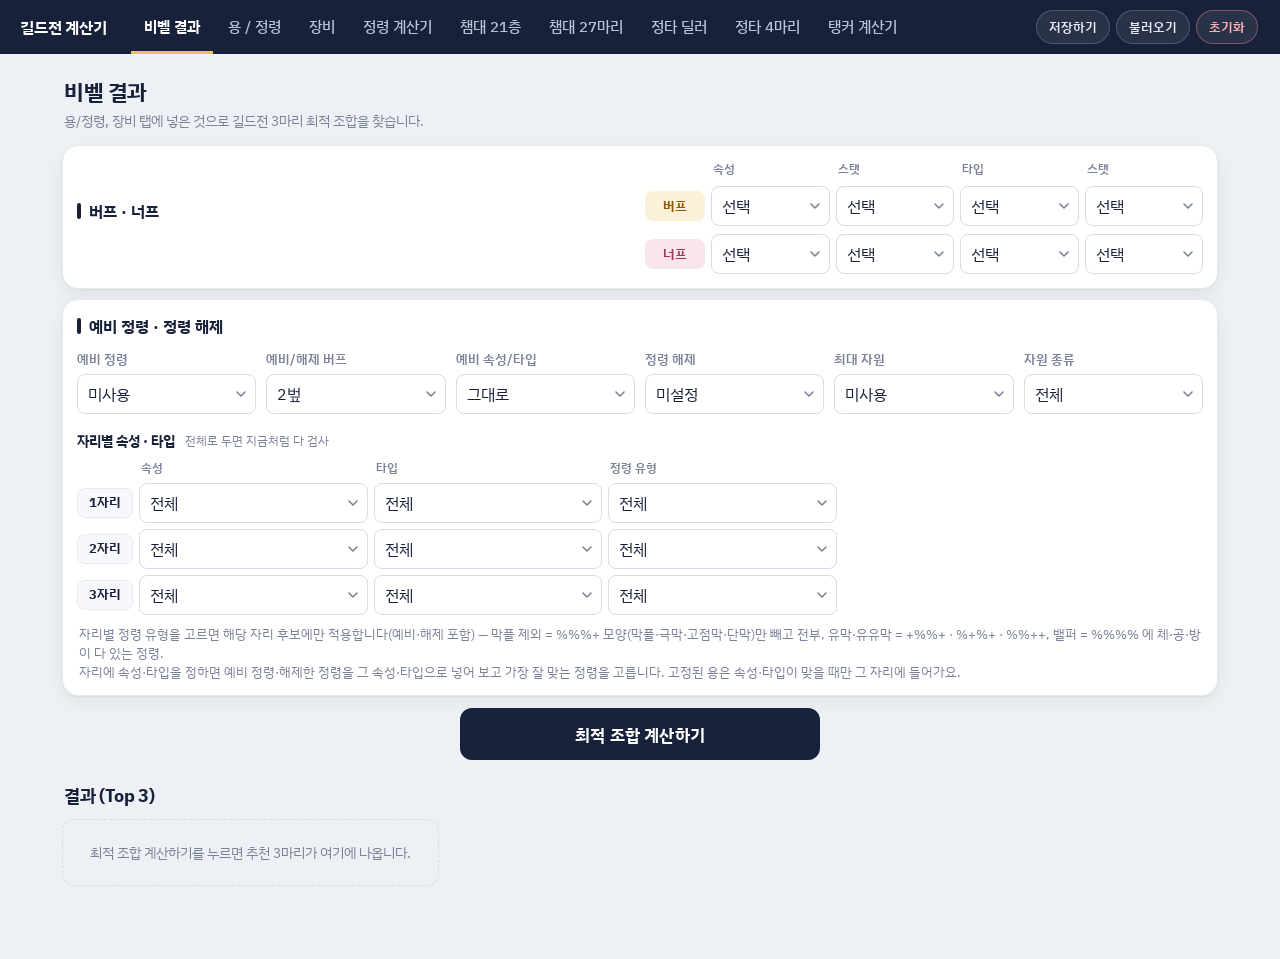
<file: index.html>
<!DOCTYPE html>
<html lang="ko">
<head>
<meta charset="UTF-8">
<script src="js/ui-mode.js?v=20261110d"></script>
<title>길드전 계산기</title>
<style>
  body { margin: 0; font-family: sans-serif; }
  .tabs {
    display: flex;
    background: #222;
  }
  .tab {
    padding: 10px 16px;
    color: #ccc;
    cursor: pointer;
    border-right: 1px solid #444;
  }
  .tab.active {
    background: #fff;
    color: #000;
    font-weight: bold;
  }
  .data-actions {
    margin-left: auto;
    display: flex;
    align-items: center;
    gap: 6px;
    padding: 0 10px;
  }
  .data-actions button {
    background: #333;
    color: #ddd;
    border: 1px solid #555;
    border-radius: 4px;
    padding: 5px 10px;
    font-size: 13px;
    cursor: pointer;
  }
  .data-actions button:hover { background: #444; color: #fff; }
  .data-actions button.danger { border-color: #844; color: #f99; }
  .data-actions button.danger:hover { background: #522; color: #fff; }
  #data-toast {
    position: fixed;
    top: 50px;
    right: 12px;
    background: #222;
    color: #fff;
    padding: 8px 14px;
    border-radius: 6px;
    font-size: 13px;
    opacity: 0;
    transition: opacity .2s;
    pointer-events: none;
    z-index: 10;
  }
  #data-toast.show { opacity: 1; }
  iframe {
    width: 100%;
    height: calc(100vh - 42px);
    border: none;
  }
</style>
</head>
<body>

<div class="tabs">
  <div class="tab active" data-src="result.html?v=20261110d">비벨 결과</div>
  <div class="tab" data-src="dragon.html?v=20261110d">용 / 정령</div>
  <div class="tab" data-src="gear.html?v=20261028d">장비</div>
  <div class="tab" data-src="spirit-calc.html?v=20261104">정령 계산기</div>
  <div class="tab" data-src="champ21.html?v=20261105h">챔대 21층</div>
  <div class="tab" data-src="champ-team.html?v=20261105h">챔대 27마리</div>
  <div class="tab" data-src="dealer-survive.html?v=20261102">정타 딜러</div>
  <div class="tab" data-src="dealer-team.html?v=20261030a">정타 4마리</div>
  <div class="tab" data-src="pve.html?mode=tank&v=20261102">탱커 계산기</div>
  <div class="data-actions">
    <button type="button" id="data-save" title="용/정령, 장비를 파일로 저장">저장하기</button>
    <button type="button" id="data-load" title="저장한 파일에서 용/정령, 장비 불러오기">불러오기</button>
    <button type="button" id="data-reset" class="danger" title="입력한 데이터 전부 지우기">초기화</button>
    <input type="file" id="data-file" accept=".json,application/json" hidden>
  </div>
</div>

<script>
  // 제목, 가로 스크롤 탭 묶음, ⋯ 메뉴 버튼을 만듦
  if (window.GUILD_UI && window.GUILD_UI.mode === "v2") (function () {
    const bar = document.querySelector(".tabs");
    const brand = document.createElement("div");
    brand.className = "brand"; brand.textContent = "길드전 계산기";
    const strip = document.createElement("nav");
    strip.className = "tab-strip"; strip.setAttribute("aria-label", "계산기 메뉴");
    bar.querySelectorAll(".tab").forEach(t => strip.appendChild(t));
    const more = document.createElement("button");
    more.type = "button"; more.id = "more-btn"; more.className = "more-btn";
    more.setAttribute("aria-label", "저장/불러오기/초기화 메뉴"); more.setAttribute("aria-expanded", "false");
    more.textContent = "⋯";
    bar.prepend(brand, strip, more);
  })();
</script>
<iframe id="view" src="result.html?v=20261110d"></iframe>
<script>
  // 새 디자인: 탭 안 페이지를 내용 높이만큼 늘리고 안쪽 스크롤을 꺼서, 화면 전체가 한 번만 스크롤되게 함.
  // 같은 사이트의 페이지라 바깥에서 직접 높이를 잴 수 있으므로, 안쪽 페이지 스크립트가 늦거나 캐시돼도 동작함.
  if (window.GUILD_UI && window.GUILD_UI.mode === "v2") (function () {
    const iframe = document.getElementById("view");
    const bar = document.querySelector(".tabs");
    iframe.setAttribute("scrolling", "no");
    const barH = () => bar.getBoundingClientRect().height;
    const screenH = () => Math.max(320, window.innerHeight - barH());

    function measure() {
      const d = iframe.contentDocument;
      if (!d || !d.body) return 0;
      const w = d.defaultView;
      let max = 0;
      for (const el of d.body.children) {
        const cs = w.getComputedStyle(el);
        if (cs.display === "none" || cs.position === "fixed" || el.tagName === "SCRIPT" || el.tagName === "STYLE") continue;
        max = Math.max(max, el.getBoundingClientRect().bottom + (parseFloat(cs.marginBottom) || 0));
      }
      const bs = w.getComputedStyle(d.body);
      max += (parseFloat(bs.paddingBottom) || 0) + (parseFloat(bs.marginBottom) || 0);
      if (d.compatMode === "CSS1Compat") {
        max = Math.max(max, d.body.scrollHeight + (parseFloat(bs.marginTop) || 0) + (parseFloat(bs.marginBottom) || 0));
      }
      return Math.ceil(max + (w.scrollY || 0)) + 12; // 여유분: 안쪽 스크롤을 껐으므로 끝이 잘리지 않게
    }
    let last = 0;
    function fit() {
      const h = measure();
      if (h > 0 && Math.abs(h - last) > 1) { last = h; iframe.style.height = h + "px"; }
    }
    let ro = null, mo = null;
    function attach() {
      last = 0;
      iframe.style.height = screenH() + "px";
      fit();
      try {
        const d = iframe.contentDocument;
        if (ro) ro.disconnect();
        if (mo) mo.disconnect();
        if (window.ResizeObserver) { ro = new ResizeObserver(fit); ro.observe(d.body); }
        mo = new MutationObserver(() => requestAnimationFrame(fit));
        mo.observe(d.body, { childList: true, subtree: true, attributes: true, characterData: true });
        d.defaultView.addEventListener("load", fit);
        if (d.fonts && d.fonts.ready) d.fonts.ready.then(fit);
      } catch (e) {}
    }
    iframe.addEventListener("load", attach);
    if (iframe.contentDocument && iframe.contentDocument.readyState !== "loading" && iframe.contentDocument.body) attach();
    setInterval(fit, 800);
    window.addEventListener("resize", () => { last = 0; fit(); });

    // 탭 바꾸면 맨 위로, 선택한 탭이 보이게
    document.querySelectorAll(".tab").forEach(tab => tab.addEventListener("click", () => {
      iframe.style.height = screenH() + "px"; last = 0;
      window.scrollTo(0, 0);
      tab.scrollIntoView({ block: "nearest", inline: "center" });
    }));

    // 안쪽 페이지 요청: 계산 결과 위치로 스크롤
    window.addEventListener("message", (e) => {
      if (e.source !== iframe.contentWindow) return;
      const m = e.data || {};
      if (m.type === "guild-ui-height") fit();
      if (m.type === "guild-ui-scroll") {
        fit();
        requestAnimationFrame(() => {
          const top = iframe.getBoundingClientRect().top + window.scrollY + m.y - barH() - 8;
          window.scrollTo({ top: Math.max(0, top), behavior: "smooth" });
        });
      }
    });

    // 휴대폰 ⋯ 메뉴 (저장/불러오기/초기화)
    const more = document.getElementById("more-btn");
    if (more) {
      more.addEventListener("click", (ev) => {
        ev.stopPropagation();
        const open = bar.classList.toggle("menu-open");
        more.setAttribute("aria-expanded", open ? "true" : "false");
      });
      document.addEventListener("click", (ev) => {
        if (!bar.contains(ev.target)) { bar.classList.remove("menu-open"); more.setAttribute("aria-expanded", "false"); }
      });
      bar.querySelectorAll(".data-actions button").forEach(b => b.addEventListener("click", () => bar.classList.remove("menu-open")));
    }
  })();
</script>
<div id="data-toast"></div>

<script>
  const tabs = document.querySelectorAll(".tab");
  const iframe = document.getElementById("view");

  tabs.forEach(tab => {
    tab.onclick = () => {
      tabs.forEach(t => t.classList.remove("active"));
      tab.classList.add("active");
      iframe.src = tab.dataset.src;
    };
  });

  // ===== 데이터 저장 / 불러오기 / 초기화 =====
  // 이 계산기가 쓰는 저장값만 다룸 (같은 주소의 다른 사이트 데이터는 건드리지 않음)
  // 초기화: 아래 접두어로 시작하는 전부 (비벨 결과, 딜러/탱커 계산기 포함)
  const DATA_PREFIXES = ["guild_", "dv1-"];
  // 저장하기/불러오기: 용 / 정령 / 장비만
  const BACKUP_KEYS = ["guild_dragon_data", "guild_spirit_data", "guild_gear_data"];
  const BACKUP_TAG = "guild-calculator-backup";

  function isOurKey(k) {
    return DATA_PREFIXES.some(p => k.startsWith(p));
  }
  function ourKeys() {
    const keys = [];
    for (let i = 0; i < localStorage.length; i++) {
      const k = localStorage.key(i);
      if (k && isOurKey(k)) keys.push(k);
    }
    return keys;
  }
  function toast(msg) {
    const t = document.getElementById("data-toast");
    t.textContent = msg;
    t.classList.add("show");
    clearTimeout(toast._timer);
    toast._timer = setTimeout(() => t.classList.remove("show"), 2200);
  }
  function stamp() {
    const d = new Date(), z = n => String(n).padStart(2, "0");
    return d.getFullYear() + z(d.getMonth() + 1) + z(d.getDate()) + "-" + z(d.getHours()) + z(d.getMinutes());
  }
  // 현재 탭을 잠깐 비워서 입력 중이던 자동저장이 덮어쓰지 않게 한 뒤 작업하고 다시 띄움
  function withViewPaused(work) {
    const src = iframe.getAttribute("src");
    const resume = () => {
      iframe.removeEventListener("load", resume);
      try { work(); } finally { iframe.src = src; }
    };
    iframe.addEventListener("load", resume);
    iframe.src = "about:blank";
  }

  document.getElementById("data-save").onclick = () => {
    // 프리셋 이름 묻기: 비워 두면 지금처럼 저장 시간으로, 취소하면 저장 안 함
    const input = window.prompt("프리셋 이름을 입력하세요.\n비워 두면 저장 시간으로 저장합니다 (예: 길드전계산기-" + stamp() + ").", "");
    if (input === null) return;
    const name = input.trim().replace(/\.json$/i, "").replace(/[\\/:*?"<>|\u0000-\u001f]/g, "_").slice(0, 80).trim();
    const fileName = (name || "길드전계산기-" + stamp()) + ".json";
    // 입력 직후 자동저장(0.3초 대기)이 끝나도록 잠깐 기다림
    setTimeout(() => {
      const keys = BACKUP_KEYS.filter(k => localStorage.getItem(k) !== null);
      if (!keys.length) { toast("저장할 데이터가 없습니다"); return; }
      const data = {};
      keys.forEach(k => { data[k] = localStorage.getItem(k); });
      const payload = { type: BACKUP_TAG, version: 1, name: name || null, savedAt: new Date().toISOString(), data };
      const blob = new Blob([JSON.stringify(payload, null, 1)], { type: "application/json" });
      const a = document.createElement("a");
      a.href = URL.createObjectURL(blob);
      a.download = fileName;
      document.body.appendChild(a);
      a.click();
      setTimeout(() => { URL.revokeObjectURL(a.href); a.remove(); }, 1000);
      toast("저장 완료: " + fileName);
    }, 400);
  };

  const fileInput = document.getElementById("data-file");
  document.getElementById("data-load").onclick = () => { fileInput.value = ""; fileInput.click(); };
  fileInput.onchange = () => {
    const file = fileInput.files && fileInput.files[0];
    if (!file) return;
    const reader = new FileReader();
    reader.onload = () => {
      let payload;
      try { payload = JSON.parse(reader.result); } catch (e) { payload = null; }
      if (!payload || payload.type !== BACKUP_TAG || !payload.data || typeof payload.data !== "object") {
        alert("이 계산기에서 저장한 파일이 아닙니다.");
        return;
      }
      const entries = Object.entries(payload.data).filter(([k, v]) => BACKUP_KEYS.includes(k) && typeof v === "string");
      if (!entries.length) { alert("파일에 불러올 데이터가 없습니다."); return; }
      const when = payload.savedAt ? new Date(payload.savedAt).toLocaleString() : "날짜 모름";
      const label = payload.name ? "\n프리셋 이름: " + payload.name : "";
      if (!confirm("지금 입력된 용/정령, 장비를 이 파일 내용으로 바꿉니다." + label + "\n저장 시각: " + when + "\n계속할까요?")) return;
      withViewPaused(() => {
        BACKUP_KEYS.forEach(k => localStorage.removeItem(k));
        entries.forEach(([k, v]) => localStorage.setItem(k, v));
        toast("불러왔습니다");
      });
    };
    reader.readAsText(file);
  };

  document.getElementById("data-reset").onclick = () => {
    if (!confirm("비벨 결과, 용/정령, 장비, 딜러/탱커 계산기까지 입력한 데이터를 전부 지웁니다.\n정말 초기화할까요?")) return;
    withViewPaused(() => {
      ourKeys().forEach(k => localStorage.removeItem(k));
      toast("초기화했습니다");
    });
  };
</script>

</body>
</html>
</file>
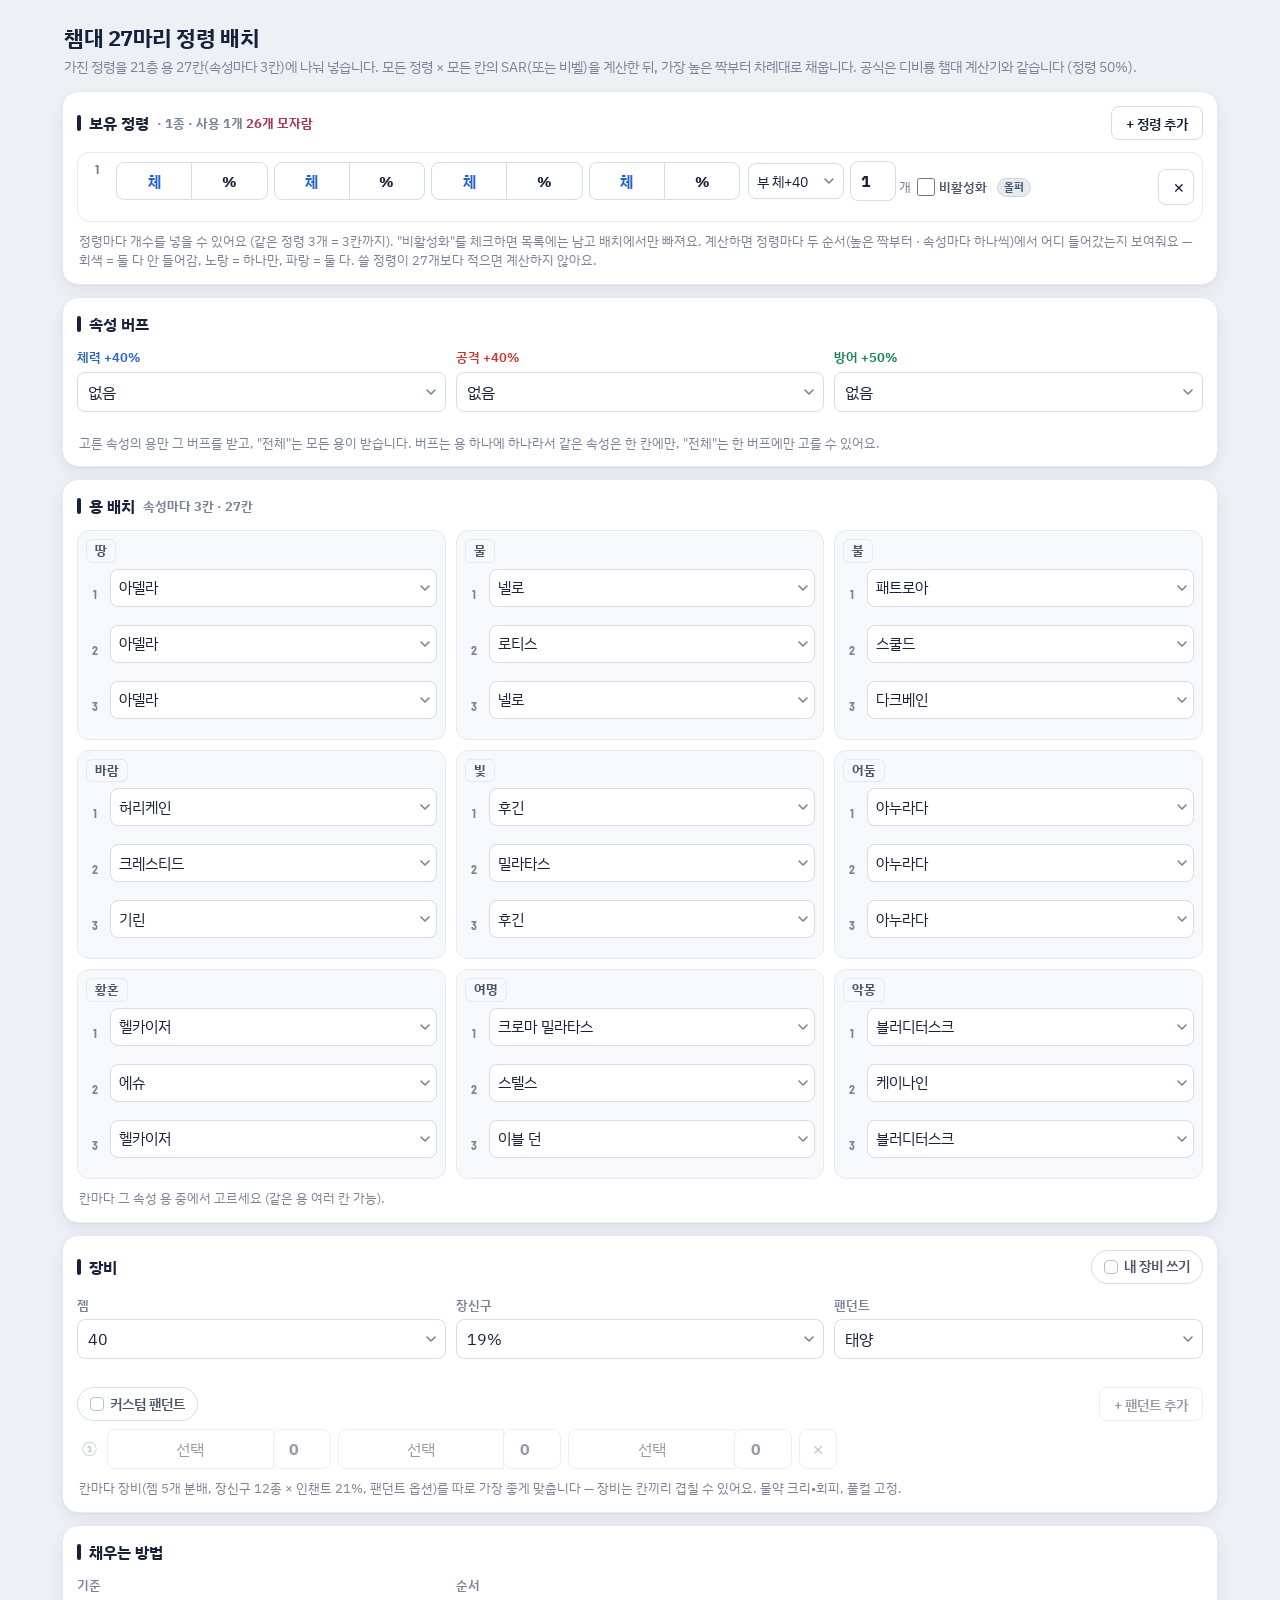
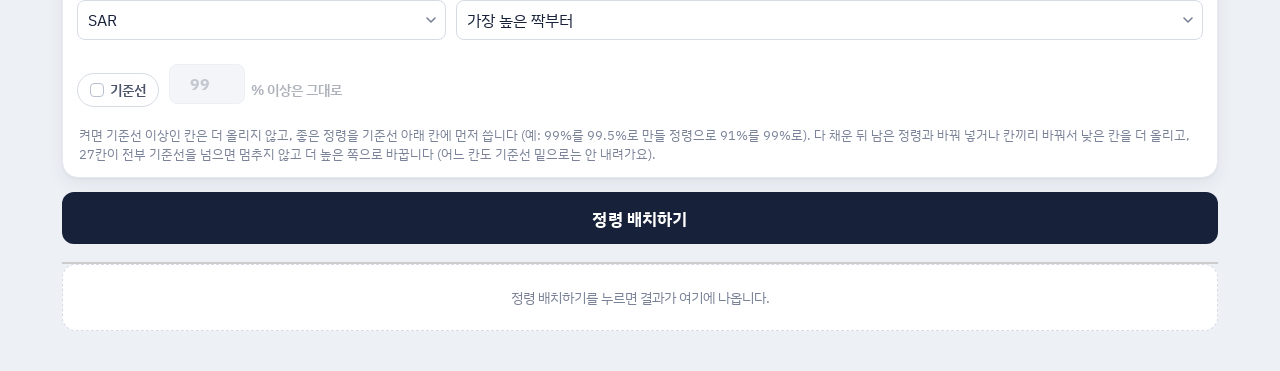
<file: champ-team.html>
<!DOCTYPE html>
<html lang="ko">
<head>
<meta charset="UTF-8">
<script src="js/ui-mode.js?v=20261110"></script>
<meta name="viewport" content="width=device-width, initial-scale=1">
<title>챔대 27마리</title>
<link rel="stylesheet" href="css/spirit-calc.css?v=20261104">
<link rel="stylesheet" href="css/champ21.css?v=20261105f">
<link rel="stylesheet" href="css/champ-team.css?v=20261105h">
</head>
<body>

<h1>챔대 27마리 정령 배치</h1>
<p class="k-sub">가진 정령을 21층 용 27칸(속성마다 3칸)에 나눠 넣습니다. 모든 정령 × 모든 칸의 SAR(또는 비벨)을 계산한 뒤, 가장 높은 짝부터 차례대로 채웁니다. 공식은 디비룡 챔대 계산기와 같습니다 (정령 50%).</p>

<section class="k-card">
  <div class="k-card-h"><h2>보유 정령 <small id="spCount"></small></h2>
    <div class="ct-actions">
      <button type="button" id="spAdd" class="k-btn-sm">+ 정령 추가</button>
    </div>
  </div>
  <div class="ct-sp-list" id="spList"></div>
  <p class="k-note">정령마다 개수를 넣을 수 있어요 (같은 정령 3개 = 3칸까지). "비활성화"를 체크하면 목록에는 남고 배치에서만 빠져요. 계산하면 정령마다 두 순서(높은 짝부터 · 속성마다 하나씩)에서 어디 들어갔는지 보여줘요 — 회색 = 둘 다 안 들어감, 노랑 = 하나만, 파랑 = 둘 다. 쓸 정령이 27개보다 적으면 계산하지 않아요.</p>
</section>

<section class="k-card">
  <div class="k-card-h"><h2>속성 버프</h2></div>
  <div class="k-grid k-grid-3">
    <label class="k-field"><span class="s-hp">체력 +40%</span><select id="buffHp"></select></label>
    <label class="k-field"><span class="s-atk">공격 +40%</span><select id="buffAtk"></select></label>
    <label class="k-field"><span class="s-def">방어 +50%</span><select id="buffDef"></select></label>
  </div>
  <p class="k-note">고른 속성의 용만 그 버프를 받고, "전체"는 모든 용이 받습니다. 버프는 용 하나에 하나라서 같은 속성은 한 칸에만, "전체"는 한 버프에만 고를 수 있어요.</p>
</section>

<section class="k-card">
  <div class="k-card-h"><h2>용 배치 <small>속성마다 3칸 · 27칸</small></h2></div>
  <div class="ct-attrs" id="attrGrid"></div>
  <p class="k-note">칸마다 그 속성 용 중에서 고르세요 (같은 용 여러 칸 가능).</p>
</section>

<section class="k-card">
  <div class="k-card-h"><h2>장비</h2>
    <div class="k-toggles"><label class="k-chip"><input type="checkbox" id="useMyGear"><span>내 장비 쓰기</span></label></div>
  </div>
  <div class="k-grid k-grid-3">
    <label class="k-field k-gearfield"><span>젬</span><select id="gemLevel"></select></label>
    <label class="k-field k-gearfield"><span>장신구</span><select id="accLevel"></select></label>
    <label class="k-field k-gearfield"><span>팬던트</span>
      <select id="penKind"><option>없음</option><option>달</option><option selected>태양</option></select>
    </label>
  </div>
  <p class="k-note k-mygear-note" id="myGearNote" hidden></p>
  <div class="k-sub-h k-gearfield">
    <label class="k-chip"><input type="checkbox" id="customPenOn"><span>커스텀 팬던트</span></label>
    <button type="button" id="customPenAdd" class="k-btn-sm" disabled>+ 팬던트 추가</button>
  </div>
  <div class="custom-pendant-container k-gearfield disabled-ui" id="customPenList"></div>
  <p class="k-note">칸마다 장비(젬 5개 분배, 장신구 12종 × 인챈트 21%, 팬던트 옵션)를 따로 가장 좋게 맞춥니다 — 장비는 칸끼리 겹칠 수 있어요. 물약 크리•회피, 풀컬 고정.</p>
</section>

<section class="k-card">
  <div class="k-card-h"><h2>채우는 방법</h2></div>
  <div class="k-grid k-grid-3">
    <label class="k-field"><span>기준</span>
      <select id="critMode">
        <option value="sar">SAR</option>
        <option value="tar">TAR</option>
        <option value="vval">비벨</option>
      </select>
    </label>
    <label class="k-field cm-span2"><span>순서</span>
      <select id="fillMode">
        <option value="global">가장 높은 짝부터</option>
        <option value="round">속성마다 하나씩 (땅·물·…·악몽 1번째 → 2번째 → 3번째)</option>
      </select>
    </label>
  </div>
  <div class="ct-lock" id="lockBox">
    <label class="k-chip"><input type="checkbox" id="lockOn"><span>기준선</span></label>
    <label class="ct-lock-v"><input type="number" id="lockVal" min="50" max="100" step="0.1" value="99" inputmode="decimal" aria-label="기준선 %"><span>% 이상은 그대로</span></label>
  </div>
  <p class="k-note" id="lockNote">켜면 기준선 이상인 칸은 더 올리지 않고, 좋은 정령을 기준선 아래 칸에 먼저 씁니다 (예: 99%를 99.5%로 만들 정령으로 91%를 99%로). 다 채운 뒤 남은 정령과 바꿔 넣거나 칸끼리 바꿔서 낮은 칸을 더 올리고, 27칸이 전부 기준선을 넘으면 멈추지 않고 더 높은 쪽으로 바꿉니다 (어느 칸도 기준선 밑으로는 안 내려가요).</p>
</section>

<button type="button" id="calcButton">정령 배치하기</button>
<div class="result-area cm-result" id="ctResult"><div class="k-empty">정령 배치하기를 누르면 결과가 여기에 나옵니다.</div></div>

<script src="js/spirit-grade.js?v=20261026"></script>
<script src="js/champ21-engine.js?v=20261105h"></script>
<script src="js/champ21-tar.js?v=20261105"></script>
<script src="js/champ-team.js?v=20261105h"></script>
</body>
</html>
</file>
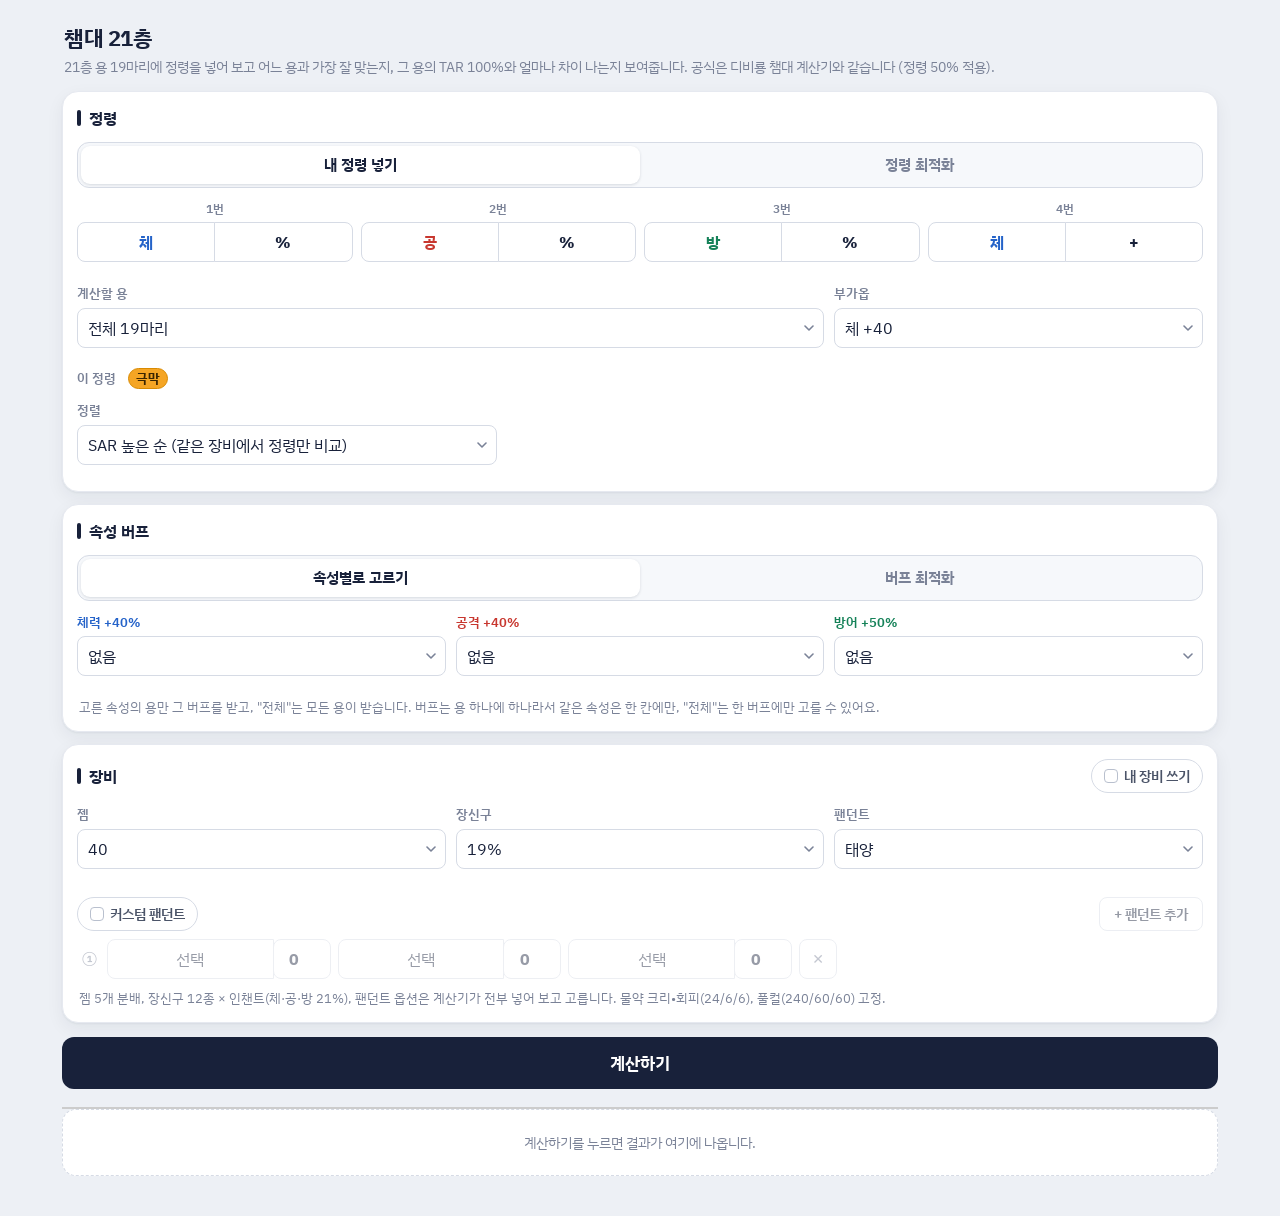
<file: champ21.html>
<!DOCTYPE html>
<html lang="ko">
<head>
<meta charset="UTF-8">
<script src="js/ui-mode.js?v=20261110"></script>
<meta name="viewport" content="width=device-width, initial-scale=1">
<title>챔대 21층</title>
<link rel="stylesheet" href="css/spirit-calc.css?v=20261104">
<link rel="stylesheet" href="css/champ21.css?v=20261105f">
</head>
<body>

<h1>챔대 21층</h1>
<p class="k-sub">21층 용 19마리에 정령을 넣어 보고 어느 용과 가장 잘 맞는지, 그 용의 TAR 100%와 얼마나 차이 나는지 보여줍니다. 공식은 디비룡 챔대 계산기와 같습니다 (정령 50% 적용).</p>

<section class="k-card">
  <div class="k-card-h"><h2>정령</h2></div>
  <div class="cm-seg" role="radiogroup" aria-label="정령 정하기">
    <label class="cm-seg-btn"><input type="radio" name="spMode" value="input" checked><span>내 정령 넣기</span></label>
    <label class="cm-seg-btn"><input type="radio" name="spMode" value="opt"><span>정령 최적화</span></label>
  </div>

  <div id="spInput" class="cm-block">
    <div class="k-slots" id="spSlots"></div>
    <div class="k-grid k-grid-3" style="margin-top:10px">
      <label class="k-field cm-span2"><span>계산할 용</span><select id="inTarget"></select></label>
      <label class="k-field"><span>부가옵</span>
        <select id="spBonus"><option value="0">체 +40</option><option value="1">공 +10</option><option value="2">방 +10</option></select>
      </label>
    </div>
    <div class="cm-grade-line"><span>이 정령</span><div id="spGrade" class="cm-grade-box">-</div></div>
  </div>

  <div id="spOpt" class="cm-block" hidden>
    <div class="k-grid k-grid-3">
      <label class="k-field cm-span2"><span>최적화할 용</span><select id="optTarget"></select></label>
      <label class="k-field"><span>보여줄 정령 수</span>
        <select id="optLimit"><option value="10">10개</option><option value="20" selected>20개</option><option value="50">50개</option></select>
      </label>
    </div>
    <p class="k-note">고른 용(또는 그 속성 용 전부)에 정령 3,888가지와 장비 조합을 전부 넣어 보고, 비벨 높은 정령을 뽑아 아래 정렬 순서로 보여줍니다.</p>
  </div>
  <div class="k-grid cm-sort-grid" style="margin-top:12px">
    <label class="k-field"><span>정렬</span>
      <select id="sortMode">
        <option value="sar">SAR 높은 순 (같은 장비에서 정령만 비교)</option>
        <option value="tar">TAR 높은 순 (디비룡, 장비 포함)</option>
        <option value="vval">비벨 높은 순</option>
      </select>
    </label>
  </div>
</section>

<section class="k-card">
  <div class="k-card-h"><h2>속성 버프</h2></div>
  <div class="cm-seg" role="radiogroup" aria-label="버프 정하기">
    <label class="cm-seg-btn"><input type="radio" name="buffMode" value="attr" checked><span>속성별로 고르기</span></label>
    <label class="cm-seg-btn"><input type="radio" name="buffMode" value="opt"><span>버프 최적화</span></label>
  </div>
  <div id="buffOptBox" class="cm-block" hidden>
    <p class="k-note" style="margin-top:0">용마다 버프 없음 · 체 +40% · 공 +40% · 방 +50%를 전부 계산해서 어느 버프에서 가장 좋은지 보여줍니다. TAR 도 그 버프 기준(TAR 100% 표의 같은 버프)으로 매깁니다.</p>
  </div>
  <div class="k-grid k-grid-3" id="buffAttrBox">
    <label class="k-field"><span class="s-hp">체력 +40%</span><select id="buffHp" class="cm-attr"></select></label>
    <label class="k-field"><span class="s-atk">공격 +40%</span><select id="buffAtk" class="cm-attr"></select></label>
    <label class="k-field"><span class="s-def">방어 +50%</span><select id="buffDef" class="cm-attr"></select></label>
  </div>
  <p class="k-note" id="buffAttrNote">고른 속성의 용만 그 버프를 받고, "전체"는 모든 용이 받습니다. 버프는 용 하나에 하나라서 같은 속성은 한 칸에만, "전체"는 한 버프에만 고를 수 있어요.</p>
</section>

<section class="k-card">
  <div class="k-card-h"><h2>장비</h2>
    <div class="k-toggles"><label class="k-chip"><input type="checkbox" id="useMyGear"><span>내 장비 쓰기</span></label></div>
  </div>
  <div class="k-grid k-grid-3">
    <label class="k-field k-gearfield"><span>젬</span><select id="gemLevel"></select></label>
    <label class="k-field k-gearfield"><span>장신구</span><select id="accLevel"></select></label>
    <label class="k-field k-gearfield"><span>팬던트</span>
      <select id="penKind"><option>없음</option><option>달</option><option selected>태양</option></select>
    </label>
  </div>
  <p class="k-note k-mygear-note" id="myGearNote" hidden></p>
  <div class="k-sub-h k-gearfield">
    <label class="k-chip"><input type="checkbox" id="customPenOn"><span>커스텀 팬던트</span></label>
    <button type="button" id="customPenAdd" class="k-btn-sm" disabled>+ 팬던트 추가</button>
  </div>
  <div class="custom-pendant-container k-gearfield disabled-ui" id="customPenList"></div>
  <p class="k-note">젬 5개 분배, 장신구 12종 × 인챈트(체·공·방 21%), 팬던트 옵션은 계산기가 전부 넣어 보고 고릅니다. 물약 크리•회피(24/6/6), 풀컬(240/60/60) 고정.</p>
</section>

<button type="button" id="calcButton">계산하기</button>
<div class="result-area cm-result" id="cmResult"><div class="k-empty">계산하기를 누르면 결과가 여기에 나옵니다.</div></div>

<script src="js/spirit-grade.js?v=20261026"></script>
<script src="js/champ21-engine.js?v=20261105h"></script>
<script src="js/champ21-tar.js?v=20261105"></script>
<script src="js/champ21.js?v=20261105g"></script>
</body>
</html>
</file>
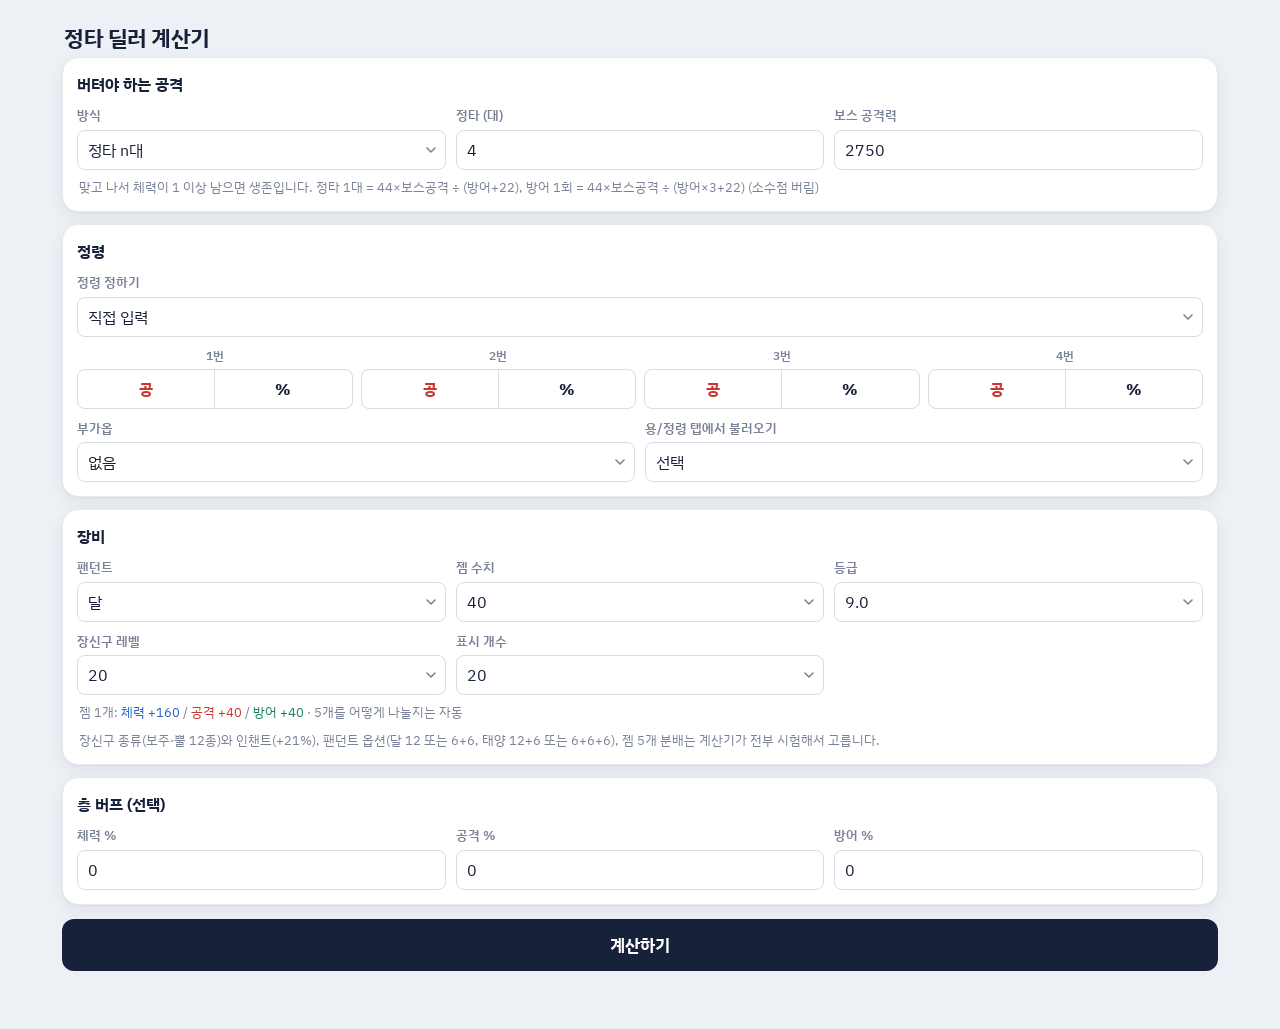
<file: dealer-survive.html>
<!DOCTYPE html>
<html lang="ko">
<head>
<meta charset="UTF-8">
<script src="js/ui-mode.js?v=20261110"></script>
<meta name="viewport" content="width=device-width, initial-scale=1">
<title>정타 딜러 계산기</title>
<link rel="stylesheet" href="css/dealer.css?v=20261030c">
</head>
<body>

<h1>정타 딜러 계산기</h1>

<div class="ds-card">
  <h2>버텨야 하는 공격</h2>
  <div class="ds-grid three">
    <label class="ds-field"><span>방식</span>
      <select id="hitMode">
        <option value="hit">정타 n대</option>
        <option value="guard">정타 n대 + 방어 m회</option>
      </select>
    </label>
    <label class="ds-field"><span>정타 (대)</span><input type="number" id="hits" min="0" max="99" value="4" inputmode="numeric"></label>
    <label class="ds-field" id="guardField"><span>방어 (회)</span><input type="number" id="guards" min="0" max="99" value="1" inputmode="numeric"></label>
    <label class="ds-field"><span>보스 공격력</span><input type="number" id="bossAtk" min="1" value="2750" inputmode="numeric"></label>
  </div>
  <p class="ds-note">맞고 나서 체력이 1 이상 남으면 생존입니다. 정타 1대 = 44×보스공격 ÷ (방어+22), 방어 1회 = 44×보스공격 ÷ (방어×3+22) (소수점 버림)</p>
</div>

<div class="ds-card">
  <h2>정령</h2>
  <label class="ds-field" style="margin-bottom:10px"><span>정령 정하기</span>
    <select id="spiritMode">
      <option value="manual">직접 입력</option>
      <option value="allAtk">최적화 · 올공퍼 (공% 4개, 부가옵만 고름)</option>
      <option value="allPct">최적화 · 올퍼 (%%%% 형태 전부)</option>
      <option value="noMakple">최적화 · 막플 제외 (%%%+ 빼고 전부)</option>
      <option value="all">최적화 · 전체 (모든 형태)</option>
    </select>
  </label>
  <p class="ds-note ds-hide" id="spiritModeNote" style="margin:0"></p>
  <div id="spiritManual" class="ds-manual">
  <div class="ds-spirit" id="spiritSlots"></div>
  <div class="ds-grid" style="margin-top:10px">
    <label class="ds-field"><span>부가옵</span>
      <select id="spiritBonus">
        <option value="없음">없음</option><option value="체">체 +40</option><option value="공">공 +10</option><option value="방">방 +10</option>
      </select>
    </label>
    <label class="ds-field"><span>용/정령 탭에서 불러오기</span>
      <select id="spiritImport"><option value="">선택</option></select>
    </label>
  </div>
  </div>
</div>

<div class="ds-card">
  <h2>장비</h2>
  <div class="ds-grid three">
    <label class="ds-field"><span>팬던트</span>
      <select id="pendantKind"><option value="달">달</option><option value="태양">태양</option></select>
    </label>
    <label class="ds-field"><span>젬 수치</span>
      <select id="gemValue"></select>
    </label>
    <label class="ds-field"><span>등급</span>
      <select id="grade"><option value="9.0">9.0</option><option value="8.0">8.0</option><option value="7.0">7.0</option></select>
    </label>
    <label class="ds-field"><span>장신구 레벨</span>
      <select id="accMode">
        <option value="20">20</option>
        <option value="19">19</option>
        <option value="18">18</option>
        <option value="17">17</option>
      </select>
    </label>
    <label class="ds-field"><span>표시 개수</span>
      <select id="limit"><option>10</option><option selected>20</option><option>50</option><option>100</option></select>
    </label>
  </div>
  <p class="ds-note" id="gemNote"></p>
  <p class="ds-note">장신구 종류(보주·뿔 12종)와 인챈트(+21%), 팬던트 옵션(달 12 또는 6+6, 태양 12+6 또는 6+6+6), 젬 5개 분배는 계산기가 전부 시험해서 고릅니다.</p>
</div>

<div class="ds-card">
  <h2>층 버프 (선택)</h2>
  <div class="ds-grid three">
    <label class="ds-field"><span class="s-hp">체력 %</span><input type="number" id="buffHp" min="0" value="0" inputmode="numeric"></label>
    <label class="ds-field"><span class="s-atk">공격 %</span><input type="number" id="buffAtk" min="0" value="0" inputmode="numeric"></label>
    <label class="ds-field"><span class="s-def">방어 %</span><input type="number" id="buffDef" min="0" value="0" inputmode="numeric"></label>
  </div>
</div>

<button type="button" id="calcButton">계산하기</button>

<div id="result"></div>

<script src="js/shared.js"></script>
<script src="js/spirit-grade.js?v=20261026"></script>
<script src="js/dealer-survive-engine.js?v=20261102"></script>
<script src="js/dealer-survive.js?v=20261102"></script>
</body>
</html>
</file>
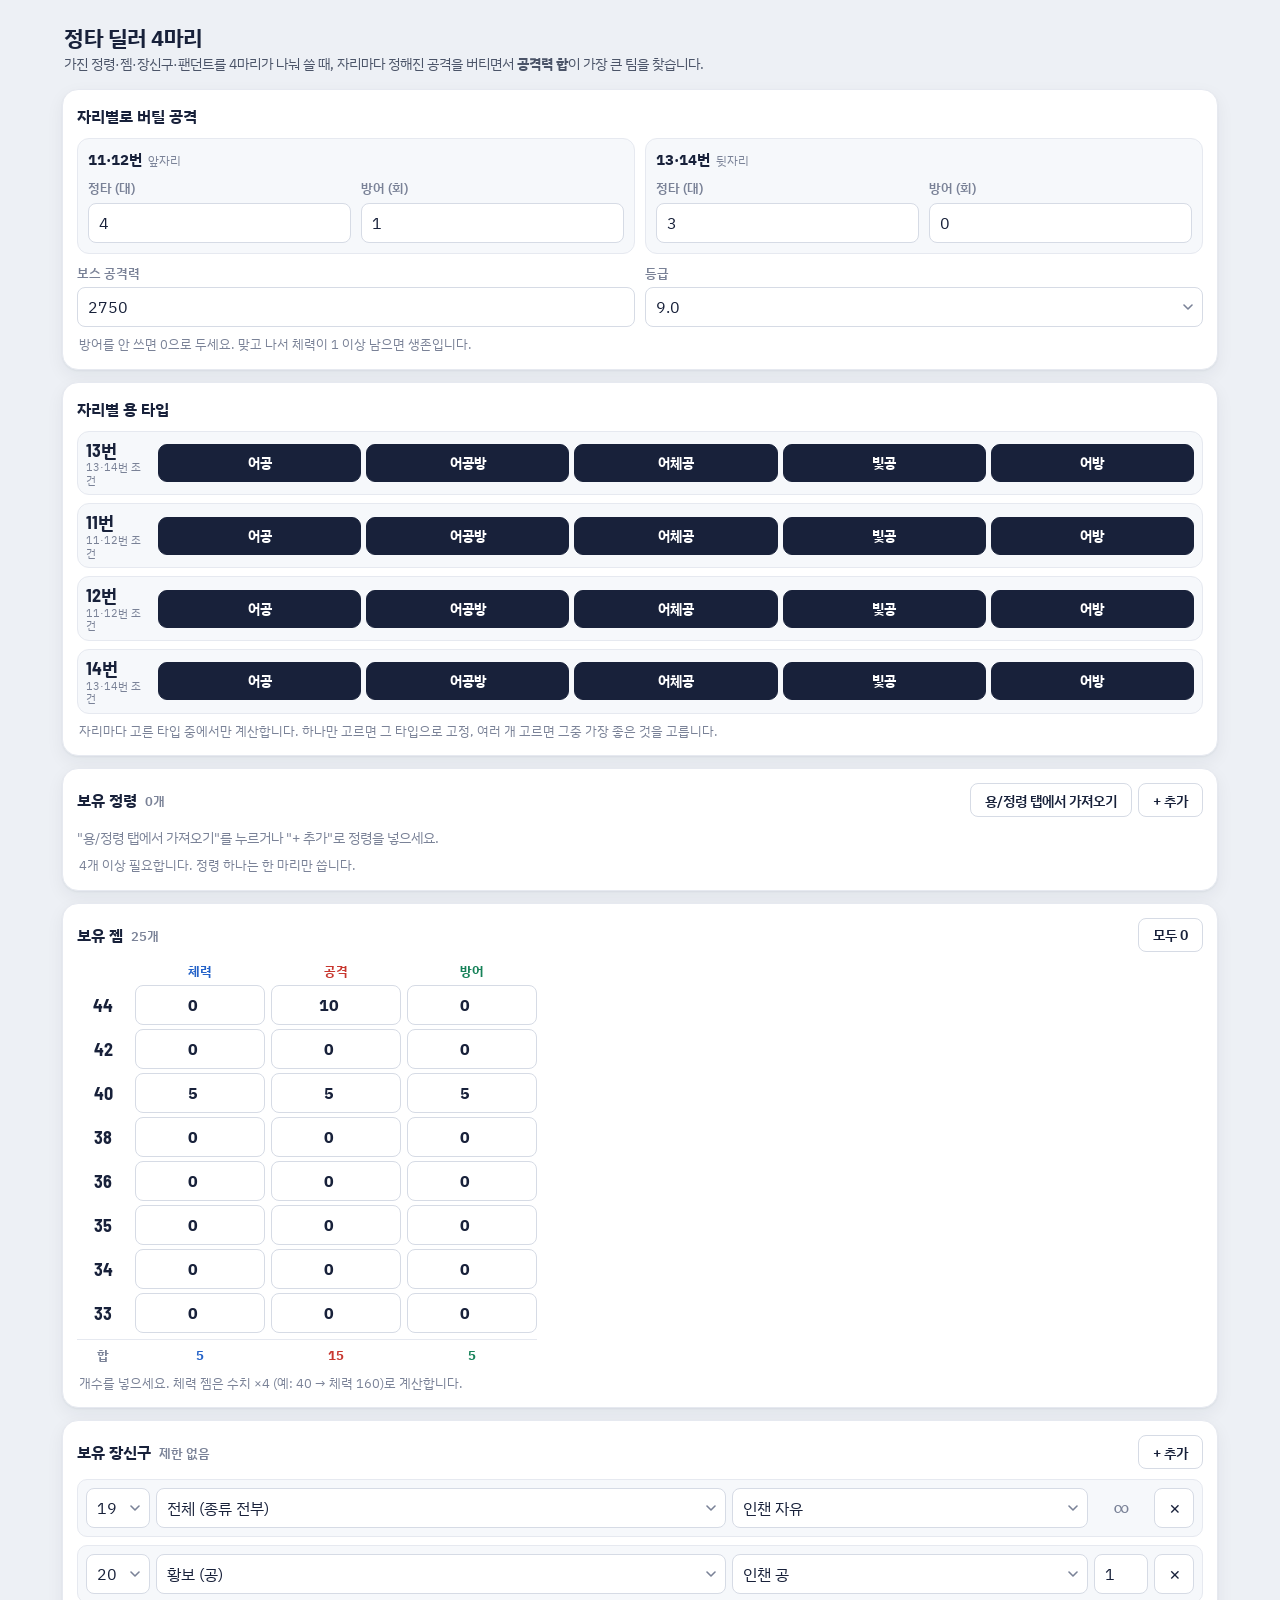
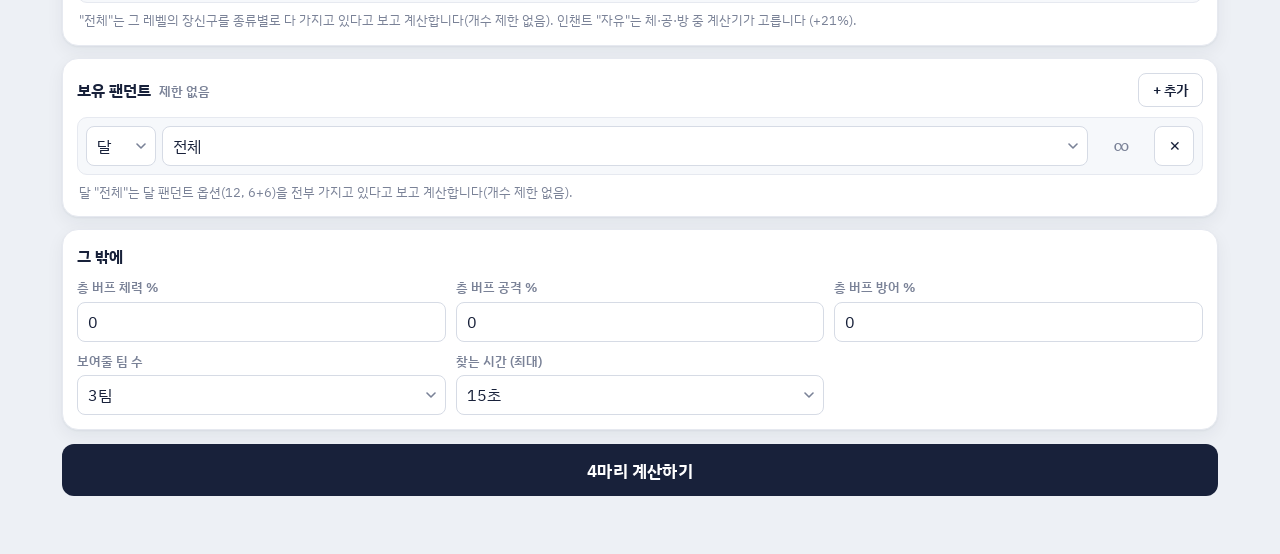
<file: dealer-team.html>
<!DOCTYPE html>
<html lang="ko">
<head>
<meta charset="UTF-8">
<script src="js/ui-mode.js?v=20261110"></script>
<meta name="viewport" content="width=device-width, initial-scale=1">
<title>정타 딜러 4마리</title>
<link rel="stylesheet" href="css/dealer.css?v=20261030c">
</head>
<body>

<h1>정타 딜러 4마리</h1>
<p class="ds-lead">가진 정령·젬·장신구·팬던트를 4마리가 나눠 쓸 때, 자리마다 정해진 공격을 버티면서 <b>공격력 합</b>이 가장 큰 팀을 찾습니다.</p>

<div class="ds-card">
  <h2>자리별로 버틸 공격</h2>
  <div class="dt-seats">
    <div class="dt-seat">
      <div class="dt-seat-h"><b>11·12번</b><span>앞자리</span></div>
      <div class="ds-grid">
        <label class="ds-field"><span>정타 (대)</span><input type="number" id="hitsA" min="0" max="99" value="4" inputmode="numeric"></label>
        <label class="ds-field"><span>방어 (회)</span><input type="number" id="guardsA" min="0" max="99" value="1" inputmode="numeric"></label>
      </div>
    </div>
    <div class="dt-seat">
      <div class="dt-seat-h"><b>13·14번</b><span>뒷자리</span></div>
      <div class="ds-grid">
        <label class="ds-field"><span>정타 (대)</span><input type="number" id="hitsB" min="0" max="99" value="3" inputmode="numeric"></label>
        <label class="ds-field"><span>방어 (회)</span><input type="number" id="guardsB" min="0" max="99" value="0" inputmode="numeric"></label>
      </div>
    </div>
  </div>
  <div class="ds-grid" style="margin-top:10px">
    <label class="ds-field"><span>보스 공격력</span><input type="number" id="bossAtk" min="1" value="2750" inputmode="numeric"></label>
    <label class="ds-field"><span>등급</span>
      <select id="grade"><option value="9.0">9.0</option><option value="8.0">8.0</option><option value="7.0">7.0</option></select>
    </label>
  </div>
  <p class="ds-note">방어를 안 쓰면 0으로 두세요. 맞고 나서 체력이 1 이상 남으면 생존입니다.</p>
</div>

<div class="ds-card">
  <h2>자리별 용 타입</h2>
  <div class="dt-seat-types" id="typeChecks"></div>
  <p class="ds-note">자리마다 고른 타입 중에서만 계산합니다. 하나만 고르면 그 타입으로 고정, 여러 개 고르면 그중 가장 좋은 것을 고릅니다.</p>
</div>

<div class="ds-card">
  <div class="dt-card-h"><h2>보유 정령 <small id="spiritCount"></small></h2>
    <div class="dt-actions"><button type="button" id="spiritImport">용/정령 탭에서 가져오기</button><button type="button" id="spiritAdd">+ 추가</button></div></div>
  <div class="dt-list" id="spiritList"></div>
  <p class="ds-note">4개 이상 필요합니다. 정령 하나는 한 마리만 씁니다.</p>
</div>

<div class="ds-card">
  <div class="dt-card-h"><h2>보유 젬 <small id="gemCount"></small></h2>
    <div class="dt-actions"><button type="button" id="gemClear">모두 0</button></div></div>
  <div class="dt-gems" id="gemGrid"></div>
  <p class="ds-note">개수를 넣으세요. 체력 젬은 수치 ×4 (예: 40 → 체력 160)로 계산합니다.</p>
</div>

<div class="ds-card">
  <div class="dt-card-h"><h2>보유 장신구 <small id="accCount"></small></h2>
    <div class="dt-actions"><button type="button" id="accAdd">+ 추가</button></div></div>
  <div class="dt-list" id="accList"></div>
  <p class="ds-note">"전체"는 그 레벨의 장신구를 종류별로 다 가지고 있다고 보고 계산합니다(개수 제한 없음). 인챈트 "자유"는 체·공·방 중 계산기가 고릅니다 (+21%).</p>
</div>

<div class="ds-card">
  <div class="dt-card-h"><h2>보유 팬던트 <small id="penCount"></small></h2>
    <div class="dt-actions"><button type="button" id="penAdd">+ 추가</button></div></div>
  <div class="dt-list" id="penList"></div>
  <p class="ds-note">달 "전체"는 달 팬던트 옵션(12, 6+6)을 전부 가지고 있다고 보고 계산합니다(개수 제한 없음).</p>
</div>

<div class="ds-card">
  <h2>그 밖에</h2>
  <div class="ds-grid three">
    <label class="ds-field"><span class="s-hp">층 버프 체력 %</span><input type="number" id="buffHp" min="0" value="0" inputmode="numeric"></label>
    <label class="ds-field"><span class="s-atk">층 버프 공격 %</span><input type="number" id="buffAtk" min="0" value="0" inputmode="numeric"></label>
    <label class="ds-field"><span class="s-def">층 버프 방어 %</span><input type="number" id="buffDef" min="0" value="0" inputmode="numeric"></label>
    <label class="ds-field"><span>보여줄 팀 수</span>
      <select id="topK"><option value="1">1팀</option><option value="3" selected>3팀</option><option value="5">5팀</option></select>
    </label>
    <label class="ds-field"><span>찾는 시간 (최대)</span>
      <select id="timeLimit"><option value="6000">6초</option><option value="15000" selected>15초</option><option value="40000">40초</option></select>
    </label>
  </div>
</div>

<button type="button" id="calcButton">4마리 계산하기</button>
<div id="result"></div>

<script src="js/shared.js"></script>
<script src="js/spirit-grade.js?v=20261026"></script>
<script src="js/dealer-survive-engine.js?v=20261028c"></script>
<script src="js/dealer-team-engine.js?v=20261028f"></script>
<script src="js/dealer-team.js?v=20261030a"></script>
</body>
</html>
</file>
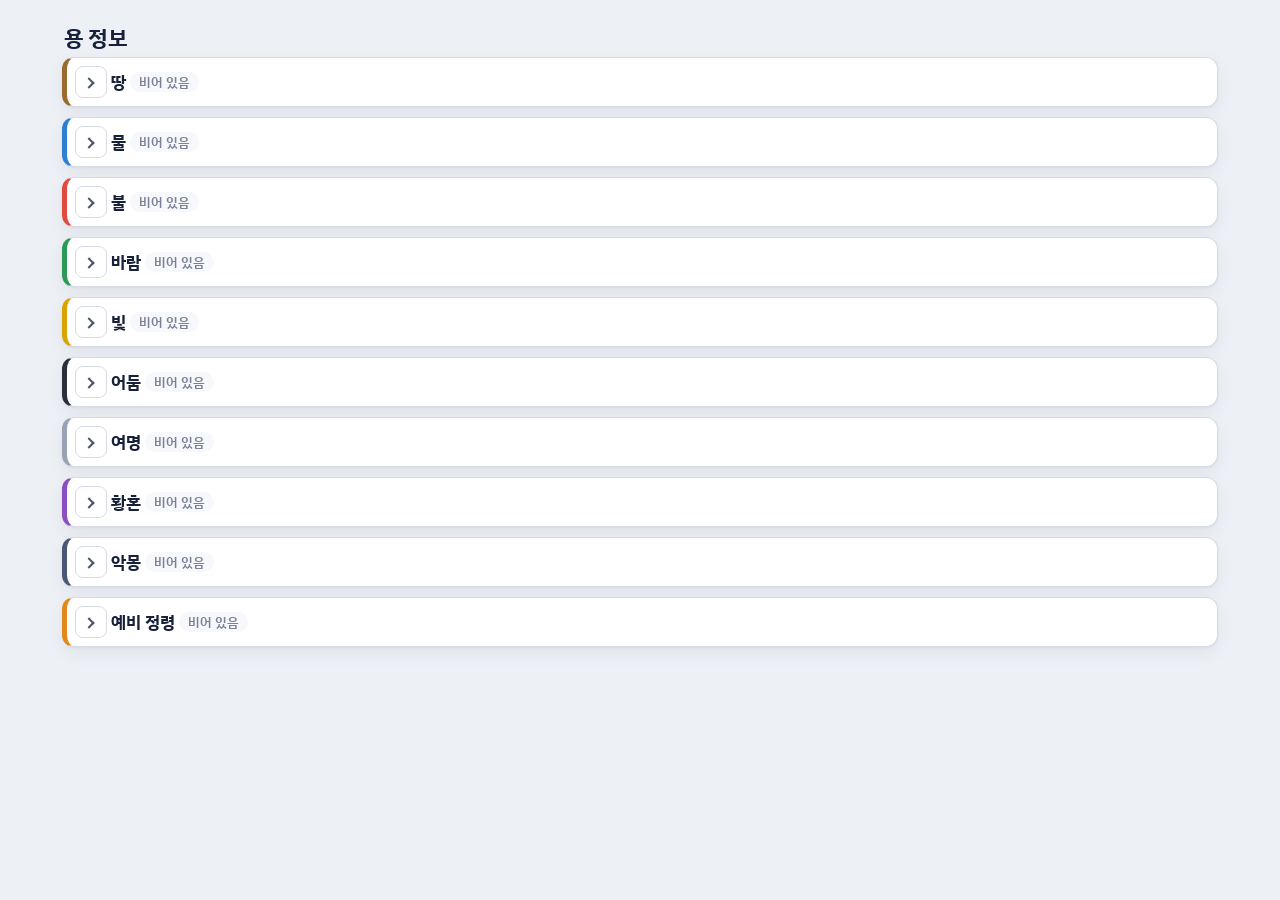
<file: dragon.html>
<script src="js/shared.js"></script>
<!DOCTYPE html>
<html lang="ko">
<head>
<link rel="stylesheet" href="css/common.css">
<link rel="stylesheet" href="css/dragon.css?v=20261110d">
<meta charset="UTF-8">
<script src="js/ui-mode.js?v=20261110b"></script>
<title>용 / 정령 설정</title>
<style>
  body { font-family: sans-serif; }
  .attr { border: 1px solid #aaa; margin: 8px; padding: 8px; }
  .header { display: flex; align-items: center; gap: 8px; }
  .slots { margin-top: 8px; }
  .slot {
    border: 1px dashed #666;
    padding: 6px;
    margin-bottom: 6px;
    display: grid;
    grid-template-columns: repeat(4, 1fr);
    gap: 4px;
  }
</style>
</head>
<body>

<h1>용 정보</h1>

<div id="container"></div>


<script src="js/dragon.js?v=20261110d"></script>
</body>
</html>
</file>
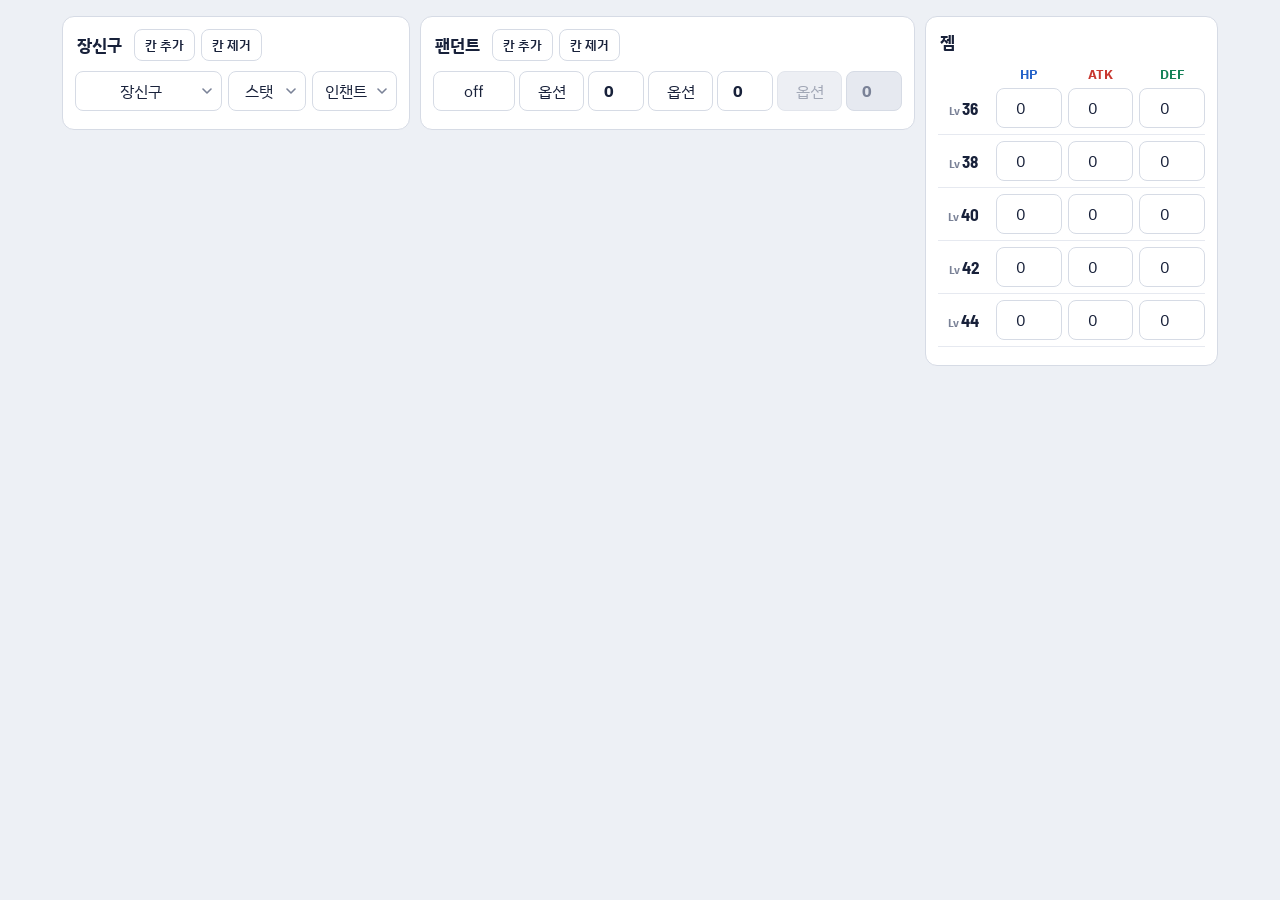
<file: gear.html>
<!DOCTYPE html>
<html lang="ko">
<head>
    <meta charset="UTF-8">
<script src="js/ui-mode.js?v=20261110"></script>
    <meta name="viewport" content="width=device-width, initial-scale=1.0">
    <title>계산기</title>

    <link rel="stylesheet" href="css/common.css">
    <link rel="stylesheet" href="css/gear.css">
</head>

<body>

<div class="gear">

    <div class="gear-section accessory">
        <h2>장신구</h2>
        <button id="add-accessory">칸 추가</button>
        <button id="remove-accessory">칸 제거</button>
        <div id="accessory-container"></div>
    </div>

    <div class="gear-section pendant">
        <h2>팬던트</h2>
        <button id="add-pendant">칸 추가</button>
        <button id="remove-pendant">칸 제거</button>
        <div id="pendant-container"></div>
    </div>

    <div class="gear-section gem">
        <h2>젬</h2>
        <button id="add-gem" style="display:none;">추가</button> 
        <div class="gem-header">
            <span></span> <span>HP</span>
            <span>ATK</span>
            <span>DEF</span>
        </div>
        <div id="gem-container"></div>
    </div>

</div>

<script src="js/shared.js"></script>
<script src="js/gear.js"></script>

</body>
</html>
</file>
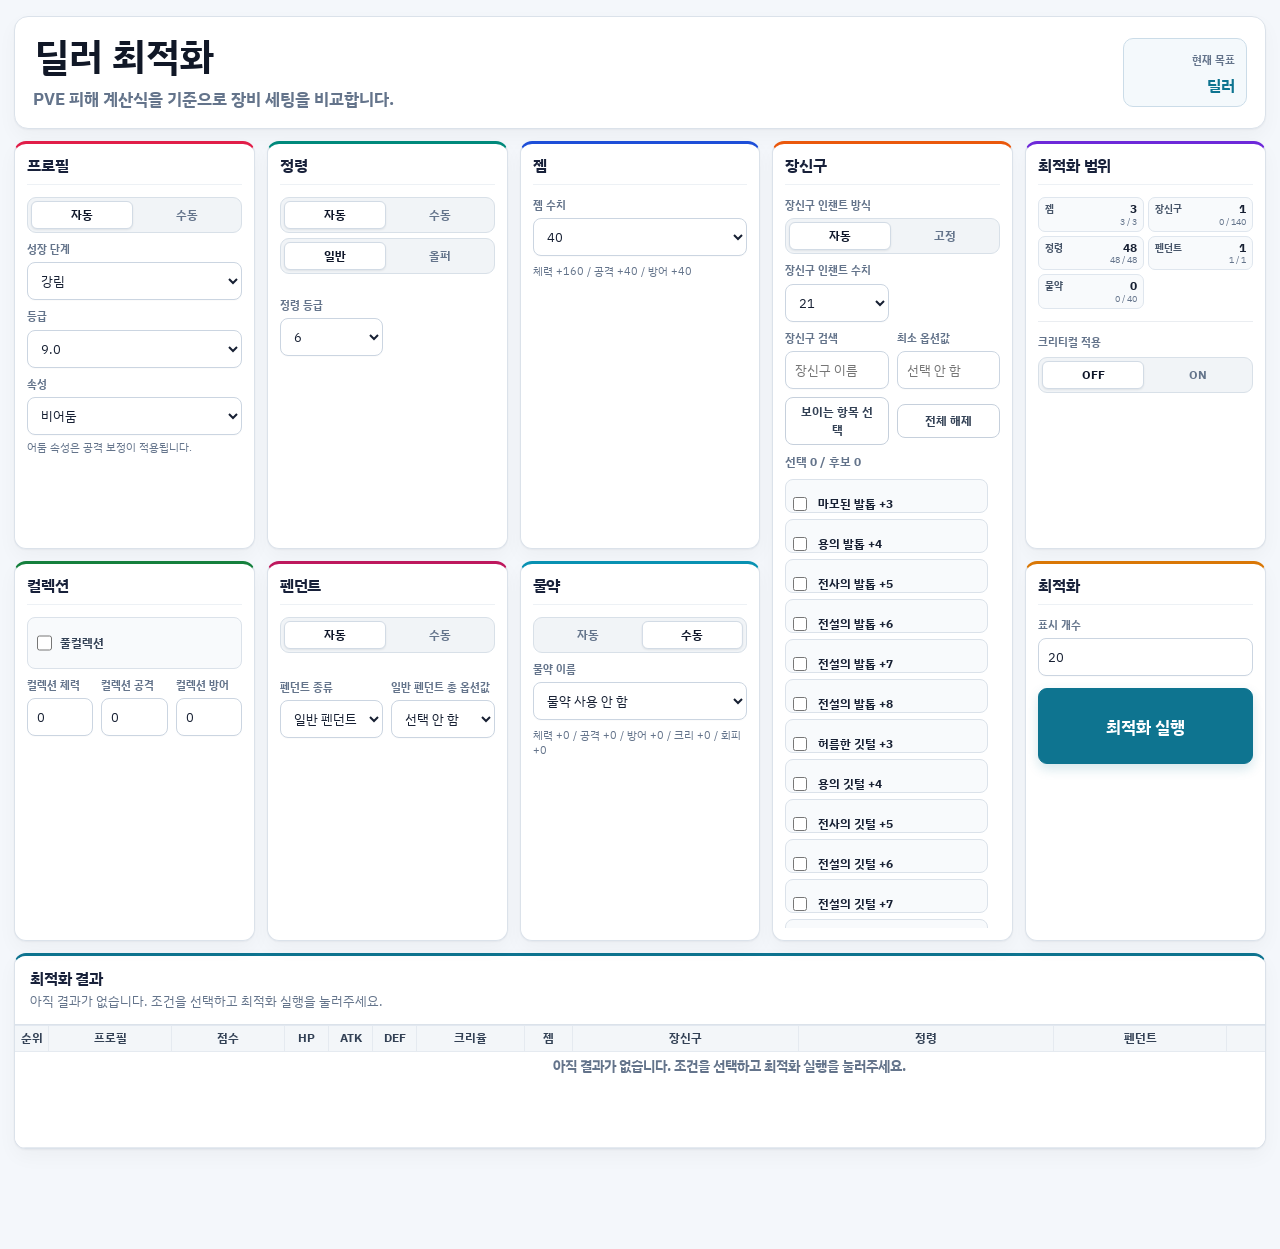
<file: pve.html>
<!DOCTYPE html>
<html lang="ko">
<head>
<meta charset="UTF-8">
<script src="js/ui-mode.js?v=20261110"></script>
<meta name="viewport" content="width=device-width, initial-scale=1.0">
<title>PVE 계산기</title>
<link rel="stylesheet" href="css/pve.css?v=20261102d">
</head>
<body>
<div id="root"><p style="padding:24px;font-family:sans-serif;color:#666">계산기를 불러오는 중입니다...</p></div>
<script src="js/pve-boot.js?v=4"></script>
<script src="js/pve-pendants.js?v=20261102b"></script>
<script src="js/pve-app.js?v=20261102"></script>
</body>
</html>
</file>
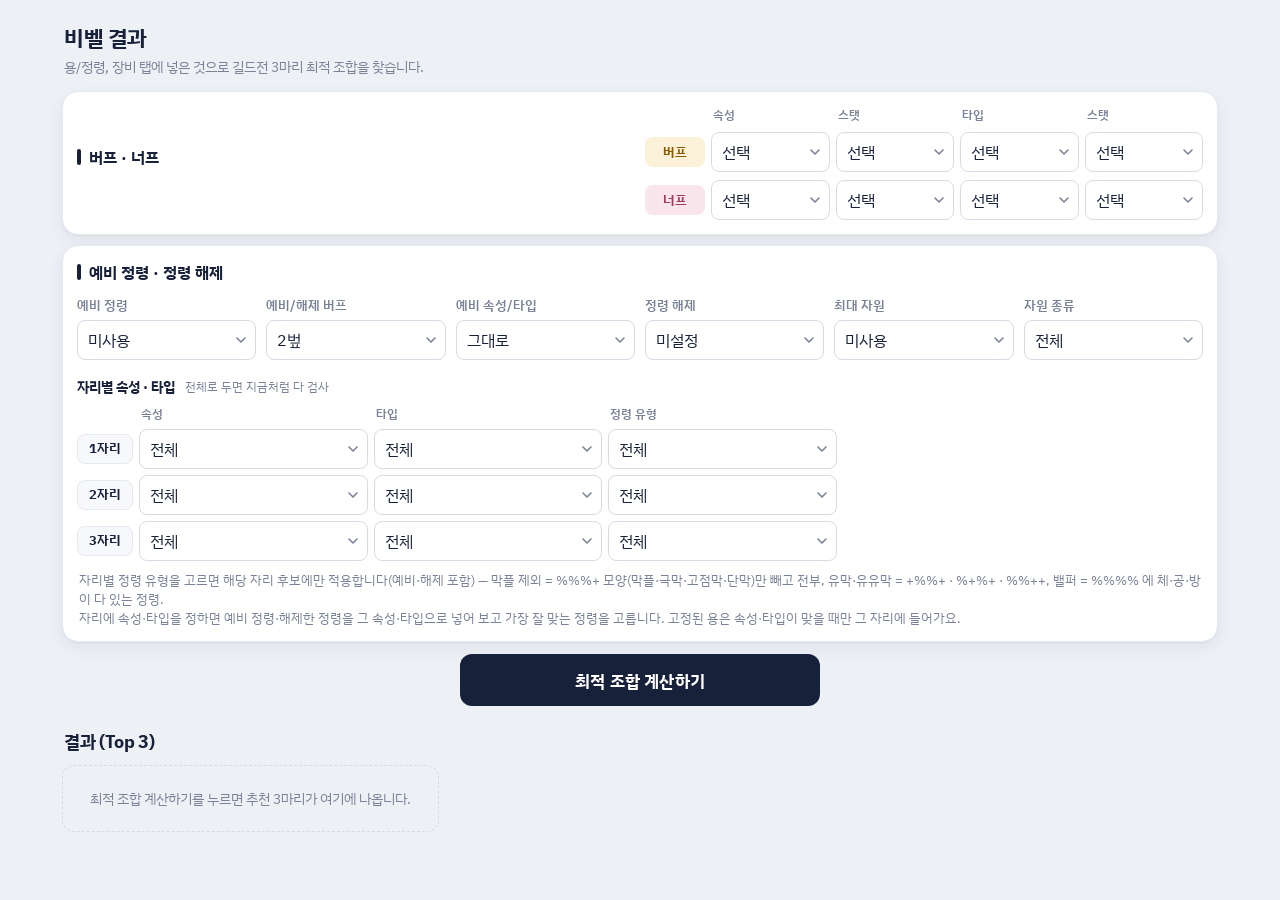
<file: result.html>
<!DOCTYPE html>
<html lang="ko">
<head>
<meta charset="UTF-8">
<script src="js/ui-mode.js?v=20261110d"></script>
<title>길드전 결과</title>
<link rel="stylesheet" href="css/common.css">
<link rel="stylesheet" href="css/result.css">
</head>
<body>

    <div id="loading-overlay">
    <div id="loading-text">최적 조합 계산 중... (0%)</div>
    <div class="progress-bar">
        <div id="loading-fill" class="progress-fill"></div>
    </div>
    <div style="font-size:14px; margin-top:10px; color:#ddd;">잠시만 기다려주세요.</div>
</div>

<h1 class="page-title">비벨 결과</h1>
<p class="k-sub">용/정령, 장비 탭에 넣은 것으로 길드전 3마리 최적 조합을 찾습니다.</p>

<section class="k-card" id="config-section">
  <div class="k-card-h"><h2>버프 · 너프</h2></div>
  <div class="k-bn">
    <div class="k-bn-row k-bn-head"><span></span><span>속성</span><span>스탯</span><span>타입</span><span>스탯</span></div>
    <div class="k-bn-row">
      <span class="k-tag buff">버프</span>
      <select id="buff-attr" aria-label="버프 속성"><option>선택</option><option>땅</option><option>물</option><option>불</option><option>바람</option><option>빛</option><option>어둠</option><option>여명</option><option>황혼</option><option>악몽</option></select>
      <select id="buff-stat1" class="k-stat" aria-label="버프 속성 스탯"><option value="선택">선택</option><option value="체">HP</option><option value="공">ATK</option><option value="방">DEF</option></select>
      <select id="buff-type" aria-label="버프 타입"><option>선택</option><option>체</option><option>공</option><option>방</option><option>체공</option><option>체방</option><option>공방</option></select>
      <select id="buff-stat2" class="k-stat" aria-label="버프 타입 스탯"><option value="선택">선택</option><option value="체">HP</option><option value="공">ATK</option><option value="방">DEF</option></select>
    </div>
    <div class="k-bn-row">
      <span class="k-tag nerf">너프</span>
      <select id="debuff-attr" aria-label="너프 속성"><option>선택</option><option>땅</option><option>물</option><option>불</option><option>바람</option><option>빛</option><option>어둠</option><option>여명</option><option>황혼</option><option>악몽</option></select>
      <select id="debuff-stat1" class="k-stat" aria-label="너프 속성 스탯"><option value="선택">선택</option><option value="체">HP</option><option value="공">ATK</option><option value="방">DEF</option></select>
      <select id="debuff-type" aria-label="너프 타입"><option>선택</option><option>체</option><option>공</option><option>방</option><option>체공</option><option>체방</option><option>공방</option></select>
      <select id="debuff-stat2" class="k-stat" aria-label="너프 타입 스탯"><option value="선택">선택</option><option value="체">HP</option><option value="공">ATK</option><option value="방">DEF</option></select>
    </div>
  </div>
</section>

<section class="k-card">
  <div class="k-card-h"><h2>예비 정령 · 정령 해제</h2></div>
  <div class="k-grid k-grid-6">
    <label class="k-field"><span>예비 정령</span>
      <select id="reserve-count"><option value="0">미사용</option><option value="1">1마리</option><option value="2">2마리</option><option value="3">전부</option></select>
    </label>
    <label class="k-field"><span>예비/해제 버프</span>
      <select id="reserve-buff-mode"><option value="2buff">2벞</option><option value="1buff">1벞</option><option value="both">전체</option></select>
    </label>
    <label class="k-field"><span>예비 속성/타입</span>
      <select id="reserve-type-mode"><option value="asis">그대로</option><option value="attrUnified">속성 통일</option><option value="typeUnified">타입 통일</option><option value="allUnified">전체 통일</option></select>
    </label>
    <label class="k-field"><span>정령 해제</span>
      <select id="spirit-unlock"><option value="off">미설정</option><option value="attrFixed">속성만 고정</option><option value="typeFixed">타입만 고정</option><option value="all">전체</option></select>
    </label>
    <label class="k-field"><span>최대 자원</span>
      <select id="max-resource"><option value="off">미사용</option><option value="preview">버프참고만</option><option value="result">결과만</option><option value="all">전체</option></select>
    </label>
    <label class="k-field"><span>자원 종류</span>
      <select id="max-resource-type"><option value="all">전체</option><option value="pen">팬던트</option><option value="acc">장신구</option><option value="gem">젬</option><option value="pen+acc">팬던트+장신구</option><option value="pen+gem">팬던트+젬</option><option value="acc+gem">장신구+젬</option></select>
    </label>
  </div>
  <div class="k-sub-h"><b>자리별 속성 · 타입</b><small>전체로 두면 지금처럼 다 검사</small></div>
  <div class="k-seats">
    <div class="k-seat-row k-seat-head"><span></span><span>속성</span><span>타입</span><span>정령 유형</span></div>
    <div class="k-seat-row"><span class="k-tag seat">1자리</span><select id="seat1-attr" aria-label="1자리 속성"><option value="">전체</option><option>땅</option><option>물</option><option>불</option><option>바람</option><option>빛</option><option>어둠</option><option>황혼</option><option>여명</option><option>악몽</option></select><select id="seat1-type" aria-label="1자리 타입"><option value="">전체</option><option>체</option><option>공</option><option>방</option><option>체공</option><option>체방</option><option>공방</option></select><select id="seat1-kind" aria-label="1자리 정령 유형"><option value="all">전체</option><option value="noMakple">막플 제외</option><option value="yumak">유막·유유막</option><option value="balper">밸퍼</option></select></div>
    <div class="k-seat-row"><span class="k-tag seat">2자리</span><select id="seat2-attr" aria-label="2자리 속성"><option value="">전체</option><option>땅</option><option>물</option><option>불</option><option>바람</option><option>빛</option><option>어둠</option><option>황혼</option><option>여명</option><option>악몽</option></select><select id="seat2-type" aria-label="2자리 타입"><option value="">전체</option><option>체</option><option>공</option><option>방</option><option>체공</option><option>체방</option><option>공방</option></select><select id="seat2-kind" aria-label="2자리 정령 유형"><option value="all">전체</option><option value="noMakple">막플 제외</option><option value="yumak">유막·유유막</option><option value="balper">밸퍼</option></select></div>
    <div class="k-seat-row"><span class="k-tag seat">3자리</span><select id="seat3-attr" aria-label="3자리 속성"><option value="">전체</option><option>땅</option><option>물</option><option>불</option><option>바람</option><option>빛</option><option>어둠</option><option>황혼</option><option>여명</option><option>악몽</option></select><select id="seat3-type" aria-label="3자리 타입"><option value="">전체</option><option>체</option><option>공</option><option>방</option><option>체공</option><option>체방</option><option>공방</option></select><select id="seat3-kind" aria-label="3자리 정령 유형"><option value="all">전체</option><option value="noMakple">막플 제외</option><option value="yumak">유막·유유막</option><option value="balper">밸퍼</option></select></div>
  </div>
  <p class="k-note">자리별 정령 유형을 고르면 해당 자리 후보에만 적용합니다(예비·해제 포함) — 막플 제외 = %%%+ 모양(막플·극막·고점막·단막)만 빼고 전부, 유막·유유막 = +%%+ · %+%+ · %%++, 밸퍼 = %%%% 에 체·공·방이 다 있는 정령.<br>자리에 속성·타입을 정하면 예비 정령·해제한 정령을 그 속성·타입으로 넣어 보고 가장 잘 맞는 정령을 고릅니다. 고정된 용은 속성·타입이 맞을 때만 그 자리에 들어가요.</p>
</section>

<div class="calc-wrap">
  <button id="calc-btn">최적 조합 계산하기</button>
</div>

<h1 class="result-title">결과 (Top 3)</h1>
<div id="result-container">
  <div class="container result-card" id="result1">
    <h3>1순위</h3>
    <div class="vval-display">-</div>
  </div>
  <div class="container result-card" id="result2">
    <h3>2순위</h3>
    <div class="vval-display">-</div>
  </div>
  <div class="container result-card" id="result3">
    <h3>3순위</h3>
    <div class="vval-display">-</div>
  </div>
</div>

<script src="js/shared.js"></script>
<script src="js/spirit-grade.js?v=20261026"></script>
<script src="js/exact-optimizer.js?v=20261110b"></script>
<script src="js/tar.js?v=20261110d"></script>
<script src="js/result.js?v=20261110d"></script>
</body>
</html>
</file>
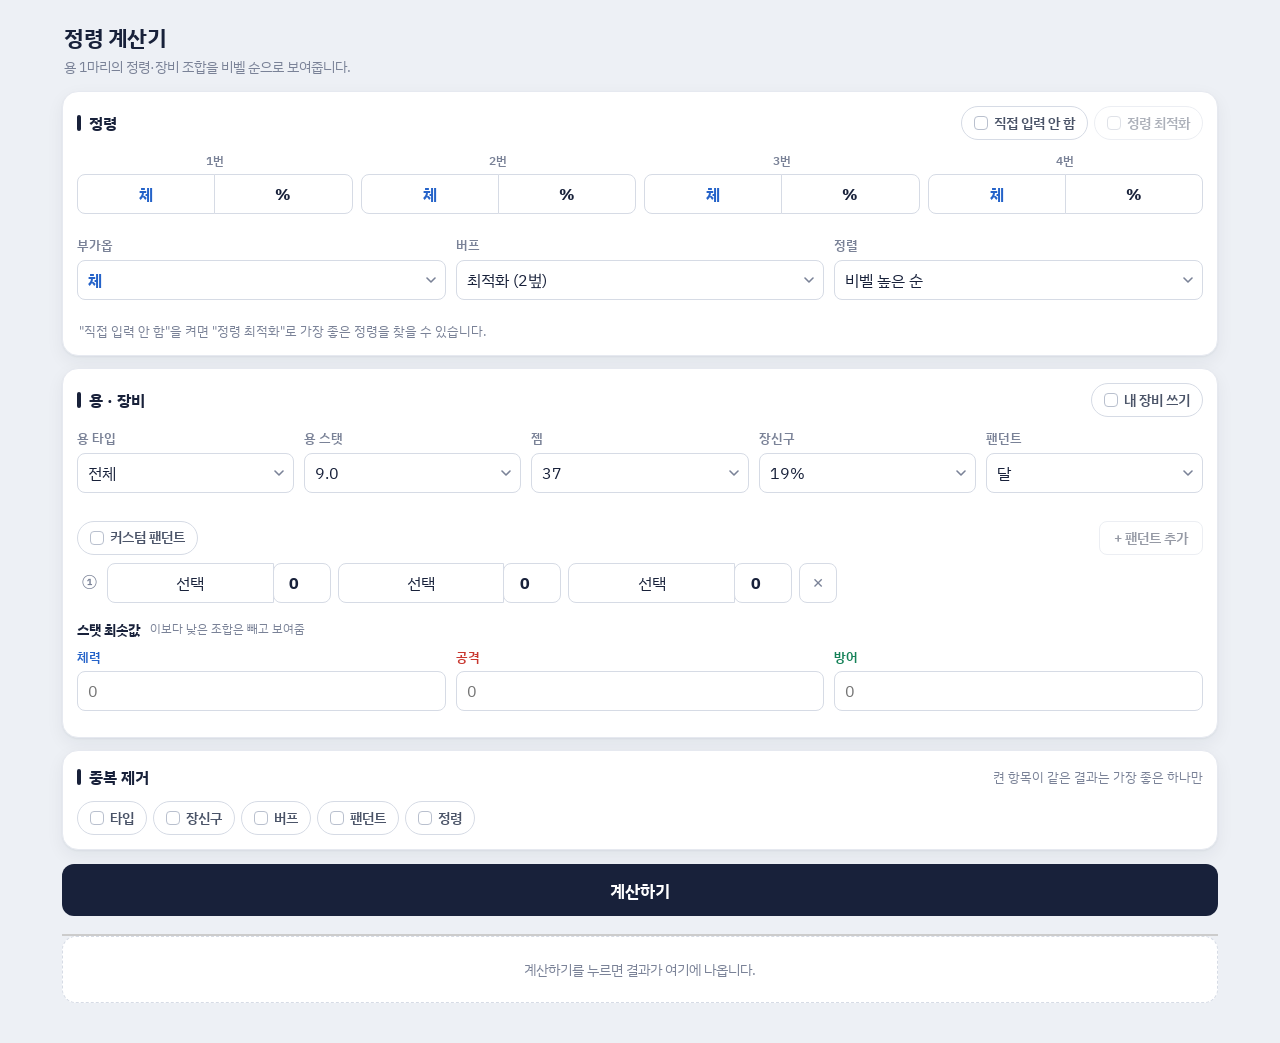
<file: spirit-calc.html>
<!DOCTYPE html>
<html lang="ko">
<head>
  <meta charset="UTF-8">
<script src="js/ui-mode.js?v=20261110"></script>
  <title>비벨 계산기</title>
  <link rel="stylesheet" href="css/spirit-calc.css?v=20261104">
</head>
<body>

<h1>정령 계산기</h1>
<p class="k-sub">용 1마리의 정령·장비 조합을 비벨 순으로 보여줍니다.</p>

<section class="k-card">
  <div class="k-card-h"><h2>정령</h2>
    <div class="k-toggles">
      <label class="k-chip"><input type="checkbox" id="spiritDisabled"><span>직접 입력 안 함</span></label>
      <label class="k-chip"><input type="checkbox" id="spiritOptimize" disabled><span>정령 최적화</span></label>
    </div>
  </div>
  <div class="spirit-ui">
    <div class="k-slots">
        <div class="k-slot"><span>1번</span><div class="k-pair"><select class="spirit-stat" aria-label="1번 스탯"><option>체</option><option>공</option><option>방</option></select><select class="spirit-type" aria-label="1번 종류"><option>%</option><option>+</option></select></div></div>
        <div class="k-slot"><span>2번</span><div class="k-pair"><select class="spirit-stat" aria-label="2번 스탯"><option>체</option><option>공</option><option>방</option></select><select class="spirit-type" aria-label="2번 종류"><option>%</option><option>+</option></select></div></div>
        <div class="k-slot"><span>3번</span><div class="k-pair"><select class="spirit-stat" aria-label="3번 스탯"><option>체</option><option>공</option><option>방</option></select><select class="spirit-type" aria-label="3번 종류"><option>%</option><option>+</option></select></div></div>
        <div class="k-slot"><span>4번</span><div class="k-pair"><select class="spirit-stat" aria-label="4번 스탯"><option>체</option><option>공</option><option>방</option></select><select class="spirit-type" aria-label="4번 종류"><option>%</option><option>+</option></select></div></div>
    </div>
  </div>
  <div class="k-grid k-grid-3" style="margin-top:10px">
    <label class="k-field"><span>부가옵</span><select id="spirit-bonus"><option>체</option><option>공</option><option>방</option></select></label>
    <label class="k-field"><span>버프</span>
      <select id="buffMode">
        <option>최적화 (2벞)</option><option>1벞 최적화</option><option>체체</option><option>공공</option><option>방방</option><option>체방</option><option>체공</option><option>공방</option><option>체</option><option>공</option><option>방</option><option>버프 없음</option>
      </select>
    </label>
    <label class="k-field"><span>정렬</span>
      <select id="sortMode"><option value="vval">비벨 높은 순</option><option value="tarFixed">TAR 높은 순</option></select>
    </label>
  </div>
  <p class="k-note">"직접 입력 안 함"을 켜면 "정령 최적화"로 가장 좋은 정령을 찾을 수 있습니다.</p>
</section>

<section class="k-card">
  <div class="k-card-h"><h2>용 · 장비</h2>
    <div class="k-toggles">
      <label class="k-chip"><input type="checkbox" id="useMyGear"><span>내 장비 쓰기</span></label>
    </div>
  </div>
  <div class="k-grid k-grid-5">
    <label class="k-field"><span>용 타입</span>
      <select class="dragon-type"><option>전체</option><option>체</option><option>공</option><option>방</option><option>체공</option><option>체방</option><option>공방</option></select>
    </label>
    <label class="k-field"><span>용 스탯</span>
      <select class="dragon-stat"><option value="10">10.0</option><option value="9" selected>9.0</option><option value="8">8.0</option><option value="7">7.0</option></select>
    </label>
    <label class="k-field k-gearfield"><span>젬</span>
      <select class="gem-select"><option value="44">44</option><option value="42">42</option><option value="40">40</option><option value="39">39</option><option value="38">38</option><option value="37" selected>37</option><option value="36">36</option></select>
    </label>
    <label class="k-field k-gearfield"><span>장신구</span>
      <select class="accessory-select"><option>20%</option><option selected>19%</option><option>18%</option></select>
    </label>
    <label class="k-field k-gearfield"><span>팬던트</span>
      <select class="pendant-select"><option>없음</option><option selected>달</option><option>태양</option></select>
    </label>
  </div>

  <p class="k-note k-mygear-note" id="myGearNote" hidden></p>

  <div class="k-sub-h k-gearfield">
    <label class="k-chip"><input type="checkbox" id="customPendantEnabled"><span>커스텀 팬던트</span></label>
    <button type="button" id="btnAddPendant" class="k-btn-sm" onclick="addPendant()" disabled>+ 팬던트 추가</button>
  </div>
  <div class="custom-pendant-container k-gearfield" id="pendantContainer"></div>

  <div class="k-sub-h"><b>스탯 최솟값</b><small>이보다 낮은 조합은 빼고 보여줌</small></div>
  <div class="k-grid k-grid-3">
    <label class="k-field"><span class="s-hp">체력</span><input type="number" id="minHP" placeholder="0" inputmode="numeric"></label>
    <label class="k-field"><span class="s-atk">공격</span><input type="number" id="minATK" placeholder="0" inputmode="numeric"></label>
    <label class="k-field"><span class="s-def">방어</span><input type="number" id="minDEF" placeholder="0" inputmode="numeric"></label>
  </div>
</section>

<section class="k-card">
  <div class="k-card-h"><h2>중복 제거</h2><small class="k-dim">켠 항목이 같은 결과는 가장 좋은 하나만</small></div>
  <div class="k-toggles">
    <label class="k-chip"><input type="checkbox" id="dedupeType"><span>타입</span></label>
    <label class="k-chip"><input type="checkbox" id="dedupeAccessory"><span>장신구</span></label>
    <label class="k-chip"><input type="checkbox" id="dedupeBuff"><span>버프</span></label>
    <label class="k-chip"><input type="checkbox" id="dedupePendant"><span>팬던트</span></label>
    <label class="k-chip"><input type="checkbox" id="dedupeSpirit"><span>정령</span></label>
  </div>
</section>

<button id="calcButton">계산하기</button>

<!-- 결과 -->
<div class="result-area">
  <div class="k-empty">계산하기를 누르면 결과가 여기에 나옵니다.</div>
</div>
<script src="js/spirit-grade.js?v=20261026"></script>
<script src="js/tar.js?v=20261026e"></script>
<script src="js/spirit-calc.js?v=20261104"></script>

</body>
</html>
</file>
<file: css/spirit-calc.css>
/* 기본 스타일 */
body {
  font-family: Arial, sans-serif;
  margin: 0;
  padding: 0;
}

.container {
  max-width: 1200px;
  margin: 0 auto;
  padding: 20px;
}

h1 {
  text-align: center;
  margin-bottom: 30px;
}

.top-area {
  display: flex;
  gap: 40px;
  align-items: flex-start;
}

/* 패널 공통 */
.panel {
  border: 1px solid #ccc;
  padding: 16px;
  border-radius: 8px;
  background: #fff;
}

.input-panel {
  width: 320px;
}

.option-panel {
  flex: 1;
}

/* 인풋, 셀렉트 공통 */
input, select {
  width: 100%;
  margin-bottom: 12px;
  height: 32px;
  padding: 4px 6px;
  box-sizing: border-box;
  border: 1px solid #bbb;
  border-radius: 4px;
}

/* 옵션 패널 내부 좌우 구조 */
.option-body {
  display: flex;
  flex-direction: column;
}

.option-columns {
  display: flex;
  gap: 24px; /* 좌우 간격 */
  align-items: flex-start;
}

/* 좌측 기본 옵션 */
.option-left {
  flex: 1;
  display: flex;
  flex-direction: column;
  gap: 12px;
}

/* 우측 커스텀 팬던트 */
/* 오른쪽 패널 너비 제한 */
.option-right {
    width: 320px; /* 너무 길지 않게 고정 */
    display: flex;
    flex-direction: column;
}

/* 추가/제거 버튼 스타일 */
.custom-controls button:disabled {
    background-color: #eee;
    color: #aaa;
    cursor: not-allowed;
}

/* 컨테이너 (스크롤) */
.custom-pendant-container {
    width: 100%;
    height: 400px;
    border: 1px solid #ddd;
    border-radius: 6px;
    background: #fdfdfd;
    overflow-y: auto;
    padding: 8px;
    box-sizing: border-box;
    display: flex;
    flex-direction: column;
    gap: 8px;
}

/* 컨테이너 자체가 비활성일 때 스타일 */
.custom-pendant-container.disabled-ui {
    opacity: 0.5;
    pointer-events: none;
    background-color: #f0f0f0;
}

/* 개별 박스 슬림화 */
.custom-pendant {
    border: 1px solid #bbb;
    padding: 8px;
    border-radius: 6px;
    background: #f9f9f9;
    flex-shrink: 0;
}

.custom-pendant .num {
    font-size: 13px;
    font-weight: bold;
    color: #555;
    margin-bottom: 6px;
    border-bottom: 1px dashed #ccc;
    padding-bottom: 2px;
}

/* ★ 핵심: 내부 옵션들을 한 줄에 정렬 */
.custom-pendant .option-group {
    display: flex;
    align-items: center; /* 세로 중앙 정렬 */
    gap: 5px;
    margin-bottom: 4px;
}

.custom-pendant select {
    width: 90px;  /* 선택박스 너비 고정 */
    height: 26px;
    font-size: 12px;
    margin: 0 !important; /* 기존 마진 제거 */
}

.custom-pendant input {
    flex: 1;      /* 남은 너비를 숫자가 차지 */
    height: 26px;
    font-size: 12px;
    margin: 0 !important; /* 기존 마진 제거 */
    padding: 2px 5px;
}
/* 결과 영역 */
.result-area {
  margin-top: 40px;
  border-top: 2px solid #ccc;
  padding-top: 20px;
}

/* 1. 커스텀 팬던트 헤더 전체 가로 정렬 */
.custom-header {
  display: flex !important;       /* 세로 정렬 방지 */
  flex-direction: row !important; /* 무조건 가로로 */
  align-items: center !important; /* 세로 중앙 정렬 */
  gap: 10px;                     /* 요소 사이 간격 */
  margin-bottom: 12px;
  width: 100%;
}

/* 2. 글자(strong) 스타일 */
.custom-header strong {
  white-space: nowrap; 
  margin: 0;
}

/* 3. 체크박스 라벨 및 인풋 (길게 늘어나는 것 방지) */
.custom-header label {
  display: flex;
  align-items: center;
  width: auto !important; /* 100% 해제 */
  margin: 0 !important;
}

.custom-header input[type="checkbox"] {
  width: 18px !important;  /* 가로 길이 고정 */
  height: 18px !important; /* 세로 길이 고정 */
  margin: 0 !important;    /* 아래쪽 마진 제거 */
  cursor: pointer;
}

/* 4. 추가/제거 버튼 박스 */
.custom-controls {
  display: flex !important;
  flex-direction: row !important;
  gap: 5px;
  margin-left: auto; /* 버튼들을 오른쪽 끝으로 정렬 */
}

.custom-controls button {
  width: auto !important;  /* 버튼이 가로로 꽉 차는 것 방지 */
  height: 28px !important; /* 높이 고정 */
  padding: 0 10px !important;
  margin: 0 !important;    /* 아래쪽 마진 제거 */
  font-size: 12px;
  white-space: nowrap;
}
.dedupe-box {
  border: 1px solid #bbb;
  border-radius: 6px;
  padding: 10px;
  margin-top: 16px;
  background: #f0f0f0;
}

.dedupe-box strong {
  display: block;
  margin-bottom: 8px;
}

.dedupe-options {
  display: flex;
  flex-direction: column;
  gap: 6px;
}

/* 체크박스와 라벨 한 줄에 정렬 */
.dedupe-option {
  display: flex;
  align-items: center;
  gap: 6px; /* 체크박스와 텍스트 간격 */
}

/* 체크박스 크기와 마진 */
.dedupe-option input[type="checkbox"] {
  margin: 0;
  width: 16px;
  height: 16px;
  cursor: pointer;
}

.dedupe-option label {
  cursor: pointer;
}
/* 계산 버튼 스타일 */
.calc-button-wrapper {
  text-align: center;   /* 가운데 정렬 */
  margin: 16px 0;       /* 위아래 여백 */
}

#calcButton {
  padding: 8px 16px;
  font-size: 16px;
  border-radius: 6px;
  border: 1px solid #888;
  background-color: #fff;
  cursor: pointer;
}

#calcButton:hover {
  background-color: #f0f0f0;
}
.result-area {
  margin-top: 40px;
  border-top: 2px solid #ccc;
  padding-top: 20px;
}

#result {
  width: 100%;
  height: 300px;         /* 충분히 길게 */
  padding: 10px;
  box-sizing: border-box;
  font-family: monospace; /* 숫자 정렬에 좋음 */
    color: #222;
  font-size: 14px;
  border: 1px solid #bbb;
  border-radius: 6px;
  resize: vertical;       /* 높이만 조절 가능 */
  overflow-y: auto;
}
/* 정령 2x2 그리드 */
.spirit-grid {
  display: grid;
  grid-template-columns: repeat(2, 1fr); /* 2열 */
  gap: 12px; /* 각 옵션 간격 */
}

/* 각 정령 옵션 내부는 기존 flex 유지 */
.spirit-row {
  display: flex;
  align-items: center;
  gap: 6px; /* 라벨과 셀렉트 사이 간격 */
}

/* 셀렉트 높이, 너비 */
.spirit-row select {
  height: 28px;
  width: 60px;
}
/* 최솟값 영역 전체 컨테이너 */
.min-stat-inline {
  margin-top: 15px;
  padding: 10px;
  border: 1px solid #bbb;
  border-radius: 6px;
  background: #f5f5f5;
  
  /* 내부 요소들을 한 줄에 배치 */
  display: flex;
  flex-direction: column; /* 제목과 입력줄을 위아래로 */
  gap: 8px;
}

.min-stat-inline .title {
  font-weight: bold;
  font-size: 13px;
  color: #333;
}

/* 입력 칸들을 한 줄로 정렬하는 박스 */
.min-inputs {
  display: flex;
  align-items: center;
  justify-content: space-between; /* 간격을 일정하게 */
  gap: 5px;
}

.min-inputs label {
  font-size: 12px;
  white-space: nowrap; /* 글자 줄바꿈 방지 */
}

/* ★중요: 최솟값 입력창 너비 고정 */
.min-inputs input {
  width: 55px !important;  /* 부모의 100% 무시하고 고정 너비 */
  height: 26px !important;
  margin: 0 !important;    /* 기존 마진 제거 */
  padding: 2px 4px !important;
  font-size: 12px;
  text-align: center;
}
/* 결과 테이블 스타일 전체 교체 */
.table-wrapper {
    width: 100%;
    overflow-x: auto;
    max-height: 700px;
    border: 1px solid #ccc;
    border-radius: 8px;
    margin-top: 20px;
}

#resTable {
    width: 100%;
    border-collapse: collapse; /* 테두리 사이 간격 제거 */
    background: #fff;
    font-size: 13px;
    font-family: 'Malgun Gothic', sans-serif;
    table-layout: auto;
}

/* 헤더 스타일 */
#resTable th {
    position: sticky;
    top: 0;
    background: #444;
    color: #fff;
    padding: 12px 8px;
    white-space: nowrap;
    border-right: 1px solid #666; /* 헤더 사이 세로선 */
}

/* 모든 셀에 회색 세로 구분선 추가 */
#resTable td {
    padding: 10px 8px;
    border-bottom: 1px solid #ddd; /* 가로 구분선 */
    border-right: 1px solid #eee;  /* 세로 회색 구분선 */
    text-align: center;
    white-space: nowrap;
}

/* 마지막 칸은 세로선 제거 */
#resTable td:last-child, 
#resTable th:last-child {
    border-right: none;
}

/* 행 오버 효과 */
#resTable tr:hover {
    background: #f8f9fa;
}

/* 데이터 강조 (색상은 유지하되 가독성 높임) */
.vval { 
    font-weight: bold; 
    color: #d35400; 
    background-color: #fffaf5; /* 비벨 칸 배경 살짝 다르게 */
    text-align: center !important; 
padding-left: 10px !important;
    padding-right: 10px !important;
}
.hp { color: #c0392b; font-weight: 600; }
.atk { color: #27ae60; font-weight: 600; }
.def { color: #2980b9; font-weight: 600; }

/* 1. 정령 헤더 배치 (제목과 체크박스를 양끝이나 나란히) */
.spirit-header {
  display: flex;
  align-items: center;
  justify-content: space-between; /* 제목은 왼쪽, 체크박스는 오른쪽 */
  margin-bottom: 15px;
}

.spirit-header h2 {
  margin: 0;
  font-size: 1.2rem;
}

/* 2. 체크박스 전용 라벨 스타일 */
.spirit-toggle {
  display: flex;
  align-items: center;
  gap: 5px;
  cursor: pointer;
  font-size: 0.85rem;
  color: #666;
  white-space: nowrap;
}

/* 3. ★중요: 기존 input 100% 스타일 해제 */
.spirit-toggle input[type="checkbox"] {
  width: auto !important;      /* 너비 100% 강제 해제 */
  height: auto !important;     /* 높이 강제 해제 */
  margin: 0 !important;        /* 기존 하단 마진 제거 */
  cursor: pointer;
  transform: scale(1.1);       /* 크기 살짝 조절 */
}

/* 4. 사용 안 함 체크 시 시각적 피드백 (선택 사항) */
.spirit-ui.disabled {
  opacity: 0.4;
  pointer-events: none; /* 클릭 방지 */
  filter: grayscale(1);
}
/* 내 장비 쓰기: 직접 고르는 젬·장신구·팬던트 칸 잠금 */
.k-gearfield.is-locked { opacity: .42; pointer-events: none; filter: grayscale(.4); }
.k-mygear-note { margin: 10px 0 0; padding: 8px 10px; border-radius: 10px; background: #eef4ff; color: #2a3d66; font-size: 12.5px; line-height: 1.5; }
.k-mygear-note b { font-weight: 700; }
.k-mygear-note.is-warn { background: #fff4e5; color: #8a4b00; }
.k-mygear-note[hidden] { display: none !important; }
</file>
<file: css/champ21.css>
/* 챔대 21층 */
html.ui-v2 .cm-seg { display: grid; grid-template-columns: 1fr 1fr; gap: 0; background: var(--sheet-2); border: 1px solid var(--line); border-radius: 12px; padding: 3px; margin-bottom: 12px; }
html.ui-v2 .cm-seg-btn { position: relative; margin: 0; cursor: pointer; }
html.ui-v2 .cm-seg-btn input { position: absolute; opacity: 0; width: 1px !important; height: 1px !important; }
html.ui-v2 .cm-seg-btn span { display: flex; align-items: center; justify-content: center; height: 38px; border-radius: 9px; font-size: 14.5px; font-weight: 700; color: var(--ink-3); }
html.ui-v2 .cm-seg-btn input:checked + span { background: var(--sheet); color: var(--ink); box-shadow: 0 1px 3px rgba(24,33,58,.14); }
html.ui-v2 .cm-seg-btn input:focus-visible + span { outline: 2px solid var(--focus); outline-offset: 1px; }
html.ui-v2 .cm-block[hidden] { display: none !important; }
html.ui-v2 .cm-span2 { grid-column: span 2; }
html.ui-v2 .cm-grade-box { display: flex; align-items: center; min-height: 44px; padding: 0 4px; font-size: 13px; }

html.ui-v2 .cm-legend { margin: -4px 2px 10px; font-size: 12.5px; color: var(--ink-3); line-height: 1.5; }
html.ui-v2 .cm-list { display: grid; gap: 8px; }
html.ui-v2 .cm-row { background: var(--sheet); border: 1px solid var(--line-2); border-radius: 14px; box-shadow: var(--shadow); overflow: hidden; }
html.ui-v2 .cm-row.is-buff { border-color: #efd9a6; }
html.ui-v2 .cm-row > summary {
  list-style: none; cursor: pointer; display: grid; gap: 4px 10px; padding: 10px 12px;
  grid-template-columns: 26px minmax(0, 1fr) auto; grid-template-areas: "rank name tar" "rank v v" "rank stats stats" "rank gap gap";
  align-items: center;
}
html.ui-v2 .cm-row > summary::-webkit-details-marker { display: none; }
html.ui-v2 .cm-rank { grid-area: rank; align-self: start; display: inline-flex; align-items: center; justify-content: center; width: 24px; height: 24px; border-radius: 50%; background: var(--sheet-2); color: var(--ink-2); font: 700 13px var(--num); }
html.ui-v2 .cm-list > .cm-row:first-child .cm-rank { background: var(--ink); color: #fff; }
html.ui-v2 .cm-name { grid-area: name; display: flex; align-items: center; flex-wrap: wrap; gap: 4px 6px; min-width: 0; font-size: 15.5px; }
html.ui-v2 .cm-name.cm-sp { font-size: 14px; }
html.ui-v2 .cm-best { font-size: 11.5px; font-weight: 700; color: #3b2500; background: var(--gold); border-radius: 999px; padding: 1px 8px; }
html.ui-v2 .cm-buff { font-size: 11.5px; font-weight: 700; color: var(--buff); background: var(--buff-bg); border-radius: 6px; padding: 1px 6px; }
html.ui-v2 .cm-v { grid-area: v; display: flex; align-items: baseline; gap: 6px; }
html.ui-v2 .cm-v b { font: 700 21px var(--num); letter-spacing: .01em; }
html.ui-v2 .cm-v small, html.ui-v2 .cm-tar small { font-size: 11.5px; color: var(--ink-3); font-weight: 600; }
html.ui-v2 .cm-tar { grid-area: tar; display: flex; flex-direction: column; align-items: flex-end; line-height: 1.15; }
html.ui-v2 .cm-tar b { font: 700 16px var(--num); }
html.ui-v2 .cm-tar-m { font-size: .82em; color: var(--ink-3); margin-left: 2px; }
html.ui-v2 .cm-stats { grid-area: stats; display: flex; gap: 6px; }
html.ui-v2 .cm-st { font: 700 14px var(--num); padding: 1px 8px; border-radius: 6px; }
html.ui-v2 .cm-st.hp { color: var(--hp); background: var(--hp-bg); }
html.ui-v2 .cm-st.atk { color: var(--atk); background: var(--atk-bg); }
html.ui-v2 .cm-st.def { color: var(--def); background: var(--def-bg); }
html.ui-v2 .cm-gap { grid-area: gap; font-size: 12.5px; color: var(--ink-3); }
html.ui-v2 .cm-gap b { color: var(--ink-2); }
html.ui-v2 .cm-det { border-top: 1px solid var(--line-2); background: var(--sheet-2); padding: 8px 12px 10px; display: grid; gap: 6px; font-size: 13px; }
html.ui-v2 .cm-det-row { display: grid; grid-template-columns: 92px minmax(0, 1fr); gap: 8px; line-height: 1.5; }
html.ui-v2 .cm-det-k { color: var(--ink-3); font-weight: 600; font-size: 12.5px; }
html.ui-v2 .cm-det small { color: var(--ink-3); }
html.ui-v2 .cm-row[open] > summary { background: #fbfcfe; }
html.ui-v2 .cm-opt { margin: 0 0 16px; }
html.ui-v2 .cm-opt-h { display: flex; align-items: center; flex-wrap: wrap; gap: 4px 8px; margin: 4px 2px 8px; font-size: 16px; }
html.ui-v2 .cm-opt-h small { width: 100%; }
@media (min-width: 720px) {
  html.ui-v2 .cm-row > summary { grid-template-columns: 28px minmax(0, 1.4fr) minmax(0, 1fr) auto auto; grid-template-areas: "rank name v stats tar" "rank gap gap gap gap"; }
  html.ui-v2 .cm-opt-h small { width: auto; }
}

/* 버프 최적화: 버프별 비벨 */
html.ui-v2 .cm-row > summary { grid-template-areas: "rank name tar" "rank v v" "rank stats stats" "rank bufs bufs" "rank gap gap"; }
html.ui-v2 .cm-bufs { grid-area: bufs; display: flex; flex-wrap: wrap; gap: 4px; }
html.ui-v2 .cm-bf { display: inline-flex; align-items: baseline; gap: 4px; padding: 2px 8px; border-radius: 8px; background: var(--sheet-2); border: 1px solid var(--line-2); font-size: 12px; color: var(--ink-2); }
html.ui-v2 .cm-bf i { font-style: normal; color: var(--ink-3); font-weight: 600; }
html.ui-v2 .cm-bf b { font: 700 13.5px var(--num); }
html.ui-v2 .cm-bf small { color: var(--ink-3); font-size: 11px; }
html.ui-v2 .cm-bf.is-best { background: var(--buff-bg); border-color: #efd9a6; color: var(--buff); }
html.ui-v2 .cm-bf.is-best i { color: var(--buff); }
html.ui-v2 .cm-bf.is-best i::before { content: "★ "; }
html.ui-v2 .cm-btabs { display: flex; gap: 6px; overflow-x: auto; padding: 2px 2px 8px; margin: 0 -2px; scrollbar-width: none; }
html.ui-v2 .cm-btab { flex: 0 0 auto; display: flex !important; flex-direction: column; align-items: flex-start; gap: 1px; min-height: 0 !important; height: auto !important; padding: 6px 10px !important;
  border-radius: 10px !important; border: 1px solid var(--line) !important; background: var(--sheet) !important; color: var(--ink-2) !important; font-size: 12.5px !important; font-weight: 600 !important; box-shadow: none !important; width: auto !important; }
html.ui-v2 .cm-btab b { font: 700 15px var(--num); color: var(--ink); }
html.ui-v2 .cm-btab small { font-size: 10.5px; color: var(--ink-3); font-weight: 500; }
html.ui-v2 .cm-btab.on { background: var(--ink) !important; border-color: var(--ink) !important; color: #fff !important; }
html.ui-v2 .cm-btab.on b, html.ui-v2 .cm-btab.on small { color: #fff; }
html.ui-v2 .cm-blist[hidden] { display: none !important; }
html.ui-v2 .cm-block[hidden], html.ui-v2 #buffAttrBox[hidden], html.ui-v2 #buffAttrNote[hidden] { display: none !important; }
@media (min-width: 720px) {
  html.ui-v2 .cm-row > summary { grid-template-areas: "rank name v stats tar" "rank bufs bufs bufs bufs" "rank gap gap gap gap"; }
}

/* TAR 세 가지 */
html.ui-v2 .cm-tar-sub { font-size: 11px; color: var(--ink-3); white-space: nowrap; margin-top: 1px; }
html.ui-v2 .cm-adv { font-size: 11.5px; font-weight: 700; color: #0b5d43; background: #dff3ea; border: 1px solid #bfe5d3; border-radius: 999px; padding: 0 8px; }
html.ui-v2 .cm-sort-grid { grid-template-columns: minmax(0, 1fr); }
@media (min-width: 720px) { html.ui-v2 .cm-sort-grid { grid-template-columns: minmax(0, 420px); } }
html.ui-v2 .cm-grade-line { display: flex; align-items: center; gap: 8px; margin-top: 8px; font-size: 12.5px; font-weight: 600; color: var(--ink-3); }
html.ui-v2 .cm-grade-line .cm-grade-box { min-height: 0; padding: 0; }
html.ui-v2 .cm-tar-sub { display: flex; flex-direction: column; align-items: flex-end; white-space: nowrap; line-height: 1.35; }
@media (min-width: 720px) { html.ui-v2 .cm-tar-sub { flex-direction: row; gap: 6px; } html.ui-v2 .cm-tar-sub span + span::before { content: "· "; } }
</file>
<file: css/champ-team.css>
/* 챔대 27마리 정령 배치 */
html.ui-v2 .ct-actions { display: flex; gap: 6px; flex-wrap: wrap; }
html.ui-v2 .ct-actions .k-btn-sm { margin-left: 0; }
html.ui-v2 .ct-empty { margin: 4px 2px; color: var(--ink-3); font-size: 13px; }

/* 정령 한 줄 (폰: 2줄) */
html.ui-v2 .ct-sp-list { display: grid; gap: 8px; }
html.ui-v2 .ct-sp { display: grid; grid-template-columns: 22px minmax(0, 1fr); gap: 6px 8px; align-items: center; padding: 8px; border: 1px solid var(--line-2); border-radius: 12px; background: var(--sheet); }
html.ui-v2 .ct-sp.is-off { opacity: .5; background: var(--sheet-2); }
html.ui-v2 .ct-no { grid-row: 1 / span 2; align-self: start; margin-top: 10px; font: 700 13px var(--num); color: var(--ink-3); text-align: center; }
html.ui-v2 .ct-pairs { display: grid; grid-template-columns: repeat(4, minmax(0, 1fr)); gap: 6px; }
html.ui-v2 .ct-pairs select { height: 38px !important; min-height: 38px !important; font-size: 15px !important; }
html.ui-v2 .ct-sp-b { display: flex; align-items: center; gap: 6px; flex-wrap: nowrap; min-width: 0; }
html.ui-v2 .ct-sp-b .sp-bonus { width: auto !important; flex: 0 1 112px; min-width: 0; height: 36px !important; min-height: 36px !important; font-size: 14px !important; padding: 0 22px 0 8px !important; }
html.ui-v2 .ct-n { display: inline-flex; align-items: center; gap: 3px; margin: 0; font-size: 13px; color: var(--ink-3); }
html.ui-v2 .ct-n input { width: 46px !important; height: 36px !important; min-height: 36px !important; padding: 0 4px !important; text-align: center; font-weight: 700; }
html.ui-v2 .ct-off { display: inline-flex; align-items: center; gap: 4px; margin: 0; font-size: 13px; font-weight: 600; color: var(--ink-2); white-space: nowrap; cursor: pointer; }
html.ui-v2 .ct-off input { width: 18px !important; height: 18px !important; margin: 0; accent-color: var(--ink); }
html.ui-v2 .ct-grade { flex: 1 1 auto; min-width: 0; overflow: hidden; }
html.ui-v2 .ct-del { flex: 0 0 auto; width: 36px !important; height: 36px !important; min-height: 36px !important; padding: 0 !important; color: var(--ink-3) !important; background: var(--sheet) !important; border: 1px solid var(--line) !important; border-radius: 8px !important; box-shadow: none !important; font-size: 14px !important; }
html.ui-v2 .ct-del:hover { color: var(--atk) !important; border-color: var(--atk) !important; }
@media (min-width: 900px) {
  html.ui-v2 .ct-sp { grid-template-columns: 22px minmax(0, 1.4fr) minmax(0, 1fr); }
  html.ui-v2 .ct-no { grid-row: auto; margin-top: 0; }
}

/* 27칸 */
html.ui-v2 .ct-allbuff { display: flex; align-items: center; gap: 8px; margin-bottom: 10px; font-size: 13px; font-weight: 600; color: var(--ink-3); }
html.ui-v2 .ct-allbuff select { width: auto !important; flex: 0 1 140px; }
html.ui-v2 .ct-allbuff .k-btn-sm { margin-left: 0; }
html.ui-v2 .ct-attrs { display: grid; gap: 10px; grid-template-columns: minmax(0, 1fr); }
@media (min-width: 640px) { html.ui-v2 .ct-attrs { grid-template-columns: repeat(2, minmax(0, 1fr)); } }
@media (min-width: 1000px) { html.ui-v2 .ct-attrs { grid-template-columns: repeat(3, minmax(0, 1fr)); } }
html.ui-v2 .ct-attr { border: 1px solid var(--line-2); border-radius: 12px; padding: 8px; background: var(--sheet-2); display: grid; gap: 6px; }
html.ui-v2 .ct-attr-h { display: flex; align-items: baseline; gap: 6px; flex-wrap: wrap; }
html.ui-v2 .ct-attr-h .chip { font-size: 13px; font-weight: 700; }
html.ui-v2 .ct-attr-h small { font-size: 11.5px; color: var(--ink-3); }
html.ui-v2 .ct-slot { display: grid; grid-template-columns: 18px minmax(0, 1fr); gap: 6px; align-items: center; }
html.ui-v2 .ct-slot select { height: 38px !important; min-height: 38px !important; font-size: 14.5px !important; padding: 0 22px 0 8px !important; background-position: right 6px center !important; }
html.ui-v2 .ct-slot.is-empty .sl-d { color: var(--ink-3) !important; }
html.ui-v2 .ct-slot .sl-b[data-buff="체"], html.ui-v2 .ct-slot .sl-b[data-buff="공"], html.ui-v2 .ct-slot .sl-b[data-buff="방"] { color: var(--buff) !important; background-color: var(--buff-bg) !important; border-color: #efd9a6 !important; font-weight: 700; }
html.ui-v2 .ct-slot-no { font: 700 12px var(--num); color: var(--ink-3); text-align: center; }

/* 결과 */
html.ui-v2 .ct-sum { display: grid; grid-template-columns: repeat(4, minmax(0, 1fr)); gap: 6px; margin: 0 0 10px; }
html.ui-v2 .ct-sum > div { background: var(--sheet); border: 1px solid var(--line-2); border-radius: 12px; padding: 8px 10px; display: flex; flex-direction: column; }
html.ui-v2 .ct-sum b { font: 700 19px var(--num); }
html.ui-v2 .ct-sum small { font-size: 11.5px; color: var(--ink-3); }
html.ui-v2 .ct-warn { margin: 0 2px 10px; font-size: 13px; font-weight: 600; color: var(--nerf); }
html.ui-v2 .ct-res { display: grid; gap: 12px; grid-template-columns: minmax(0, 1fr); }
@media (min-width: 640px) { html.ui-v2 .ct-res { grid-template-columns: repeat(2, minmax(0, 1fr)); } }
@media (min-width: 1000px) { html.ui-v2 .ct-res { grid-template-columns: repeat(3, minmax(0, 1fr)); } }
html.ui-v2 .ct-res-attr { display: grid; gap: 6px; align-content: start; }
html.ui-v2 .ct-cell { background: var(--sheet); border: 1px solid var(--line-2); border-radius: 12px; box-shadow: var(--shadow); overflow: hidden; }
html.ui-v2 .ct-cell > summary { list-style: none; cursor: pointer; display: grid !important; grid-template-columns: minmax(0, 1fr); gap: 4px; padding: 9px 11px; }
html.ui-v2 .ct-cell > summary > * { min-width: 0; }
html.ui-v2 .ct-cell > summary::-webkit-details-marker { display: none; }
html.ui-v2 .ct-cell.is-none { padding: 9px 11px; background: var(--sheet-2); box-shadow: none; border-style: dashed; }
html.ui-v2 .ct-cell-h { display: flex; align-items: center; gap: 6px; flex-wrap: wrap; font-size: 15px; }
html.ui-v2 .ct-step { font: 700 11.5px var(--num); color: #fff; background: var(--ink); border-radius: 6px; padding: 1px 6px; }
html.ui-v2 .ct-sar { margin-left: auto; display: inline-flex; align-items: baseline; gap: 3px; }
html.ui-v2 .ct-sar b { font: 700 17px var(--num); }
html.ui-v2 .ct-sar small { font-size: 11px; color: var(--ink-3); font-weight: 600; }
html.ui-v2 .ct-cell-sp { font-size: 13.5px; }
html.ui-v2 .ct-cell-v { display: flex; align-items: baseline; gap: 5px; }
html.ui-v2 .ct-cell-v b { font: 700 18px var(--num); }
html.ui-v2 .ct-cell-v small { font-size: 11.5px; color: var(--ink-3); }
html.ui-v2 .ct-tar { margin-left: auto; font-size: 12px; color: var(--ink-3); }
html.ui-v2 .ct-none { margin: 4px 0 0; font-size: 13px; color: var(--nerf); font-weight: 600; }
html.ui-v2 .ct-left-h { margin: 18px 2px 8px; font-size: 15px; }
html.ui-v2 .ct-left { display: flex; flex-wrap: wrap; gap: 6px; }
html.ui-v2 .ct-left-i { background: var(--sheet); border: 1px solid var(--line-2); border-radius: 8px; padding: 3px 8px; font-size: 13px; }

html.ui-v2 .ct-toast { position: fixed; left: 50%; bottom: 24px; transform: translate(-50%, 20px); opacity: 0; pointer-events: none; background: var(--ink); color: #fff; padding: 10px 16px; border-radius: 12px; font-size: 14px; font-weight: 600; transition: opacity .2s, transform .2s; z-index: 50; max-width: calc(100% - 32px); }
html.ui-v2 .ct-toast.show { opacity: 1; transform: translate(-50%, 0); }

/* 속성 버프 표시 · 기준선 · 모자람 */
html.ui-v2 .ct-attr-buff.on { font-size: 11.5px; font-weight: 700; color: var(--buff); background: var(--buff-bg); border-radius: 6px; padding: 1px 6px; }
html.ui-v2 .ct-short { color: var(--nerf); font-weight: 700; }
html.ui-v2 .ct-short-box { color: var(--nerf); border-color: #ecc5d2; background: var(--nerf-bg); font-weight: 600; }
html.ui-v2 .ct-lock { display: flex; align-items: center; gap: 10px; flex-wrap: wrap; margin-top: 12px; }
html.ui-v2 .ct-lock-v { display: inline-flex; align-items: center; gap: 6px; margin: 0; font-size: 13.5px; font-weight: 600; color: var(--ink-2); }
html.ui-v2 .ct-lock-v input { width: 76px !important; height: 36px !important; min-height: 36px !important; text-align: center; font-weight: 700; padding: 0 4px !important; }
html.ui-v2 .ct-lock.is-off .ct-lock-v { opacity: .45; }
html.ui-v2 #lockNote[data-vval="1"]::after { content: " (기준이 비벨일 땐 기준선을 쓰지 않아요.)"; color: var(--nerf); }
html.ui-v2 .ct-cell.is-ok { border-color: #bfe5d3; }
html.ui-v2 .ct-cell.is-ok .ct-sar b { color: #0b5d43; }
html.ui-v2 .ct-of { font-size: 13px; color: var(--ink-3); font-weight: 600; }
html.ui-v2 .ct-res-attr .ct-attr-h { align-items: center; }

@media (max-width: 639px) { html.ui-v2 .ct-attrs { grid-template-columns: repeat(2, minmax(0, 1fr)); gap: 8px; } html.ui-v2 .ct-attr { padding: 7px; } }
@media (max-width: 360px) { html.ui-v2 .ct-attrs { grid-template-columns: minmax(0, 1fr); } }
html.ui-v2 .ct-cell .cm-stats { grid-area: auto; }
html.ui-v2 .ct-sp-b .sp-bonus { flex: 0 0 96px; }
html.ui-v2 .ct-grade { flex: 1 1 0; }

/* 남은 정령: 잘 맞는 순 */
html.ui-v2 .ct-left-h small { font-size: 12px; font-weight: 500; }
html.ui-v2 .ct-left-list { display: grid; gap: 4px; }
html.ui-v2 .ct-left-row { display: grid; grid-template-columns: 40px minmax(0, 1fr) auto; gap: 8px; align-items: center; padding: 6px 10px; background: var(--sheet); border: 1px solid var(--line-2); border-radius: 10px; font-size: 13.5px; }
html.ui-v2 .ct-left-no { font: 700 12.5px var(--num); color: var(--ink-3); }
html.ui-v2 .ct-left-v { display: flex; flex-direction: column; align-items: flex-end; line-height: 1.2; }
html.ui-v2 .ct-left-v b { font: 700 15px var(--num); }
html.ui-v2 .ct-left-v small { font-size: 11px; color: var(--ink-3); white-space: nowrap; }
html.ui-v2 .ct-left-row.is-worst { border-color: #ecc5d2; background: var(--nerf-bg); }
html.ui-v2 .ct-left-row.is-worst .ct-left-v b { color: var(--nerf); }

/* 마지막 계산에서 어디 들어갔는지 (보유 정령 목록) */
html.ui-v2 .ct-place { grid-column: 2 / -1; display: flex; flex-wrap: wrap; gap: 4px 6px; font-size: 12px; }
html.ui-v2 .ct-place span { display: inline-flex; align-items: baseline; gap: 5px; padding: 2px 8px; border-radius: 8px; background: var(--sheet-2); border: 1px solid var(--line-2); color: var(--ink-2); }
html.ui-v2 .ct-place span i { font-style: normal; font-weight: 700; color: var(--ink-3); font-size: 11px; }
html.ui-v2 .ct-place span.on { background: #e8effb; border-color: #c9d8f3; color: #1d3f7a; }
html.ui-v2 .ct-place span.on i { color: #2563c9; }
html.ui-v2 .ct-place span.off { opacity: .6; }
html.ui-v2 .ct-place.none { color: var(--ink-3); font-weight: 600; }
html.ui-v2 .ct-sp.is-none { background: #eceef2; border-color: #dcdfe6; }
html.ui-v2 .ct-sp.is-none .ct-pairs, html.ui-v2 .ct-sp.is-none .ct-sp-b { opacity: .55; }
html.ui-v2 .ct-sp.is-one { background: #fbf7ec; border-color: #efd9a6; }
html.ui-v2 .ct-sp.is-both { background: #eef4ff; border-color: #c9d8f3; }
@media (min-width: 900px) { html.ui-v2 .ct-place { grid-column: 2 / -1; } }

/* 남은 정령: 다른 순서에서 어디 들어갔는지 */
html.ui-v2 .ct-left-pl { grid-column: 2 / -1; display: flex; flex-wrap: wrap; gap: 4px 6px; font-size: 12px; }
html.ui-v2 .ct-left-pl span { display: inline-flex; align-items: baseline; gap: 5px; padding: 2px 8px; border-radius: 8px; background: var(--sheet-2); border: 1px solid var(--line-2); color: var(--ink-2); }
html.ui-v2 .ct-left-pl span i { font-style: normal; font-weight: 700; color: var(--ink-3); font-size: 11px; }
html.ui-v2 .ct-left-pl span.on { background: #fbf1d9; border-color: #efd9a6; color: #5b4300; }
html.ui-v2 .ct-left-pl span.on i { color: var(--buff); }
html.ui-v2 .ct-left-pl span.off { opacity: .7; }
html.ui-v2 .ct-left-row.is-none { background: #eceef2; border-color: #dcdfe6; }
html.ui-v2 .ct-left-row.is-one { background: #fbf7ec; border-color: #efd9a6; }
html.ui-v2 .ct-left-row.is-worst { border-color: #ecc5d2; box-shadow: inset 3px 0 0 var(--nerf); }
</file>
<file: css/dealer.css>
/* 정타 딜러 (1마리 / 4마리) 공통 화면 */
body { font-family: sans-serif; margin: 16px; color: #18213a; background: #edf0f5; }
.ds-card { background: #fff; border: 1px solid #e6e9f0; border-radius: 16px; padding: 14px; margin-bottom: 12px; }
.ds-card > h2 { margin: 0 0 10px; font-size: 16px; }
.ds-grid { display: grid; grid-template-columns: repeat(2, minmax(0, 1fr)); gap: 10px; }
.ds-grid.three { grid-template-columns: repeat(3, minmax(0, 1fr)); }
.ds-field { display: flex; flex-direction: column; gap: 4px; min-width: 0; }
.ds-field > span { font-size: 13px; font-weight: 600; color: #7a8297; }
.ds-field select, .ds-field input { width: 100%; height: 40px; font-size: 16px; }
.ds-note { font-size: 13px; color: #7a8297; margin: 8px 2px 0; line-height: 1.5; }
.ds-spirit { display: grid; grid-template-columns: repeat(4, minmax(0, 1fr)); gap: 8px; }
.ds-slot { display: flex; flex-direction: column; gap: 4px; min-width: 0; }
.ds-slot > span { font-size: 12px; font-weight: 600; color: #7a8297; text-align: center; }
.ds-pair { display: flex; }
html .ds-pair select { flex: 1; min-width: 0; text-align: center; text-align-last: center; padding: 0 !important; background-image: none !important; font-weight: 700; }
html .ds-pair select:first-child { border-radius: 8px 0 0 8px !important; }
html .ds-pair select:last-child { border-radius: 0 8px 8px 0 !important; margin-left: -1px; }
html.ui-v2:not(.ui-v2-pve) .ds-pair select { padding: 0 !important; background-image: none !important; }
.ds-hide { display: none !important; }

/* 결과 */
.ds-tabs { display: grid; grid-template-columns: repeat(auto-fill, minmax(108px, 1fr)); gap: 8px; margin-bottom: 12px; }
.ds-tab .t-rank { display: inline-block; font-size: 11px; font-weight: 700; color: #fff; background: #18213a; border-radius: 999px; padding: 0 6px; margin-right: 4px; vertical-align: 1px; }
.ds-tab:first-child .t-rank { background: #b8892a; }
.ds-tab { text-align: left; padding: 10px 12px !important; min-height: 74px; border-radius: 12px !important; display: flex !important; flex-direction: column; gap: 2px; }
.ds-tab .t-name { font-size: 13px; font-weight: 700; color: #4b5468; white-space: nowrap; overflow: hidden; text-overflow: ellipsis; }
.ds-tab .t-atk { font-family: var(--num, sans-serif); font-size: 24px; font-weight: 700; color: #c8372f; line-height: 1.1; }
.ds-tab .t-sub { font-size: 12px; font-weight: 500; color: #7a8297; }
.ds-tab.is-on { border: 2px solid #18213a !important; }
.ds-tab.is-none .t-atk { color: #7a8297; font-size: 16px; }
.ds-head { display: flex; justify-content: space-between; align-items: baseline; gap: 8px; margin: 0 2px 8px; flex-wrap: wrap; }
.ds-head h2 { margin: 0; font-size: 17px; }
.ds-head small { color: #7a8297; font-size: 13px; }
.ds-list { display: grid; gap: 8px; }
.ds-row { background: #fff; border: 1px solid #e6e9f0; border-radius: 12px; padding: 10px 12px; display: grid; grid-template-columns: 36px minmax(0, 1fr); grid-auto-rows: min-content; gap: 0 10px; align-items: start; }
/* 순위 숫자는 왼쪽 칸에 고정, 나머지 줄은 모두 오른쪽 칸 (예전 화면 구조여도 깨지지 않게) */
.ds-row > .ds-rank { grid-column: 1; grid-row: 1 / span 8; }
.ds-row > :not(.ds-rank) { grid-column: 2; min-width: 0; }
.ds-row > :not(.ds-rank) + :not(.ds-rank) { margin-top: 3px; }
.ds-body { display: flex; flex-direction: column; gap: 3px; min-width: 0; }
.ds-rank { font-family: var(--num, sans-serif); font-size: 20px; font-weight: 700; color: #7a8297; text-align: center; padding-top: 2px; }
.ds-row:first-child .ds-rank { color: #18213a; }
.ds-main { display: flex; align-items: baseline; gap: 12px; flex-wrap: wrap; }
.ds-main .atk { font-family: var(--num, sans-serif); font-size: 26px; font-weight: 700; color: #c8372f; line-height: 1.1; }
.ds-main .atk small { font-family: var(--font, sans-serif); font-size: 12px; font-weight: 600; margin-right: 3px; }
.ds-stats { display: flex; gap: 10px; font-size: 14px; flex-wrap: wrap; }
.ds-stats b { font-family: var(--num, sans-serif); font-size: 16px; }
.s-hp { color: #2563c9; } .s-atk { color: #c8372f; } .s-def { color: #168259; }
.ds-left { font-size: 13px; color: #4b5468; }
.ds-left b { font-family: var(--num, sans-serif); font-size: 15px; color: #18213a; }
.ds-gear { font-size: 13px; color: #4b5468; display: flex; flex-wrap: wrap; gap: 4px 6px; }
.ds-spline { font-size: 13px; color: #4b5468; display: flex; align-items: center; gap: 6px; flex-wrap: wrap; }
.ds-spline .sp { font-weight: 700; letter-spacing: .02em; }
.ds-chip { background: #f6f8fb; border: 1px solid #e6e9f0; border-radius: 999px; padding: 1px 8px; white-space: nowrap; }
.ds-empty { background: #fff; border: 1px dashed #d6dbe5; border-radius: 12px; padding: 18px; color: #4b5468; font-size: 14px; line-height: 1.6; }
@media (max-width: 420px) {
  .ds-grid.three { grid-template-columns: repeat(2, minmax(0, 1fr)); }
  .ds-tab .t-atk { font-size: 20px; }
  .ds-tab { padding: 8px 9px !important; }
}
html.ui-v2 #calcButton { margin: 4px 0 16px; }

/* ---------- 4마리 ---------- */
.ds-lead { margin: -4px 2px 14px; color: #4b5468; font-size: 14px; line-height: 1.55; }
.dt-seats { display: grid; grid-template-columns: repeat(2, minmax(0, 1fr)); gap: 10px; }
.dt-seat { background: #f6f8fb; border: 1px solid #e6e9f0; border-radius: 12px; padding: 10px; }
.dt-seat-h { display: flex; align-items: baseline; gap: 6px; margin-bottom: 8px; }
.dt-seat-h b { font-size: 15px; }
.dt-seat-h span { font-size: 12px; color: #7a8297; }
.dt-card-h { display: flex; align-items: center; justify-content: space-between; gap: 8px; flex-wrap: wrap; margin-bottom: 10px; }
.dt-card-h h2 { margin: 0; font-size: 16px; }
.dt-card-h h2 small { font-size: 12.5px; font-weight: 600; color: #7a8297; margin-left: 4px; }
.dt-actions { display: flex; gap: 6px; flex-wrap: wrap; }
.dt-actions button { min-height: 34px !important; padding: 0 10px !important; font-size: 13px !important; }
.dt-checks { display: grid; grid-template-columns: repeat(auto-fill, minmax(96px, 1fr)); gap: 8px; }
.dt-check { position: relative; display: flex; flex-direction: column; gap: 1px; padding: 9px 10px; border: 1px solid #d6dbe5; border-radius: 10px; background: #fff; cursor: pointer; user-select: none; }
.dt-check input { position: absolute; opacity: 0; pointer-events: none; }
.dt-check span { font-weight: 700; font-size: 15px; }
.dt-check small { font-size: 11.5px; color: #7a8297; }
.dt-check.is-on { background: #18213a; border-color: #18213a; }
.dt-check.is-on span { color: #fff; }
.dt-check.is-on small { color: #b9c0d4; }
.dt-check:has(input:focus-visible) { outline: 2px solid #3b6fe0; outline-offset: 2px; }
.dt-list { display: grid; gap: 8px; }
.dt-row { display: grid; gap: 6px; align-items: center; background: #f6f8fb; border: 1px solid #e6e9f0; border-radius: 10px; padding: 8px; }
.dt-row select, .dt-row input { width: 100%; min-width: 0; }
.dt-sp { grid-template-columns: 22px minmax(0, 1fr) 40px; }
.dt-sp .dt-sp-slots { display: grid; grid-template-columns: repeat(4, minmax(0, 1fr)); gap: 6px; }
.dt-sp .dt-sp-bonus { grid-column: 2; display: flex; align-items: center; gap: 8px; }
.dt-sp .dt-sp-bonus select { width: auto; flex: 0 0 132px; }
.dt-sp .dt-del { grid-column: 3; grid-row: 1 / span 2; align-self: stretch; }
.dt-no { font-family: var(--num, sans-serif); font-weight: 700; color: #7a8297; text-align: center; grid-row: 1 / span 2; }
.dt-acc { grid-template-columns: 64px minmax(0, 1.6fr) minmax(0, 1fr) 54px 40px; }
.dt-pen { grid-template-columns: 70px minmax(0, 1.6fr) 54px 40px; }
.dt-inf { text-align: center; font-size: 20px; color: #7a8297; }
.dt-del { height: 40px !important; min-height: 40px !important; padding: 0 !important; color: #7a8297 !important; font-size: 15px !important; }
.dt-del:hover { color: #c8372f !important; border-color: #c8372f !important; }
.dt-empty { margin: 0; color: #7a8297; font-size: 14px; }
.dt-gems { display: grid; gap: 4px; max-width: 460px; }
.dt-gem-row { display: grid; grid-template-columns: 52px repeat(3, minmax(0, 1fr)); gap: 6px; align-items: center; }
.dt-gem-row input { text-align: center; font-weight: 700; }
.dt-gem-lv { font-family: var(--num, sans-serif); font-size: 18px; font-weight: 700; text-align: center; color: #18213a; }
.dt-gem-head span, .dt-gem-sum span { text-align: center; font-size: 13px; font-weight: 700; }
.dt-gem-sum { border-top: 1px solid #e6e9f0; padding-top: 6px; margin-top: 2px; }
.dt-gem-sum span:first-child { color: #7a8297; }
.dt-toast { position: fixed; left: 50%; bottom: 24px; transform: translate(-50%, 20px); background: #18213a; color: #fff; padding: 10px 16px; border-radius: 10px; font-size: 14px; opacity: 0; transition: .2s; pointer-events: none; z-index: 50; max-width: calc(100% - 32px); }
.dt-toast.show { opacity: 1; transform: translate(-50%, 0); }
.dt-badge { display: inline-block; font-size: 12px; font-weight: 700; border-radius: 999px; padding: 1px 8px; margin-right: 4px; }
.dt-badge.ok { background: #e5f4ed; color: #168259; }
.dt-badge.warn { background: #fbf1d9; color: #8a5a00; }
.dt-warn { margin-top: -4px; margin-bottom: 10px; }
.dt-team { background: #fff; border: 1px solid #e6e9f0; border-radius: 14px; padding: 12px; margin-bottom: 12px; }
.dt-team.is-best { border: 2px solid #18213a; }
.dt-team-h { display: flex; align-items: baseline; gap: 10px; margin-bottom: 10px; flex-wrap: wrap; }
.dt-team-rank { font-size: 12px; font-weight: 700; color: #fff; background: #18213a; border-radius: 999px; padding: 1px 8px; }
.dt-team.is-best .dt-team-rank { background: #b8892a; }
.dt-team-total { font-family: var(--num, sans-serif); font-size: 28px; font-weight: 700; color: #c8372f; line-height: 1; }
.dt-team-total small { font-family: var(--font, sans-serif); font-size: 12px; color: #4b5468; margin-right: 6px; font-weight: 600; }
.dt-team-diff { font-size: 12.5px; color: #7a8297; }
.dt-members { display: grid; grid-template-columns: repeat(4, minmax(0, 1fr)); gap: 8px; }
.dt-m { background: #f6f8fb; border: 1px solid #e6e9f0; border-radius: 12px; padding: 10px; display: flex; flex-direction: column; gap: 4px; min-width: 0; }
.dt-m-h { display: flex; align-items: baseline; gap: 6px; }
.dt-m-h b { font-size: 15px; }
.dt-m-h small { font-size: 11.5px; color: #7a8297; white-space: nowrap; overflow: hidden; text-overflow: ellipsis; }
.dt-pos { font-family: var(--num, sans-serif); font-size: 13px; font-weight: 700; color: #fff; background: #4b5468; border-radius: 6px; padding: 0 6px; }
.dt-m-atk { font-family: var(--num, sans-serif); font-size: 24px; font-weight: 700; color: #c8372f; line-height: 1.1; }
.dt-m-atk small { font-family: var(--font, sans-serif); font-size: 12px; font-weight: 600; margin-right: 3px; }
.dt-m-line { font-size: 13px; color: #4b5468; font-weight: 600; }
.dt-dim { color: #b9c0ce; font-weight: 400; }
@media (max-width: 900px) { .dt-members { grid-template-columns: repeat(2, minmax(0, 1fr)); } }
@media (max-width: 520px) {
  .dt-members { grid-template-columns: 1fr; }
  .dt-seats { grid-template-columns: 1fr; }
  .dt-acc { grid-template-columns: 58px minmax(0, 1fr) 40px; }
  .dt-acc .acc-item { grid-column: 2 / span 2; }
  .dt-acc .acc-enc { grid-column: 1 / span 2; }
  .dt-acc .acc-n, .dt-acc .dt-inf { grid-column: 3; grid-row: 2; }
  .dt-acc .dt-del { grid-column: 3; grid-row: 1; }
  .dt-acc .acc-item { grid-column: 2; }
}
.dt-count { display: inline-flex; align-items: center; gap: 4px; margin: 0; }
.dt-count input { width: 58px !important; text-align: center; font-weight: 700; }
.dt-count span { font-size: 13px; color: #4b5468; font-weight: 600; }
@media (max-width: 420px) { .dt-sp .dt-sp-bonus select { flex: 0 0 104px; } }
/* 자리별 용 타입 */
.dt-seat-types { display: grid; gap: 8px; }
.dt-seat-row { display: grid; grid-template-columns: 64px minmax(0, 1fr); gap: 8px; align-items: center; background: #f6f8fb; border: 1px solid #e6e9f0; border-radius: 12px; padding: 8px; }
.dt-seat-no { display: flex; flex-direction: column; line-height: 1.2; }
.dt-seat-no b { font-family: var(--num, sans-serif); font-size: 18px; }
.dt-seat-no small { font-size: 10.5px; color: #7a8297; }
.dt-seat-chips { display: grid; grid-template-columns: repeat(5, minmax(0, 1fr)); gap: 5px; }
.dt-chip { position: relative; margin: 0; cursor: pointer; user-select: none; }
.dt-chip input { position: absolute; opacity: 0; pointer-events: none; }
.dt-chip span { display: flex; align-items: center; justify-content: center; height: 38px; border-radius: 9px; border: 1px solid #d6dbe5; background: #fff; font-size: 13.5px; font-weight: 700; color: #4b5468; white-space: nowrap; }
.dt-chip.is-on span { background: #18213a; border-color: #18213a; color: #fff; }
.dt-chip:has(input:focus-visible) span { outline: 2px solid #3b6fe0; outline-offset: 2px; }
@media (max-width: 380px) { .dt-chip span { font-size: 12.5px; } .dt-seat-row { grid-template-columns: 52px minmax(0, 1fr); } }

/* 정령 최적화 중: 직접 입력 칸 잠금 */
.ds-manual { position: relative; transition: opacity .15s; }
.ds-manual.is-locked { opacity: .42; filter: grayscale(1); margin-top: 8px; }
.ds-manual.is-locked * { pointer-events: none; }

/* 정령 미사용 (용/정령 탭의 제외 체크처럼) */
.dt-off { position: relative; margin: 0 0 0 auto; cursor: pointer; user-select: none; flex: none; }
.dt-off input { position: absolute; opacity: 0; pointer-events: none; }
.dt-off span { display: inline-flex; align-items: center; gap: 5px; height: 32px; padding: 0 10px; border-radius: 999px; border: 1px solid #d6dbe5; background: #fff; font-size: 12.5px; font-weight: 700; color: #7a8297; white-space: nowrap; }
.dt-off span::before { content: ""; width: 12px; height: 12px; border-radius: 3px; border: 1.5px solid #b9c0ce; box-sizing: border-box; }
.dt-off input:checked + span { background: #c8372f; border-color: #c8372f; color: #fff; }
.dt-off input:checked + span::before { border-color: #fff; background: #fff; }
.dt-off:has(input:focus-visible) span { outline: 2px solid #3b6fe0; outline-offset: 2px; }
.dt-sp.is-off .dt-sp-slots, .dt-sp.is-off .sp-bonus, .dt-sp.is-off .dt-count, .dt-sp.is-off .dt-no, .dt-sp.is-off .dt-sp-bonus > span:not(.dt-off span) { opacity: .4; }
.dt-sp.is-off { background: #f1f2f5; }

/* 정령 줄: 2줄로 (1줄 = 정령 4칸 + 지우기, 2줄 = 부가옵·개수·등급·미사용) */
.dt-sp .dt-del { grid-row: 1; }
.dt-sp .dt-sp-bonus { grid-column: 2 / span 2; flex-wrap: nowrap; gap: 6px; min-width: 0; }
.dt-sp .dt-sp-bonus select { flex: 0 1 104px !important; min-width: 78px; }
.dt-sp .dt-count { gap: 3px; flex: none; }
.dt-sp .dt-count input { width: 48px !important; padding: 0 4px !important; }
.dt-sp .dt-sp-bonus > span { flex: none; }
.dt-off span { padding: 0 9px; gap: 4px; }
@media (max-width: 380px) {
  .dt-sp .dt-sp-bonus select { min-width: 70px; font-size: 14px !important; padding: 0 16px 0 6px !important; }
  .dt-off span { padding: 0 7px; font-size: 12px; }
  .dt-off span::before { display: none; }
}
</file>
<file: css/common.css>
/* 전체 기본 */
body {
  font-family: sans-serif;
  margin: 8px;
}

/* 속성 블록 */
.attr {
  border: 1px solid #aaa;
  margin-bottom: 10px;
  padding: 6px;
}

.header {
  display: flex;
  align-items: center;
  gap: 8px;
}

/* 슬롯 */
.slots {
  margin-top: 6px;
}

.slot {
  border: 1px dashed #666;
  padding: 6px;
  margin-bottom: 6px;
  display: grid;
  grid-template-columns: 1fr;
  gap: 4px;
}
</file>
<file: css/dragon.css>
/* ===== 입력 요소 공통: 높이를 살짝 키우고 테두리를 부드럽게 ===== */
input,
select {
  height: 30px; /* 24px -> 30px: 클릭하기 훨씬 편해짐 */
  font-size: 13px;
  padding: 0 8px;
  box-sizing: border-box;
  border: 1px solid #d1d5da;
  border-radius: 4px;
  background-color: #fff;
  transition: border-color 0.2s;
}

/* 체크박스 - 다른 버튼/입력칸과 동일한 30x30 크기로 강제 */
input[type="checkbox"].dragon-disabled {
  width: 30px !important;
  height: 30px !important;
  min-width: 30px !important;
  min-height: 30px !important;
  flex: 0 0 30px !important;
  padding: 0 !important;
  margin: 0 6px 0 0 !important;
  border: 1px solid #aaa !important;
  border-left: 1px solid #aaa !important;
  border-radius: 4px !important;
  background: #fff !important;
  cursor: pointer !important;
  appearance: none !important;
  -webkit-appearance: none !important;
  -moz-appearance: none !important;
  position: relative !important;
  box-sizing: border-box !important;
  vertical-align: middle !important;
  font-size: 0 !important; /* 일부 브라우저에서 기본 체크표시 영향 제거 */
}
input[type="checkbox"].dragon-disabled:checked {
  background: #dc3545 !important;
  border-color: #dc3545 !important;
}
input[type="checkbox"].dragon-disabled:checked::after {
  content: "";
  position: absolute;
  left: 9px;
  top: 3px;
  width: 8px;
  height: 16px;
  border: solid #fff;
  border-width: 0 3px 3px 0;
  transform: rotate(45deg);
  box-sizing: content-box;
}

/* 예비 정령 row2의 '속성' 드롭다운: 빈 공간을 채우도록 확장 */
select.dragon-reserve-attr {
  flex: 1 1 0 !important;
  min-width: 70px;
}

/* 전체활성/전체해제 토글 버튼 */
.header {
  flex-wrap: wrap; /* 좁은 화면에서 버튼이 잘리지 않게 줄바꿈 허용 */
}
.header button.toggle-all-disabled {
  background-color: #fff;
  border: 1px solid #adb5bd;
  font-weight: 600;
  color: #495057;
  white-space: nowrap;
}
.header button.toggle-all-disabled.is-active {
  background-color: #dc3545;
  border-color: #dc3545;
  color: #fff;
}
.header button.toggle-all-disabled:hover {
  background-color: #e9ecef;
}
.header button.toggle-all-disabled.is-active:hover {
  background-color: #c82333;
}

input:focus, select:focus {
  border-color: #007bff;
  outline: none;
  box-shadow: 0 0 0 2px rgba(0,123,255,0.1);
}

/* 슬롯 전체: 배경색을 넣어 카드 느낌 강조 */
.slots {
  display: grid;
  grid-template-columns: repeat(auto-fill, minmax(400px, 1fr)); /* 화면 크기에 따라 유연하게 */
  gap: 12px;
  padding: 10px;
}

.slot {
  border: 1px solid #e1e4e8; /* 점선 제거, 실선으로 깔끔하게 */
  background: #f8f9fa;
  padding: 12px;
  border-radius: 8px;
  box-shadow: 0 2px 4px rgba(0,0,0,0.02);
}

/* slot 내부 row */
.slot-grid {
  display: flex;
  flex-direction: column;
  gap: 8px;
}

.slot-row {
  display: flex;
  gap: 6px;
}

/* 강조: 용 이름은 좀 더 돋보이게 */
.slot-row.row1 input {
  flex: 2.5;
  font-weight: bold;
  border-left: 3px solid #007bff; /* 포인트 강조 */
}

/* 정령 그룹: 배경을 살짝 어둡게 해서 시각적으로 묶어줌 */
.spirit-group {
  display: flex;
  flex: 1;
  gap: 2px;
  background: #edf0f2;
  padding: 2px;
  border-radius: 4px;
}

.spirit-group select {
  border: none;
  background: transparent;
  height: 26px; /* 내부 요소는 살짝 작게 */
  font-size: 11px;
}

/* 타입/부가옵션 행 배경색 차별화 */
.slot-row.row2 select {
  background-color: #ffffff;
}

/* 속성 헤더 (땅, 불, 물 등) */
.attr .header {
  background: #eee;
  padding: 8px 12px;
  border-radius: 6px;
  margin-bottom: 10px;
  display: flex;
  justify-content: space-between;
  align-items: center;
}
.header {
  display: flex;
  align-items: center;
  justify-content: flex-start; /* 핵심: 모든 요소를 왼쪽으로 정렬 */
  gap: 12px;                  /* 이름과 버튼 사이, 버튼들 사이의 간격 */
  margin-bottom: 12px;
  padding: 8px;
  background-color: #f8f9fa;   /* 헤더 배경색 (선택사항) */
  border-radius: 6px;
}

.header strong {
  font-size: 16px;
  min-width: 50px;            /* 이름 칸의 최소 너비를 잡아주면 정렬이 더 깔끔함 */
}

.header button {
  padding: 4px 10px;
  font-size: 12px;
  cursor: pointer;
  border: 1px solid #ddd;
  border-radius: 4px;
  background-color: #fff;
}

.header button:hover {
  background-color: #e9ecef;
}

/* 기존 UI를 깨뜨리지 않고 버튼만 왼쪽 정렬 시키는 마법 */
.attr .header {
    justify-content: flex-start !important; /* 양 끝 정렬을 왼쪽 정렬로 강제 변경 */
    gap: 15px; /* 이름과 버튼들 사이의 간격 */
}

/* 버튼들을 묶어주는 그룹 스타일 */
.header-btn-group {
    display: flex;
    gap: 6px; /* 추가 버튼과 제거 버튼 사이의 간격 */
}

/* 버튼 디자인 (기존 스타일 유지하며 높이만 살짝 맞춤) */
.header-btn-group button {
    height: 26px;
    padding: 0 10px;
    font-size: 12px;
    cursor: pointer;
    border: 1px solid #ddd;
    border-radius: 4px;
    background-color: #fff;
}
/* 속성 이름 가독성 보정 */
.attr .header strong {
  font-size: 18px;    /* 크기를 살짝 키워서 색상이 잘 보이게 */
  font-weight: 800;   /* 아주 굵게 설정 */
  text-shadow: 1px 1px 0px rgba(255,255,255,0.5); /* 밝은색 글자 대비용 */
}
/* 칸 지우기 버튼 */
.slot-del { flex: none; width: 34px; padding: 0; border: 1px solid #ccc; background: #fff; color: #888; border-radius: 4px; cursor: pointer; font-weight: bold; }
.slot-del:hover { color: #c0392b; border-color: #c0392b; }
.slot-del.is-armed { width: auto; padding: 0 8px; color: #fff; background: #c0392b; border-color: #c0392b; }

/* ===== 예비 ⇄ 본 정령 이동 ===== */
/* 이동 버튼 (칸 오른쪽 위, ✕ 옆) */
.slot-move { flex: none; padding: 0 8px; border: 1px solid #ccc; background: #fff; color: #555; border-radius: 4px; cursor: pointer; font-weight: bold; font-size: 12px; white-space: nowrap; }
.slot-move.to-reserve { color: #b8650a; border-color: #f0cf9f; background: #fff8ee; }
.slot-move:hover { border-color: #888; background: #f3f4f6; }

/* 직접 골라야 하는 칸 표시 */
html #container select.slot-need { border-color: #e08a1e !important; box-shadow: 0 0 0 2px rgba(224, 138, 30, .35) !important; }
</file>
<file: css/gear.css>
/* 1. 전체 레이아웃 (유지하되 유연성 추가) */
.gear {
  display: grid;
  /* 장신구(1.2), 팬던트(1.4), 젬(0.6) 비율로 분배하여 젬 칸 자체를 좁게 만듦 */
  grid-template-columns: 0.9fr 1.3fr 0.7fr; 
  gap: 12px;
  align-items: start;
}

/* 2. 섹션 스타일 (유지) */
.gear-section {
  border: 1px solid #d1d5da;
  padding: 12px;
  background: #fafafa;
  border-radius: 10px;
  box-shadow: 0 2px 5px rgba(0,0,0,0.05);
  overflow: hidden; /* 내부 요소가 넘침 방지 */
}

/* 3. 헤더 및 버튼 (유지) */
.gear-section h2 {
  display: inline-block;
  margin: 0 10px 10px 0;
  font-size: 18px;
  vertical-align: middle;
  font-weight: bold;
}
.accessory h2 { color: #007bff; }
.pendant h2 { color: #9b59b6; }
.gem h2 { color: #8B4513; }

.gear-section button {
  height: 30px;
  padding: 0 10px;
  font-size: 13px;
  margin-bottom: 12px;
  cursor: pointer;
  font-weight: 600;
  border: 1px solid #bbb;
  border-radius: 6px;
  background: #fff;
  vertical-align: middle;
}

.gem-header {
  display: grid !important;
  /* 아래 gem-slot과 똑같은 비율로 설정해야 칸이 맞음 */
  grid-template-columns: 35px repeat(3, 0.3fr) !important;
  gap: 4px;
  margin-bottom: 5px;
  text-align: center;
}

.gem-header span {
  font-size: 11px;
  font-weight: bold;
  color: #8B4513;
  opacity: 0.8;
}

/* 4. [수정] 젬 슬롯: 가로폭 대폭 축소 (ㅈㄴ 줄임) */
.gem-slot {
  display: grid !important;
  /* 35px(레벨) + 0.8배 비율로 입력창 압축 */
  grid-template-columns: 35px repeat(3, 0.3fr) !important; 
  gap: 4px; /* 간격도 줄여서 공간 확보 */
  margin-bottom: 8px;
  padding-bottom: 8px;
  border-bottom: 1px solid #eee;
  align-items: center;
}
.gem-slot:last-child { border-bottom: none; }

.gem-slot span {
  font-weight: bold;
  font-size: 14px; /* 살짝 조정 */
  color: #8B4513;
}


/* 모든 입력창 공통: 폰트는 유지, 여백 축소 */
input[type="number"], select {
  height: 34px !important;
  font-size: 14px !important;
  border-radius: 6px !important;
  border: 1px solid #ced4da !important;
  text-align: center;
  padding: 0 !important; /* 내부 여백 제거해서 너비 확보 */
  width: 100%;
}

/* 5. 장신구 (유지 및 미세조정) */
.accessory-slot {
  display: grid !important;
  grid-template-columns: 1.8fr 1.1fr 1.1fr !important;
  gap: 6px;
  margin-bottom: 10px;
}

/* 6. [수정] 팬던트 슬롯: 수치 칸 1/4 축소 */
.pendant-slot {
  display: grid !important;
  /* 수치 적는 곳(0.7fr)을 기존 0.9fr에서 약 1/4 가량 줄임 */
  grid-template-columns: 1.4fr repeat(3, 1.1fr 0.8fr) !important; 
  gap: 4px; /* 간격 축소 */
  margin-bottom: 10px;
}

.pendant-slot input[type="number"] {
  font-weight: bold;
  background-color: #fff;
  min-width: 0; /* 강제 축소 허용 */
}

/* 7. 10개 단위 구분선 (유지) */
.unit-divider {
  border-top: 2px dashed #bbb !important;
  margin: 20px 5px !important;
  height: 0;
  grid-column: 1 / -1;
}
</file>
<file: css/pve.css>
:root{--text:#4f5667;--text-muted:#747b8f;--text-h:#171a22;--bg:#f7f8fb;--surface:#fff;--border:#dfe3ec;--accent:#156f8f;--accent-bg:#156f8f1f;--final-bg:#eef8f1;--final-text:#177245;--shadow:0 12px 30px #161c2d14;--sans:system-ui, "Segoe UI", Roboto, sans-serif;--heading:system-ui, "Segoe UI", Roboto, sans-serif;--mono:ui-monospace, Consolas, monospace;font:16px/145% var(--sans);letter-spacing:0;--lightningcss-light:initial;--lightningcss-dark: ;color-scheme:light;color:var(--text);background:var(--bg);font-synthesis:none;text-rendering:optimizelegibility;-webkit-font-smoothing:antialiased;-moz-osx-font-smoothing:grayscale}#root{box-sizing:border-box;width:100%;min-width:320px;min-height:100svh;margin:0 auto}body{margin:0}*{box-sizing:border-box}h1,h2{font-family:var(--heading);color:var(--text-h)}h1{letter-spacing:0;margin:0;font-size:clamp(32px,5vw,52px);font-weight:800;line-height:105%}h2{letter-spacing:0;margin:0;font-size:20px;font-weight:750;line-height:120%}p{margin:0}.app-shell{background:radial-gradient(circle at 0 0,#f43f5e29,#0000 34rem),radial-gradient(circle at 100% 0,#3b82f62e,#0000 32rem),linear-gradient(135deg,#080b13 0%,#101624 48%,#070a12 100%);min-height:100svh}.build-optimizer-page{--bo-bg:#070a12;--bo-panel:#111827eb;--bo-panel-strong:#182134f5;--bo-panel-soft:#0c121fe6;--bo-border:#94a3b833;--bo-border-strong:#94a3b857;--bo-text:#e5edf8;--bo-muted:#94a3b8;--bo-faint:#64748b;--bo-red:#fb7185;--bo-blue:#60a5fa;--bo-cyan:#22d3ee;--bo-orange:#fbbf24;--bo-green:#34d399;--bo-purple:#a78bfa;--bo-danger:#fb7185;--bo-warning:#f59e0b;width:min(1680px,100% - 28px);color:var(--bo-text);gap:14px;margin:0 auto;padding:18px 0 44px;display:grid}.bo-titlebar{background:linear-gradient(135deg,#0f172af0,#1e293bc7),radial-gradient(circle at 20% 0,#60a5fa38,#0000 24rem);border:1px solid #94a3b83d;border-radius:18px;justify-content:space-between;align-items:center;gap:18px;min-height:92px;padding:18px 20px;display:flex;box-shadow:0 18px 44px #00000057}.bo-back-button{color:#cbd5e1;width:fit-content;min-height:34px;font:inherit;cursor:pointer;background:#0f172ab8;border:1px solid #94a3b859;border-radius:6px;margin-bottom:12px;padding:6px 10px;font-size:13px;font-weight:800}.bo-back-button:hover,.bo-back-button:focus-visible{color:#e0f2fe;border-color:#7dd3fc;outline:3px solid #7dd3fc33}.bo-titlebar h1{color:#f8fbff;letter-spacing:0;margin:0;font-size:clamp(24px,3vw,38px);font-weight:900;line-height:1.1}.bo-titlebar p{color:#aebbd0;margin:7px 0 0;font-size:13px}.bo-titlebar__meta{text-align:right;background:#0f172ad1;border:1px solid #60a5fa57;border-radius:14px;min-width:132px;padding:11px 14px}.bo-titlebar__meta span,.bo-panel__title span,.bo-field span{color:var(--bo-muted);letter-spacing:0;font-size:11px;font-weight:800}.bo-titlebar__meta strong{color:#dbeafe;margin-top:3px;font-size:18px;display:block}.bo-control-grid,.bo-workflow-grid{grid-template-columns:repeat(5,minmax(0,1fr));align-items:start;gap:12px;min-width:0;display:grid}.bo-workflow-grid>*{min-width:0}.bo-non-accessory-grid{display:contents}.bo-non-accessory-grid>*{min-width:0}.bo-workflow-grid{--bo-input-row-gap:12px;grid-template-rows:auto auto;grid-template-areas:"profile spirit gem accessory counts""collection pendant potion accessory optimize";align-items:stretch}.bo-panel,.bo-results-panel,.bo-top-build{border:1px solid var(--bo-border);background:var(--bo-panel);-webkit-backdrop-filter:blur(16px);backdrop-filter:blur(16px);border-radius:16px;min-width:0;box-shadow:0 14px 32px #0000003d}.bo-panel{min-height:0;padding:13px;position:relative;overflow:visible}.bo-panel>*{min-width:0}.bo-panel-spacer{min-height:1px;display:none}.bo-card-profile{--card-accent:#e11d48;grid-area:profile}.bo-card-spirit{--card-accent:#00897b;grid-area:spirit}.bo-card-gems{--card-accent:#1d4ed8;grid-area:gem}.bo-card-accessory{--card-accent:#ea580c;grid-area:accessory}.bo-card-counts{--card-accent:#6d28d9;grid-area:counts}.bo-card-collection{--card-accent:#15803d;grid-area:collection}.bo-card-pendant{--card-accent:#be185d;grid-area:pendant}.bo-card-potion{--card-accent:#0891b2;grid-area:potion}.bo-card-run{--card-accent:#d97706;grid-area:optimize}.bo-panel__title{align-items:center;gap:9px;margin-bottom:11px;display:flex}.bo-panel__title span{color:#020617;background:var(--card-accent,#60a5fa);border-radius:8px;place-items:center;width:24px;height:24px;font-size:12px;display:inline-grid}.bo-panel__title h2,.bo-results-header h2,.bo-top-build__header h3{color:#f8fbff;margin:0;font-size:15px;font-weight:900;line-height:1.2}.bo-form-stack,.bo-settings-grid,.bo-profile-controls{gap:8px;display:grid}.bo-profile-type-slot,.bo-spirit-mode-slot,.bo-accessory-enchant-slot,.bo-accessory-fixed-type-slot{min-width:0}.bo-spirit-mode-slot{gap:5px;display:grid}.bo-settings-grid{grid-template-columns:repeat(2,minmax(0,1fr))}.bo-field{gap:5px;min-width:0;display:grid}.bo-field-label{justify-content:space-between;align-items:end;gap:8px;min-width:0;display:flex}.bo-field-meta{color:#cbd5e1;text-align:right;white-space:nowrap;font-variant-numeric:tabular-nums;flex:none;font-size:11px;font-weight:900;line-height:1.25}.bo-field select,.bo-field input{width:100%;min-width:0;height:34px;color:var(--bo-text);font:inherit;box-sizing:border-box;background:#02061794;border:1px solid #94a3b838;border-radius:10px;padding:6px 9px;font-size:13px}.bo-field input:disabled{color:#93a3b8;background:#0f172acc}.bo-field small,.bo-pendant-note{color:var(--bo-muted);font-size:11px;line-height:1.35}.bo-spirit-mode-help{color:var(--bo-muted);margin:0;font-size:11px;line-height:1.35}.bo-segmented-control{background:#020617c7;border:1px solid #5eead457;border-radius:999px;grid-template-columns:1fr 1fr;gap:4px;padding:4px;display:grid}.bo-segmented-control button{color:#dbeafe;min-height:28px;font:inherit;cursor:pointer;background:#94a3b81f;border:0;border-radius:999px;font-size:12px;font-weight:800}.bo-segmented-control button.is-selected{color:#031716;background:#5eead4;box-shadow:0 8px 20px #14b8a638}.bo-type-summaries{gap:4px;margin-bottom:16px;display:grid}.bo-type-summary-header,.bo-type-summary{text-align:left;grid-template-columns:.55fr repeat(5,minmax(0,1fr)) .55fr;align-items:center;column-gap:6px;display:grid}.bo-type-summary-header{color:#475569;text-align:center;padding:4px 10px;font-size:11px;font-weight:600}.bo-type-summary{color:#334155;cursor:pointer;font:inherit;background:#f8fafc;border:1px solid #cbd5e1;border-radius:8px;min-width:0;padding:9px 10px}.bo-type-summary.is-expanded{background:#ecfdf5;border-color:#99f6e4}.bo-type-summary__rank,.bo-type-summary__type,.bo-type-summary__stat,.bo-type-summary__score,.bo-type-summary__expand{min-width:0}.bo-type-summary__rank,.bo-type-summary__stat,.bo-type-summary__score{color:#334155;text-align:center;font-size:12px}.bo-type-summary__type{color:#0f172a;text-align:center;font-size:13px;font-weight:800}.bo-type-summary__score{white-space:nowrap;font-weight:500}.bo-type-summary__expand{color:#475569;background:#94a3b81f;border-radius:50%;justify-content:center;justify-self:center;align-items:center;width:22px;height:22px;transition:background-color .16s,color .16s;display:inline-flex}.bo-type-summary.is-expanded .bo-type-summary__expand{color:#0f766e;background:#ccfbf1}.bo-type-summary__chevron{fill:none;stroke:currentColor;stroke-linecap:round;stroke-linejoin:round;stroke-width:1.8px;width:14px;height:14px;transition:transform .16s}.bo-type-summary.is-expanded .bo-type-summary__chevron{transform:rotate(180deg)}.bo-spirit-validation{color:#fbbf24;margin:-2px 0 0}.bo-manual-spirit-options{gap:4px}.bo-manual-spirit-pair{grid-template-columns:minmax(0,1fr) 58px;gap:4px;display:grid}.bo-toggle{color:#dbeafe;background:#0206176b;border:1px solid #94a3b833;border-radius:10px;align-items:center;gap:8px;min-height:32px;padding:6px 9px;font-size:12px;font-weight:750;display:flex}.bo-toggle input{width:15px;height:15px;accent-color:var(--bo-cyan);margin:0}.bo-spirit-controls,.bo-pendant-controls,.bo-potion-controls,.bo-accessory-picker{gap:8px;min-width:0;max-width:100%;display:grid}.bo-card-spirit .bo-spirit-controls,.bo-card-spirit .bo-field-row{gap:5px}.bo-card-spirit .bo-manual-spirit-row.bo-field-row .bo-field{grid-template-rows:minmax(20px,auto) 30px auto}.bo-card-spirit .bo-manual-spirit-row.bo-field-row .bo-field>span{min-height:20px;font-size:11px}.bo-card-spirit .bo-manual-spirit-row.bo-field-row .bo-field select,.bo-card-spirit .bo-manual-spirit-row.bo-field-row .bo-field input{height:30px;padding:5px 7px}.bo-card-spirit .bo-manual-spirit-row+.bo-manual-spirit-row{margin-top:-1px}.bo-spirit-controls .bo-settings-grid,.bo-pendant-controls .bo-settings-grid,.bo-accessory-picker .bo-settings-grid,.bo-accessory-controls,.bo-accessory-actions{grid-template-columns:minmax(0,1fr) minmax(0,1fr);gap:8px;min-width:0;display:grid}.bo-pendant-controls .bo-settings-grid--single{grid-template-columns:minmax(0,1fr)}.bo-manual-pendant-options{gap:5px;display:grid}.bo-card-pendant .bo-manual-pendant-row.bo-field-row .bo-field{grid-template-rows:minmax(20px,auto) 30px auto}.bo-card-pendant .bo-manual-pendant-row.bo-field-row .bo-field>span{min-height:20px;font-size:11px}.bo-card-pendant .bo-manual-pendant-row.bo-field-row .bo-field select{height:30px;padding:5px 7px}.bo-spirit-controls .bo-field,.bo-pendant-controls .bo-field,.bo-potion-controls .bo-field,.bo-accessory-picker .bo-field{min-width:0;max-width:100%}.bo-field-row{align-items:start}.bo-field-row .bo-field{grid-template-rows:minmax(34px,auto) 34px auto;align-content:start;display:grid}.bo-field-row .bo-field>span{justify-content:space-between;align-items:end;min-height:34px;line-height:1.25;display:flex}.bo-field-row .bo-field select,.bo-field-row .bo-field input{height:34px}.bo-field-row .bo-field small{align-self:start}.bo-spirit-controls .bo-toggle,.bo-pendant-controls .bo-toggle,.bo-accessory-picker .bo-toggle{box-sizing:border-box;width:100%}.bo-card-potion .bo-field,.bo-card-run .bo-field{max-width:none}.bo-potion-controls,.bo-potion-selectors{gap:8px;min-width:0;display:grid}.bo-potion-selectors{grid-template-columns:repeat(2,minmax(0,1fr))}.bo-potion-selectors--single{grid-template-columns:minmax(0,1fr)}.bo-card-accessory{contain:none;align-self:start;overflow:visible}.bo-card-accessory .bo-accessory-picker{min-height:auto;display:grid}@media (width>=1200px){.bo-workflow-grid{--bo-first-row-card-height:408px;--bo-second-row-card-height:380px;grid-template-rows:auto;grid-template-areas:none;align-items:start}.bo-non-accessory-grid{grid-area:1/1/auto/-1;grid-template-columns:subgrid;grid-template-rows:var(--bo-first-row-card-height) var(--bo-second-row-card-height);grid-template-areas:"profile spirit gem.counts""collection pendant potion.optimize";align-items:stretch;gap:12px;display:grid}.bo-card-accessory{height:calc(var(--bo-first-row-card-height) + var(--bo-input-row-gap) + var(--bo-second-row-card-height));grid-area:1/4}.bo-card-profile,.bo-card-spirit,.bo-card-gems,.bo-card-counts{height:var(--bo-first-row-card-height)}.bo-card-collection,.bo-card-pendant,.bo-card-potion,.bo-card-run{height:var(--bo-second-row-card-height)}}.bo-card-counts .bo-candidate-list{align-content:start}.bo-probability-settings{border-top:1px solid #94a3b833;gap:7px;margin-top:12px;padding-top:12px;display:grid}.bo-probability-settings__label{color:var(--bo-muted);font-size:11px;font-weight:800}.bo-probability-settings__note{color:var(--bo-muted);margin:0;font-size:11px;line-height:1.35}.bo-card-run{align-self:stretch}.bo-card-run__content{gap:12px;display:grid}.bo-card-run .bo-run-button{min-height:76px;font-size:17px}.bo-card-run .bo-cancel-button{width:100%}@media (width>=721px){.bo-non-accessory-grid>.bo-panel,.bo-card-accessory{box-sizing:border-box}.bo-card-accessory{grid-template-rows:auto minmax(0,1fr);min-height:0;display:grid;overflow:hidden}.bo-card-accessory .bo-accessory-picker{grid-template-rows:auto auto auto auto minmax(0,1fr);min-height:0}.bo-card-accessory .bo-accessory-list{min-height:0;max-height:none;overflow-y:auto}.bo-profile-type-slot:empty{order:99;min-height:62.2px}.bo-spirit-mode-slot{min-height:193px}}.bo-card-collection .bo-collection-block{background:0 0;border:0;margin-top:0;padding:0}.bo-card-collection .bo-settings-grid--collection{grid-template-columns:repeat(3,minmax(0,1fr))}.bo-candidate-list{grid-template-columns:repeat(2,minmax(0,1fr));gap:4px;display:grid}.bo-candidate-chip{background:#fbbf240f;border:1px solid #fbbf242e;border-radius:8px;grid-template-columns:minmax(0,1fr) auto;align-items:center;gap:1px 4px;min-height:0;padding:4px 6px;display:grid}.bo-candidate-chip span{color:#fde68a;font-size:10px;font-weight:850;line-height:1.15}.bo-candidate-chip strong{color:#fef3c7;text-align:right;font-size:12px;line-height:1.15}.bo-candidate-chip small{color:#cbd5e1;text-align:right;grid-column:1/-1;font-size:9px;line-height:1.1}.bo-collection-block{background:#581c8721;border:1px solid #a78bfa38;border-radius:12px;gap:8px;margin-top:10px;padding:10px;display:grid}.bo-run-button{color:#03120b;width:100%;min-height:46px;font:inherit;cursor:pointer;background:linear-gradient(135deg,#a78bfa 0%,#22d3ee 45%,#34d399 100%);border:1px solid #34d3998c;border-radius:13px;font-size:15px;font-weight:950;box-shadow:0 14px 28px #22d3ee2e}.bo-run-button:hover,.bo-run-button:focus-visible{filter:brightness(1.05);outline-offset:2px;outline:3px solid #34d3992e}.bo-run-button:disabled{cursor:wait;filter:saturate(.78);opacity:.82}.bo-cancel-button{color:#991b1b;width:100%;min-height:38px;font:inherit;cursor:pointer;background:#fee2e2;border:1px solid #dc262661;border-radius:11px;font-size:13px;font-weight:900}.bo-cancel-button:hover,.bo-cancel-button:focus-visible{border-color:#dc2626;outline:3px solid #dc262629}.bo-progress-note{color:#075985;background:#f0f9ff;border:1px solid #bae6fd;border-radius:10px;margin:0;padding:8px 9px;font-size:12px;font-weight:800;line-height:1.4}.bo-panel-note,.bo-alert,.bo-approx-note{color:#fde68a;background:#78350f2e;border:1px solid #f59e0b57;border-radius:10px;margin:0;padding:8px 9px;font-size:12px;font-weight:750;line-height:1.4}.bo-accessory-controls{grid-template-columns:minmax(0,1fr) minmax(0,1fr);gap:8px;display:grid}.bo-top-build__actions{flex-wrap:wrap;align-items:center;gap:7px;display:flex}.bo-accessory-actions{grid-template-columns:minmax(0,1fr) minmax(0,1fr);align-items:center;gap:8px;display:grid}.bo-accessory-actions button,.bo-top-build__actions button{color:#dbeafe;min-height:30px;font:inherit;cursor:pointer;background:#0f172ad1;border:1px solid #94a3b847;border-radius:9px;padding:5px 9px;font-size:12px;font-weight:850}.bo-accessory-actions button{border-radius:10px;width:100%;min-height:36px;padding:6px 9px}.bo-accessory-actions span{color:var(--bo-muted);grid-column:1/-1;margin-left:0;font-size:12px;font-weight:800}.bo-accessory-list{align-content:start;gap:6px;min-width:0;min-height:180px;max-height:min(42svh,420px);padding-right:2px;display:grid;overflow:hidden auto}.bo-accessory-row{color:#dbeafe;background:#02061770;border:1px solid #94a3b82e;border-radius:9px;grid-template-columns:18px minmax(0,1fr);align-items:center;gap:7px;min-height:34px;padding:5px 7px;font-size:12px;display:grid}.bo-accessory-row input{width:14px;height:14px;accent-color:var(--bo-cyan);margin:0}.bo-accessory-row__name{color:#f8fafc;font-weight:850}.bo-results-panel{overflow:hidden}.bo-results-header{border-bottom:1px solid var(--bo-border);background:#0f172aeb;justify-content:space-between;align-items:center;gap:16px;padding:14px 16px;display:flex}.bo-results-header p{color:var(--bo-muted);margin:4px 0 0;font-size:13px}.bo-top-build{background:#0f172ae6;border-color:#22d3ee42;gap:10px;margin:12px;padding:12px;display:grid}.bo-top-build__header{flex-wrap:wrap;justify-content:space-between;align-items:center;gap:10px;display:flex}.bo-top-build__header span{color:#fde68a;background:#78350f38;border:1px solid #f59e0b57;border-radius:999px;padding:4px 8px;font-size:11px;font-weight:800}.bo-top-build__stats{color:#dbeafe;flex-wrap:wrap;gap:6px 10px;margin:0;font-size:13px;line-height:1.4;display:flex}.bo-top-build__equipment{grid-template-columns:repeat(2,minmax(0,1fr));gap:7px 12px;margin:0;display:grid}.bo-top-build__equipment dt,.bo-top-build__equipment dd{margin:0}.bo-top-build__detail-item,.bo-top-build__detail-item dd{gap:2px;min-width:0;display:grid}.bo-top-build__detail-item dd{gap:1px}.bo-top-build__detail-label{color:var(--bo-muted);font-size:11px;font-weight:800;line-height:1.25}.bo-top-build__detail-primary{color:var(--bo-text);word-break:keep-all;font-size:12px;font-weight:800;line-height:1.3}.bo-top-build__detail-secondary{color:var(--bo-muted);word-break:keep-all;font-size:10.5px;font-weight:400;line-height:1.25}.bo-copy-status{color:#86efac;margin:0;font-size:12px;font-weight:850}.bo-table-scroll{background:#02061799;width:100%;max-width:100%;overflow:auto hidden}.bo-table{table-layout:fixed;box-sizing:border-box;border-collapse:separate;border-spacing:0;color:#e2e8f0;font-size:12px;line-height:1.24;display:block}.bo-table colgroup{display:none}.bo-table thead,.bo-table tbody{display:block}.bo-table tr{width:100%;display:grid}.bo-table th,.bo-table td{box-sizing:border-box;vertical-align:middle;background:#0f172af0;border-bottom:1px solid #94a3b829;border-right:1px solid #94a3b829;padding:5px 0}.bo-table th:last-child,.bo-table td:last-child{border-right:0}.bo-table th{z-index:3;color:#f8fafc;white-space:nowrap;vertical-align:middle;background:#111827;font-size:12px;font-weight:900;position:sticky;top:0;text-align:center!important}.bo-num{white-space:nowrap;font-variant-numeric:tabular-nums;text-align:right!important}.bo-table tbody .bo-body-cell-center{justify-content:center;align-items:center;display:flex;text-align:center!important}.bo-table tbody .bo-score-value{font-variant-numeric:tabular-nums}.bo-text{white-space:normal;word-break:keep-all}.bo-table .bo-dragon{white-space:nowrap}.bo-equip{color:#cbd5e1;font-size:11px;line-height:1.24}.bo-accessory-cell,.bo-pendant-cell,.bo-potion-cell{gap:2px;display:grid}.bo-equipment-main{color:#e2e8f0;font-weight:800}.bo-equipment-sub{color:#94a3b8;font-size:10.5px;line-height:1.24}.bo-table .bo-equipment-main,.bo-table .bo-equipment-sub{white-space:nowrap}.bo-strong{color:#7dd3fc;font-weight:900}.bo-sticky{z-index:4;position:sticky}th.bo-sticky{z-index:6}.bo-empty{width:auto;max-width:none;height:96px;color:var(--bo-muted);text-align:center;grid-column:1/-1;font-size:14px;font-weight:800}@media (width>=1051px) and (width<=1199px){.bo-control-grid,.bo-workflow-grid{grid-template-columns:repeat(3,minmax(0,1fr))}.bo-workflow-grid{--bo-three-column-primary-row-height:408px;--bo-three-column-secondary-row-height:380px;--bo-three-column-accessory-row-height:480px;--bo-three-column-final-row-height:408px;grid-template-areas:"profile spirit gem""collection pendant potion""accessory accessory accessory""counts optimize optimize";grid-template-rows:var(--bo-three-column-primary-row-height) var(--bo-three-column-secondary-row-height) var(--bo-three-column-accessory-row-height) var(--bo-three-column-final-row-height);align-items:start}.bo-card-profile,.bo-card-spirit,.bo-card-gems{height:var(--bo-three-column-primary-row-height)}.bo-card-collection,.bo-card-pendant,.bo-card-potion{height:var(--bo-three-column-secondary-row-height)}.bo-card-accessory{height:var(--bo-three-column-accessory-row-height)}.bo-card-counts,.bo-card-run{height:var(--bo-three-column-final-row-height)}}@media (width<=1050px){.bo-control-grid,.bo-workflow-grid{grid-template-columns:repeat(2,minmax(0,1fr))}.bo-workflow-grid{grid-template-rows:auto;grid-template-areas:"profile collection""spirit pendant""gem potion""accessory accessory""counts optimize";align-items:start}}@media (width>=721px) and (width<=1050px){.bo-workflow-grid{--bo-tablet-profile-collection-row-height:408px;--bo-tablet-spirit-pendant-row-height:408px;--bo-tablet-gem-potion-row-height:260px;--bo-tablet-accessory-row-height:480px;--bo-tablet-counts-optimize-row-height:408px;grid-template-rows:var(--bo-tablet-profile-collection-row-height) var(--bo-tablet-spirit-pendant-row-height) var(--bo-tablet-gem-potion-row-height) var(--bo-tablet-accessory-row-height) var(--bo-tablet-counts-optimize-row-height)}.bo-card-profile,.bo-card-collection{height:var(--bo-tablet-profile-collection-row-height)}.bo-card-spirit,.bo-card-pendant{height:var(--bo-tablet-spirit-pendant-row-height)}.bo-card-gems,.bo-card-potion{height:var(--bo-tablet-gem-potion-row-height)}.bo-card-accessory{height:var(--bo-tablet-accessory-row-height)}.bo-card-counts,.bo-card-run{height:var(--bo-tablet-counts-optimize-row-height)}}@media (width<=720px){.build-optimizer-page{width:min(100% - 20px,720px);padding-top:42px}.bo-titlebar{display:grid}.bo-titlebar__meta{text-align:left}.bo-control-grid,.bo-workflow-grid,.bo-settings-grid,.bo-spirit-controls .bo-settings-grid,.bo-pendant-controls .bo-settings-grid,.bo-potion-selectors,.bo-accessory-picker .bo-settings-grid,.bo-accessory-controls,.bo-accessory-actions,.bo-top-build__equipment{grid-template-columns:1fr}.bo-workflow-grid{grid-template-rows:auto;grid-template-areas:"profile""collection""spirit""pendant""gem""potion""accessory""counts""optimize";align-items:start}.bo-pendant-controls .bo-manual-pendant-row{grid-template-columns:minmax(0,1fr) minmax(0,1fr)}.bo-profile-type-slot:empty,.bo-accessory-fixed-type-slot:empty{display:none}.bo-results-panel{overflow:hidden}.bo-table-scroll{-webkit-overflow-scrolling:touch}.bo-card-accessory{align-self:start;height:auto;min-height:0;display:block;overflow:visible}.bo-card-accessory .bo-accessory-picker{gap:8px;display:grid}.bo-accessory-list{-webkit-overflow-scrolling:touch;flex:none;min-height:180px;max-height:min(54svh,520px);overflow-y:auto}.bo-field select,.bo-field input,.bo-run-button,.bo-cancel-button,.bo-accessory-actions button,.bo-segmented-control button{min-height:42px}.bo-accessory-row{grid-template-columns:18px minmax(0,1fr);align-items:center;min-height:44px;padding:9px 10px}.bo-accessory-row__name{word-break:keep-all;min-width:0;line-height:1.35;overflow:visible}.bo-accessory-row input{width:18px;height:18px}.bo-card-spirit .bo-manual-spirit-row.bo-field-row .bo-field{grid-template-rows:minmax(22px,auto) 38px auto}.bo-card-spirit .bo-manual-spirit-row.bo-field-row .bo-field select,.bo-manual-spirit-pair select{min-height:38px}.bo-run-button,.bo-cancel-button{width:100%}.bo-type-summary{grid-template-columns:repeat(3,minmax(0,1fr)) 28px;row-gap:6px;position:relative}.bo-type-summary-header{display:none}.bo-type-summary__rank{z-index:1;grid-area:1/1;justify-self:start;position:relative}.bo-type-summary__type{text-align:left;grid-area:1/1;padding-left:20px}.bo-type-summary__score{text-align:right;grid-area:1/2/auto/4}.bo-type-summary__expand{grid-area:1/4}.bo-type-summary__stat{white-space:nowrap;grid-row:2}.bo-type-summary__stat:before{content:attr(data-stat) " ";color:var(--bo-muted);font-size:10px}.bo-type-summary__stat:nth-of-type(3){text-align:left;grid-column:1}.bo-type-summary__stat:nth-of-type(4){text-align:center;grid-column:2}.bo-type-summary__stat:nth-of-type(5){text-align:right;grid-column:3}.bo-card-collection .bo-settings-grid--collection{grid-template-columns:1fr}.bo-accessory-actions span{color:var(--bo-muted);grid-column:1/-1;margin-left:0;font-size:12px;font-weight:800}}.app-shell{background:#f4f7fb}.build-optimizer-page{--bo-bg:#f4f7fb;--bo-panel:#fff;--bo-panel-strong:#f8fafc;--bo-panel-soft:#f5f7fa;--bo-border:#dbe2ea;--bo-border-strong:#c6d0dc;--bo-text:#162033;--bo-muted:#64748b;--bo-faint:#94a3b8;--bo-red:#e11d48;--bo-blue:#0e7490;--bo-cyan:#0891b2;--bo-orange:#ea580c;--bo-green:#059669;--bo-purple:#7c3aed;--bo-danger:#dc2626;--bo-warning:#d97706;--bo-focus:#0e74902e;color:var(--bo-text);--lightningcss-light:initial;--lightningcss-dark: ;color-scheme:light;gap:12px;padding-top:16px}.bo-titlebar,.bo-panel,.bo-results-panel,.bo-top-build{border-color:var(--bo-border);background:var(--bo-panel);-webkit-backdrop-filter:none;backdrop-filter:none;box-shadow:0 1px 2px #0f172a0d,0 8px 20px #0f172a09}.bo-titlebar{background:#fff;border-radius:14px;min-height:82px;padding:16px 18px}.bo-titlebar h1{color:#0f172a;letter-spacing:-.025em;font-size:clamp(23px,2.5vw,32px);font-weight:850;line-height:1.15}.bo-titlebar p{color:var(--bo-muted);margin-top:5px}.bo-titlebar__meta{background:#f4f9fc;border-color:#cbdce8;border-radius:10px;min-width:124px;padding:9px 11px}.bo-titlebar__meta strong{color:#0e7490;font-size:16px}.bo-titlebar__meta span,.bo-panel__title span,.bo-field span{color:var(--bo-muted)}.bo-panel{border:1px solid var(--bo-border);border-top:3px solid var(--card-accent,var(--bo-border-strong));border-radius:12px;padding:12px}.bo-panel__title{border-bottom:1px solid #edf1f5;min-height:26px;margin-bottom:12px;padding-bottom:9px}.bo-panel__title h2,.bo-results-header h2,.bo-top-build__header h3{color:#162033;letter-spacing:-.01em;font-size:14px;font-weight:850}.bo-back-button,.bo-accessory-actions button,.bo-top-build__actions button{border:1px solid var(--bo-border-strong);color:#334155;min-height:32px;font:inherit;cursor:pointer;background:#fff;border-radius:8px;padding:5px 10px;font-size:12px;font-weight:800}.bo-back-button{margin-bottom:10px}.bo-accessory-actions button{width:100%;min-height:34px}.bo-back-button,.bo-accessory-actions button,.bo-top-build__actions button,.bo-field select,.bo-field input,.bo-segmented-control button,.bo-toggle,.bo-accessory-row,.bo-type-summary,.bo-cancel-button,.bo-run-button{transition:color .14s,background-color .14s,border-color .14s,box-shadow .14s,opacity .14s}.bo-back-button:hover:not(:disabled),.bo-back-button:focus-visible,.bo-accessory-actions button:hover:not(:disabled),.bo-top-build__actions button:hover:not(:disabled){color:#0e7490;background:#f3fafb;border-color:#67b6c8;outline:0}.bo-back-button:active:not(:disabled),.bo-accessory-actions button:active:not(:disabled),.bo-top-build__actions button:active:not(:disabled){background:#e7f3f6}.bo-field-meta{color:#334155}.bo-field select,.bo-field input{color:#172033;background:#fff;border-color:#cbd5e1;border-radius:8px;box-shadow:0 1px 1px #0f172a05}.bo-field select:hover:not(:disabled),.bo-field input:hover:not(:disabled){border-color:#9baaba}.bo-field select:focus,.bo-field input:focus{border-color:#0e7490;outline:0}.bo-field select:focus-visible,.bo-field input:focus-visible{box-shadow:0 0 0 3px var(--bo-focus)}.bo-field select:disabled,.bo-field input:disabled{color:#94a3b8;cursor:not-allowed;background:#f1f4f7;border-color:#dbe2ea}.bo-field small,.bo-pendant-note,.bo-spirit-mode-help{color:var(--bo-muted)}.bo-segmented-control{isolation:isolate;background:#f1f4f7;border-color:#d8e0e8;border-radius:9px;gap:3px;padding:3px;position:relative}.bo-segmented-control:before{z-index:0;box-sizing:border-box;content:"";opacity:0;background:#fff;border:1px solid #d2dbe5;border-radius:6px;width:calc(50% - 4.5px);transition:transform .18s ease-in-out,opacity .14s;position:absolute;top:3px;bottom:3px;left:3px;transform:translate(0);box-shadow:0 1px 2px #0f172a14}.bo-segmented-control:has(button.is-selected):before{opacity:1}.bo-segmented-control:has(button:nth-child(2).is-selected):before{transform:translate(calc(100% + 3px))}.bo-segmented-control button{z-index:1;color:#64748b;min-height:28px;box-shadow:none;background:0 0;border:1px solid #0000;border-radius:6px;position:relative}.bo-segmented-control button:hover:not(:disabled){color:#334155;background:#ffffffb8}.bo-segmented-control button.is-selected{color:#0f172a;box-shadow:none;background:0 0;border-color:#0000}.bo-segmented-control button:active:not(:disabled){background:#e7edf3}.bo-segmented-control button:disabled{color:#a3afbf;cursor:not-allowed;opacity:.62}.bo-toggle,.bo-accessory-row{color:#334155;background:#f8fafc;border-color:#dbe2ea;border-radius:8px}:is(.bo-toggle:not(:has(input:disabled)),.bo-accessory-row:not(:has(input:disabled))){cursor:pointer}:is(.bo-toggle:has(input:checked),.bo-accessory-row:has(input:checked)){background:#f0f9fa;border-color:#8ec8d3;box-shadow:inset 3px 0 #0891b2}:is(.bo-toggle:hover:not(:has(input:checked)):not(:has(input:disabled)),.bo-accessory-row:hover:not(:has(input:checked)):not(:has(input:disabled))){background:#f3f6f9;border-color:#b7c2ce}:is(.bo-toggle:has(input:disabled),.bo-accessory-row:has(input:disabled)){cursor:not-allowed;opacity:.62}:is(.bo-toggle:has(input:focus-visible),.bo-accessory-row:has(input:focus-visible)){box-shadow:0 0 0 3px var(--bo-focus);border-color:#0e7490}:is(.bo-toggle:has(input:checked):has(input:focus-visible),.bo-accessory-row:has(input:checked):has(input:focus-visible)){box-shadow:inset 3px 0 0 #0891b2, 0 0 0 3px var(--bo-focus)}.bo-accessory-row__name,.bo-accessory-row strong,.bo-equipment-main{color:#172033}.bo-type-summary{box-shadow:none;background:#fff;border-color:#dbe2ea}.bo-type-summary:hover,.bo-type-summary:focus-visible{background:#f6fbfc;border-color:#8ec8d3}.bo-type-summary.is-expanded{background:#f0faf7;border-color:#5fb4a7;box-shadow:inset 3px 0 #0f9f89}.bo-type-summary:active{background:#edf6f7}.bo-candidate-chip{background:#f8fafc;border-color:#dfe6ee;border-radius:7px}.bo-candidate-chip span{color:#475569}.bo-candidate-chip strong{color:#172033}.bo-candidate-chip small{color:#64748b}.bo-collection-block{background:#f8fafc;border-color:#dfe6ee;border-radius:9px}.bo-run-button{isolation:isolate;color:#fff;background:#0e7490;border-color:#0e7490;border-radius:9px;justify-content:center;align-items:center;gap:8px;min-height:44px;display:inline-flex;position:relative;overflow:hidden;box-shadow:0 5px 12px #0e74902e}.bo-run-button:hover:not(:disabled){filter:none;background:#155e75;border-color:#155e75;outline:0}.bo-run-button:active:not(:disabled){background:#164e63}.bo-run-button:disabled{box-shadow:none;cursor:not-allowed;filter:none;opacity:.68;background:#94a3b8;border-color:#94a3b8;outline:0}.bo-run-button.is-running:disabled{color:#fff;cursor:progress;opacity:1;background:#0e7490;border-color:#0e7490;animation:.8s ease-in-out infinite bo-run-pulse;box-shadow:0 5px 12px #0e74902e}.bo-run-button.is-running:before{box-sizing:border-box;content:"";border:2px solid #ffffff6b;border-top-color:#fff;border-radius:50%;width:14px;height:14px;animation:.7s linear infinite bo-run-spinner}.bo-run-button.is-running:after{content:"";pointer-events:none;background:linear-gradient(100deg,#0000,#ffffff57,#0000);width:34%;animation:.26s cubic-bezier(.22,1,.36,1) both bo-run-activation-sweep;position:absolute;top:-35%;bottom:-35%;left:-42%;transform:skew(-16deg)translate(-180%)}.bo-cancel-button{box-shadow:none;border-radius:8px}.bo-cancel-button:hover{background:#fff7f7;border-color:#dc2626;outline:0}.bo-cancel-button:active{background:#fee2e2}.bo-back-button:focus-visible,.bo-accessory-actions button:focus-visible,.bo-top-build__actions button:focus-visible,.bo-segmented-control button:focus-visible,.bo-type-summary:focus-visible,.bo-cancel-button:focus-visible,.bo-run-button:focus-visible{box-shadow:0 0 0 3px var(--bo-focus);outline:0}.bo-panel-note,.bo-alert,.bo-approx-note{color:#92400e;background:#fffaf0;border-color:#f6c87b;border-radius:8px}.bo-alert--danger,.bo-panel-note{color:#991b1b;background:#fff6f6;border-color:#f2b8b8}.bo-progress-note{color:#155e75;background:#f0f9fa;border-color:#b9dbe5;border-radius:8px}.bo-accessory-list{scrollbar-color:#b5c1cf #edf1f5;scrollbar-width:thin;scrollbar-gutter:stable}.bo-results-panel{border-top:3px solid #0e7490;border-radius:12px}.bo-results-panel.is-result-updated [data-result-stage=primary]{animation:.24s cubic-bezier(.22,1,.36,1) both bo-result-stage-in}.bo-results-panel.is-result-updated [data-result-stage=details]{animation:.24s cubic-bezier(.22,1,.36,1) 60ms both bo-result-stage-in}.bo-results-panel.is-result-updated [data-result-stage=table]{animation:.24s cubic-bezier(.22,1,.36,1) .12s both bo-result-stage-in}.bo-results-header{border-color:var(--bo-border);background:#fff;padding:13px 15px}.bo-results-header p,.bo-accessory-actions span,.bo-equipment-sub,.bo-empty{color:var(--bo-muted)}.bo-top-build{box-shadow:none;background:#f7fafc;border-color:#d7e2ea;border-radius:10px;gap:9px;padding:11px;position:relative;overflow:hidden}.bo-results-panel.is-result-updated .bo-top-build:after{content:"";opacity:0;pointer-events:none;background:linear-gradient(100deg,#0000 28%,#0e74901a 50%,#0000 72%);animation:.26s ease-out 20ms both bo-top-build-highlight;position:absolute;inset:0;transform:translate(-110%)}.bo-top-build__stats{color:#334155;background:#fff;border:1px solid #e1e7ee;border-radius:8px;gap:5px 10px;padding:7px 9px}.bo-top-build__stats strong{color:#0e7490}.bo-top-build__detail-item{background:#fff;border:1px solid #e4e9ef;border-radius:8px;padding:7px 8px}.bo-top-build__detail-primary{color:#172033}.bo-top-build__detail-secondary,.bo-top-build__detail-label{color:var(--bo-muted)}.bo-copy-status{color:#047857}.bo-table-scroll{scrollbar-color:#b5c1cf #edf1f5;scrollbar-width:thin;background:#fff;border-top:1px solid #e2e8f0}.bo-table{color:#334155}.bo-table th,.bo-table td{background:#fff;border-color:#e5eaf0}.bo-table th{color:#334155;background:#f3f6f9;font-weight:850}.bo-table tbody tr:nth-child(2n) td{background:#fafbfd}.bo-equip{color:#475569}.bo-strong{color:#0e7490}@keyframes bo-run-spinner{to{transform:rotate(360deg)}}@keyframes bo-run-activation-sweep{to{transform:skew(-16deg)translate(520%)}}@keyframes bo-run-pulse{50%{box-shadow:0 5px 14px #0e749047}}@keyframes bo-result-stage-in{0%{opacity:0;transform:translateY(10px)}to{opacity:1;transform:translateY(0)}}@keyframes bo-top-build-highlight{35%{opacity:1}to{opacity:0;transform:translate(110%)}}@media (prefers-reduced-motion:reduce){.bo-back-button,.bo-accessory-actions button,.bo-top-build__actions button,.bo-field select,.bo-field input,.bo-segmented-control button,.bo-toggle,.bo-accessory-row,.bo-type-summary,.bo-type-summary__expand,.bo-type-summary__chevron,.bo-cancel-button,.bo-run-button,.bo-segmented-control:before{transition:none}.bo-run-button.is-running,.bo-run-button.is-running:before,.bo-run-button.is-running:after,.bo-results-panel.is-result-updated [data-result-stage],.bo-results-panel.is-result-updated .bo-top-build:after{animation:none}.bo-run-button.is-running:after,.bo-results-panel.is-result-updated .bo-top-build:after{content:none}}.app-credit{z-index:50;color:#475569bd;-webkit-backdrop-filter:blur(10px);backdrop-filter:blur(10px);letter-spacing:0;pointer-events:none;background:#ffffffa8;border:1px solid #94a3b82e;border-radius:999px;padding:4px 9px;font-size:11px;font-weight:800;position:fixed;top:14px;right:16px}.app-shell{width:100%;min-height:100svh;padding-bottom:56px}.app-shell--landing{--pve-canvas:#f5f7fb;--pve-surface:#fff;--pve-surface-muted:#eef3f8;--pve-border:#d8e0ea;--pve-text:#111827;--pve-muted:#64748b;--pve-accent:#0e7490;--pve-corrupted:#7c3aed;--pve-focus:#0369a1;background:radial-gradient(circle at 14% 8%, #0891b21a, transparent 30rem), radial-gradient(circle at 88% 92%, #7c3aed12, transparent 26rem), var(--pve-canvas);place-items:center;padding:56px 20px 72px;display:grid}.pve-landing{gap:24px;width:min(900px,100%);display:grid}.pve-landing--home{width:min(720px,100%)}.pve-landing__hero{color:var(--pve-text);text-align:center;justify-items:center;padding:8px 20px 2px;display:grid}.pve-landing__hero--home{gap:18px;padding-block:16px}.pve-landing__eyebrow{color:var(--pve-accent);letter-spacing:.12em;text-transform:uppercase;margin:0;font-size:12px;font-weight:900;animation:.3s cubic-bezier(.22,1,.36,1) both pve-eyebrow-enter}.pve-mode-menu-title{animation:.34s cubic-bezier(.22,1,.36,1) 55ms backwards pve-title-enter}.pve-mode-menu-description{animation:.32s cubic-bezier(.22,1,.36,1) .1s backwards pve-description-enter}.pve-landing__hero>.calculator-page-title,.pve-home-card>.calculator-page-title{color:var(--pve-text);font-family:var(--heading);letter-spacing:-.025em;font-size:clamp(36px,6vw,58px);font-weight:800;line-height:1.02}.pve-landing__hero>p.calculator-description,.pve-home-card>.calculator-description,.pve-mode-card>.calculator-description{color:var(--pve-muted);font-family:var(--sans);letter-spacing:0;font-size:16px;font-weight:650;line-height:1.55}.pve-landing__hero>p.pve-mode-menu-description{max-width:620px;margin-top:14px}.pve-home-card,.pve-mode-card{isolation:isolate;border:1px solid var(--pve-border);color:var(--pve-text);background:var(--pve-surface);font-family:var(--sans);cursor:pointer;transition:transform .24s cubic-bezier(.22,1,.36,1),border-color .18s,box-shadow .24s,background-color .18s;position:relative;overflow:hidden}.pve-home-card:before,.pve-mode-card:before{z-index:-1;background:var(--card-accent,var(--pve-accent));content:"";width:4px;position:absolute;inset:0 auto 0 0}.pve-home-card:after,.pve-mode-card:after,.pve-boss-tab:after{pointer-events:none;content:"";opacity:0;background:linear-gradient(105deg,#0000 34%,#ffffffc7 50%,#0000 66%);position:absolute;inset:0;transform:translate(-125%)}.pve-home-card{--card-accent:var(--pve-accent);text-align:left;border-radius:14px;gap:12px;width:min(540px,100%);min-height:188px;padding:32px 36px;animation:.38s cubic-bezier(.22,1,.36,1) 70ms backwards pve-home-card-enter;display:grid;box-shadow:0 18px 46px #0f172a1a}.pve-home-card>.calculator-description{max-width:430px}.pve-mode-grid{grid-template-columns:repeat(2,minmax(0,1fr));gap:16px;display:grid}.pve-mode-grid--enter .pve-mode-card{animation:.36s cubic-bezier(.22,1,.36,1) .185s backwards pve-mode-card-enter}.pve-mode-grid--enter .pve-mode-card:nth-child(2){animation-delay:.245s}.pve-mode-card{--card-accent:var(--pve-accent);--card-tint:#0e74900b;background:linear-gradient(145deg, var(--pve-surface), var(--card-tint));text-align:left;border-radius:12px;align-content:center;justify-items:start;gap:10px;min-height:172px;padding:28px 30px;display:grid;box-shadow:0 12px 30px #0f172a13}.pve-mode-card--tank{--card-accent:#0e7490;--card-tint:#0891b20e;--card-enter-x:-18px;--card-enter-rotation:-.45deg}.pve-mode-card--dealer{--card-accent:#ea580c;--card-tint:#ea580c0d;--card-enter-x:18px;--card-enter-rotation:.45deg}.pve-mode-card>.calculator-card-title{color:var(--pve-text);font-family:var(--heading);letter-spacing:-.015em;font-size:27px;font-weight:800;line-height:1.15}.pve-boss-tabs{--pve-tab-accent:var(--pve-accent);border:1px solid var(--pve-border);background:var(--pve-surface-muted);border-radius:12px;grid-template-columns:repeat(2,minmax(0,1fr));gap:4px;width:100%;padding:4px;animation:.34s cubic-bezier(.22,1,.36,1) .135s backwards pve-tabs-enter;display:grid;position:relative;box-shadow:inset 0 1px 2px #0f172a0a}.pve-boss-tabs:before{background:var(--pve-surface);content:"";border:1px solid #bae6fd;border-radius:8px;width:calc(50% - 6px);transition:transform .3s cubic-bezier(.22,1,.36,1),border-color .22s,box-shadow .22s;position:absolute;top:4px;bottom:4px;left:4px;box-shadow:0 4px 12px #0e74901f}.pve-boss-tabs--corrupted-jormungand{--pve-tab-accent:var(--pve-corrupted)}.pve-boss-tabs--corrupted-jormungand:before{border-color:#ddd6fe;transform:translate(calc(100% + 4px));box-shadow:0 4px 12px #7c3aed1f}.pve-boss-tab{z-index:1;color:#526174;min-width:0;min-height:44px;font:inherit;white-space:nowrap;cursor:pointer;background:0 0;border:0;border-radius:8px;padding:9px 12px;font-size:clamp(12px,3.4vw,15px);font-weight:800;transition:color .18s,background-color .18s;position:relative;overflow:hidden}.pve-boss-tab:hover{color:var(--pve-text);background:#ffffff7a}.pve-boss-tab:focus-visible,.pve-home-card:focus-visible,.pve-mode-card:focus-visible,.pve-landing__back:focus-visible{outline:3px solid var(--pve-focus);outline-offset:2px}.pve-boss-tab--selected{color:var(--pve-tab-accent)}.pve-boss-tab--selected:after{animation:.3s ease-out both pve-selection-sweep}.pve-landing__back{border:1px solid var(--pve-border);color:#475569;background:var(--pve-surface);min-height:36px;font:inherit;cursor:pointer;border-radius:8px;justify-self:start;margin:0 0 20px;padding:7px 11px;font-size:13px;font-weight:800;transition:color .16s,border-color .16s,box-shadow .18s;animation:.28s cubic-bezier(.22,1,.36,1) both pve-back-enter;box-shadow:0 3px 10px #0f172a0d}.pve-landing__back:hover{color:#0e7490;border-color:#7dd3fc;box-shadow:0 5px 14px #0e74901a}.pve-home-card:disabled,.pve-mode-card:disabled,.pve-boss-tab:disabled,.pve-landing__back:disabled{cursor:default}.pve-landing--home-exiting .pve-landing__eyebrow{animation:.3s cubic-bezier(.4,0,1,1) both pve-home-copy-exit}.pve-landing--home-exiting .pve-home-card{animation:.39s cubic-bezier(.4,0,.2,1) both pve-home-card-exit}.pve-mode-menu--selecting{--role-accent:#0e7490;--role-burst:#0891b22e;--role-card-shift-x:-8px;--role-context-x:18px;--role-dismiss-x:28px;--role-sweep-end:125%;--role-sweep-start:-125%;--role-tab-x:10px;--role-tilt:-.35deg}.pve-mode-menu--dealer{--role-accent:#ea580c;--role-burst:#ea580c2b;--role-card-shift-x:8px;--role-context-x:-18px;--role-dismiss-x:-28px;--role-sweep-end:-125%;--role-sweep-start:125%;--role-tab-x:-10px;--role-tilt:.35deg}.pve-mode-menu--selecting .pve-landing__hero{animation:.34s cubic-bezier(.4,0,1,1) both pve-role-context-exit}.pve-mode-menu--selecting .pve-boss-tabs{animation:.32s cubic-bezier(.4,0,1,1) 20ms both pve-role-tabs-exit}.pve-mode-grid--enter .pve-mode-card--committing{z-index:2;border-color:var(--role-accent);box-shadow:0 24px 46px #0f172a29, 0 0 0 1px var(--role-accent);animation:.42s cubic-bezier(.22,1,.36,1) both pve-role-card-commit}.pve-mode-card--committing:before{background:var(--role-accent);animation:.42s cubic-bezier(.22,1,.36,1) both pve-role-edge-burst}.pve-mode-card--committing:after{background:linear-gradient(105deg, transparent 24%, var(--role-burst) 48%, #ffffffdb 52%, transparent 76%);animation:.39s cubic-bezier(.22,1,.36,1) both pve-role-sweep}.pve-mode-grid--enter .pve-mode-card--dismissing{animation:.34s cubic-bezier(.4,0,1,1) both pve-role-card-dismiss}.pve-home-card:active:after,.pve-mode-card:active:after{animation:.3s ease-out both pve-selection-sweep}@media (hover:hover){.pve-home-card:hover,.pve-mode-card:hover{border-color:var(--card-accent);box-shadow:0 18px 38px #0f172a1f, 0 0 0 1px var(--card-accent);transform:translateY(-3px)}}.pve-home-card:active,.pve-mode-card:active{border-color:var(--card-accent);transition-duration:.1s;transform:translateY(-1px)}.app-shell--optimizer-enter{--optimizer-role-burst:#0891b229;--optimizer-entry-x:-14px;--optimizer-meta-x:14px;--optimizer-sweep-end:120%;--optimizer-sweep-start:-120%}.app-shell--role-dealer{--optimizer-role-burst:#ea580c26;--optimizer-entry-x:14px;--optimizer-meta-x:-14px;--optimizer-sweep-end:-120%;--optimizer-sweep-start:120%}.app-shell--optimizer-enter .bo-titlebar{animation:.42s cubic-bezier(.22,1,.36,1) both pve-optimizer-titlebar-enter;position:relative;overflow:hidden}.app-shell--optimizer-enter .bo-titlebar>*{z-index:1;position:relative}.app-shell--optimizer-enter .bo-titlebar h1{animation:.36s cubic-bezier(.22,1,.36,1) 50ms backwards pve-optimizer-heading-enter}.app-shell--optimizer-enter .bo-titlebar__meta{animation:.34s cubic-bezier(.22,1,.36,1) 90ms backwards pve-optimizer-meta-enter}.app-shell--optimizer-enter .bo-titlebar:after{background:linear-gradient(105deg, transparent 28%, var(--optimizer-role-burst) 49%, transparent 70%);content:"";opacity:0;pointer-events:none;transform:translateX(var(--optimizer-sweep-start));animation:.42s cubic-bezier(.22,1,.36,1) both pve-optimizer-role-sweep;position:absolute;inset:0}@keyframes pve-eyebrow-enter{0%{opacity:0;transform:translate(-12px,-6px)}to{opacity:1;transform:translate(0,0)}}@keyframes pve-title-enter{0%{opacity:0;transform:translateY(14px)rotate(-.35deg)scale(.99)}to{opacity:1;transform:translate(0,0)rotate(0)scale(1)}}@keyframes pve-description-enter{0%{opacity:0;transform:translate(10px,8px)}to{opacity:1;transform:translate(0,0)}}@keyframes pve-back-enter{0%{opacity:0;transform:translate(-12px)}to{opacity:1;transform:translate(0,0)}}@keyframes pve-tabs-enter{0%{opacity:0;transform:translateY(12px)scale(.985)}to{opacity:1;transform:translate(0,0)scale(1)}}@keyframes pve-home-card-enter{0%{opacity:0;transform:translateY(18px)rotate(.35deg)scale(.98)}to{opacity:1;transform:translate(0,0)rotate(0)scale(1)}}@keyframes pve-mode-card-enter{0%{opacity:0;transform:translate3d(var(--card-enter-x), 16px, 0) rotate(var(--card-enter-rotation)) scale(.985)}to{opacity:1;transform:translate(0,0)rotate(0)scale(1)}}@keyframes pve-home-copy-exit{to{opacity:0;transform:translate(-14px,-5px)}}@keyframes pve-home-card-exit{45%{border-color:var(--card-accent);box-shadow:0 24px 50px #0f172a24, 0 0 0 1px var(--card-accent);transform:translate(8px,-5px)rotate(.3deg)scale(1.015)}to{opacity:0;transform:translate(20px,-10px)rotate(.45deg)scale(.99)}}@keyframes pve-role-context-exit{to{opacity:0;transform:translate3d(var(--role-context-x), -10px, 0) scale(.985)}}@keyframes pve-role-tabs-exit{to{opacity:0;transform:translate3d(var(--role-tab-x), -6px, 0) scale(.99)}}@keyframes pve-role-card-commit{0%{transform:translate(0,0)rotate(0)scale(1)}52%{transform:translate3d(var(--role-card-shift-x), -7px, 0) rotate(var(--role-tilt)) scale(1.018)}to{transform:translate3d(var(--role-card-shift-x), -10px, 0) rotate(var(--role-tilt)) scale(1.012)}}@keyframes pve-role-card-dismiss{to{opacity:0;transform:translate3d(var(--role-dismiss-x), 9px, 0) scale(.975)}}@keyframes pve-role-edge-burst{0%{opacity:1;width:4px}48%{opacity:.22;width:100%}to{opacity:1;width:6px}}@keyframes pve-role-sweep{0%{opacity:0;transform:translateX(var(--role-sweep-start))}28%{opacity:1}to{opacity:0;transform:translateX(var(--role-sweep-end))}}@keyframes pve-optimizer-titlebar-enter{0%{opacity:0;transform:translate3d(var(--optimizer-entry-x), 10px, 0) scale(.99)}to{opacity:1;transform:translate(0,0)scale(1)}}@keyframes pve-optimizer-heading-enter{0%{opacity:0;transform:translate3d(var(--optimizer-entry-x), 0, 0)}to{opacity:1;transform:translate(0,0)}}@keyframes pve-optimizer-meta-enter{0%{opacity:0;transform:translate3d(var(--optimizer-meta-x), 0, 0) scale(.98)}to{opacity:1;transform:translate(0,0)scale(1)}}@keyframes pve-optimizer-role-sweep{0%{opacity:0;transform:translateX(var(--optimizer-sweep-start))}35%{opacity:1}to{opacity:0;transform:translateX(var(--optimizer-sweep-end))}}@keyframes pve-selection-sweep{0%{opacity:0;transform:translate(-125%)}24%{opacity:.78}to{opacity:0;transform:translate(125%)}}@media (width<=720px){.app-credit{padding:3px 7px;font-size:10px;top:8px;right:8px}.app-shell--landing{padding:54px 14px 48px}.pve-landing{gap:18px}.pve-landing__hero{padding-inline:6px}.pve-mode-grid{grid-template-columns:1fr}.pve-home-card,.pve-mode-card{min-height:156px;padding:24px}}@media (prefers-reduced-motion:reduce){.pve-landing__back,.pve-landing__eyebrow,.pve-mode-menu-title,.pve-mode-menu-description,.pve-home-card,.pve-landing--home-exiting .pve-landing__eyebrow,.pve-landing--home-exiting .pve-home-card,.pve-mode-grid--enter .pve-mode-card,.pve-mode-menu--selecting .pve-landing__hero,.pve-mode-menu--selecting .pve-boss-tabs,.pve-mode-grid--enter .pve-mode-card--committing,.pve-mode-grid--enter .pve-mode-card--dismissing,.pve-mode-card--committing:before,.pve-mode-card--committing:after,.pve-boss-tabs,.pve-boss-tab--selected:after,.pve-home-card:active:after,.pve-mode-card:active:after,.app-shell--optimizer-enter .bo-titlebar,.app-shell--optimizer-enter .bo-titlebar h1,.app-shell--optimizer-enter .bo-titlebar__meta,.app-shell--optimizer-enter .bo-titlebar:after{animation:none!important;transform:none!important}.pve-boss-tabs:before,.pve-boss-tab,.pve-home-card,.pve-mode-card,.pve-landing__back{transition:none!important}.pve-home-card:hover,.pve-home-card:active,.pve-mode-card:hover,.pve-mode-card:active{transform:none}}.bo-titlebar .calculator-page-title{color:#111827;font-family:var(--heading);letter-spacing:0;font-size:clamp(38px,7vw,64px);font-weight:800;line-height:1}.bo-titlebar .calculator-description{color:#64748b;font-family:var(--sans);letter-spacing:0;font-size:17px;font-weight:700;line-height:1.45}.bo-titlebar .calculator-page-title--optimizer{font-size:clamp(24px,3vw,38px)}


/* 탭 안에서 바로 계산기만 보이도록: 보스/모드 선택으로 돌아가는 버튼 숨김 */
.bo-back-button{display:none!important}

/* 제작자 표시 숨김 (개인용) */
.app-credit{display:none!important}

/* ===== 펜던트 수동: 여러 개 목록 (js/pve-pendants.js) ===== */
.bo-pendant-controls .bo-settings-grid--single{display:none}
.bo-dvpl{display:grid;gap:8px;min-width:0}
.bo-dvpl-head{display:flex;align-items:center;justify-content:space-between;gap:8px;font-size:12.5px;font-weight:750;color:#475569}
.bo-dvpl-add{height:32px;padding:0 12px;border-radius:8px;border:1px solid #cbd5e1;background:#fff;color:#0f172a;font:inherit;font-size:12.5px;font-weight:750;cursor:pointer}
.bo-dvpl-add:disabled{opacity:.45;cursor:default}
.bo-dvpl-list{display:grid;gap:6px;max-height:none}
.bo-dvpl-row{display:grid;grid-template-columns:auto 16px minmax(0,1fr) 32px;gap:5px 6px;align-items:center;padding:6px;border:1px solid #dbe2ea;border-radius:9px;background:#f8fafc}
.bo-dvpl-row select{width:100%;min-width:0;height:30px;box-sizing:border-box;border:1px solid #cbd5e1;border-radius:7px;background:#fff;color:#0f172a;font:inherit;font-size:12.5px;padding:0 6px}
.bo-dvpl-lines{grid-column:1/-1;display:grid;gap:5px}
.bo-dvpl-lines.n2{grid-template-columns:repeat(2,minmax(0,1fr))}
.bo-dvpl-lines.n3{grid-template-columns:repeat(3,minmax(0,1fr))}
.bo-dvpl-line{display:grid;grid-template-columns:minmax(0,1fr) minmax(0,40px);min-width:0}
.bo-dvpl-line select{-webkit-appearance:none;appearance:none;background-image:none;text-align:center;text-align-last:center;padding:0 2px}
.bo-dvpl-line select:first-child{border-radius:7px 0 0 7px}
.bo-dvpl-line select:last-child{border-radius:0 7px 7px 0;margin-left:-1px;font-weight:700}
.bo-dvpl-line select[data-stat="hp"]{color:#2563c9;font-weight:700}
.bo-dvpl-line select[data-stat="atk"]{color:#c8372f;font-weight:700}
.bo-dvpl-line select[data-stat="def"]{color:#168259;font-weight:700}
.bo-dvpl-no{font-size:12px;font-weight:800;color:#64748b;text-align:center}
.bo-dvpl-off{display:inline-flex;align-items:center;gap:4px;font-size:11.5px;font-weight:750;color:#64748b;cursor:pointer;white-space:nowrap}
.bo-dvpl-off input{width:15px;height:15px;margin:0;accent-color:#c8372f}
.bo-dvpl-del{height:30px;width:32px;border:1px solid #cbd5e1;border-radius:7px;background:#fff;color:#64748b;font:inherit;font-size:13px;cursor:pointer;padding:0}
.bo-dvpl-del:hover{color:#c8372f;border-color:#c8372f}
.bo-dvpl-row.is-off{background:#eef0f4}
.bo-dvpl-row.is-off .bo-dvpl-no,.bo-dvpl-row.is-off .bo-dvpl-kind{opacity:.4}
.bo-dvpl-row.is-off .bo-dvpl-off{color:#c8372f}
.bo-dvpl-note,.bo-dvpl-empty{margin:0;font-size:11.5px;color:#64748b;line-height:1.45}
.bo-dvpl-row.is-off .bo-dvpl-lines{opacity:.4}
/* PC·태블릿: 펜던트 칸 높이가 정해져 있으므로 목록만 안에서 스크롤 */
@media (width>=721px){
  .bo-card-pendant{overflow:hidden;display:flex;flex-direction:column}
  .bo-card-pendant .bo-pendant-controls{min-height:0;flex:1;display:flex;flex-direction:column;gap:8px}
  .bo-card-pendant .bo-dvpl{min-height:0;flex:1;grid-template-rows:auto minmax(0,1fr) auto}
  .bo-card-pendant .bo-dvpl-list{min-height:0;overflow-y:auto;align-content:start;padding-right:3px;overscroll-behavior:contain}
}
</file>
<file: css/result.css>
/* 결과 컨테이너 레이아웃 */
#result-container {
  display: grid;
  /* 한 줄에 최대 3개까지만 배치 */
  grid-template-columns: repeat(3, 1fr); 
  gap: 15px;
  margin-bottom: 20px;
  align-items: start;
}

/* 개별 결과 카드 스타일 보정 */
.result-card {
  min-height: 200px;
  margin: 0 !important; /* 기존 margin 초기화 */
}

/* ⭐ 자바스크립트가 추가할 총합 박스용 스타일 ⭐ */
#team-total-wrapper {
  grid-column: 1 / -1; /* 1~3열을 모두 차지 */
  display: flex;
  justify-content: center;
  margin-top: 20px;
}

/* 모바일 화면 대응 (선택사항) */
@media (max-width: 900px) {
  #result-container {
    grid-template-columns: 1fr; /* 화면 작으면 한 줄에 하나씩 */
  }
}
/* 상단 설정 섹션: 결과창처럼 화면에 맞춰 늘어남 */
#config-section {
  display: grid;
  grid-template-columns: repeat(auto-fit, minmax(350px, 1fr));
  gap: 20px;
  margin-bottom: 30px;
}

.config-box {
  min-height: auto !important;
  padding: 20px !important;
}

/* 속성/타입 그룹을 가로로 배치 */
.config-row-wrapper {
  display: flex;
  gap: 20px;
  justify-content: space-between;
}

/* 라벨과 셀렉트 묶음: 라벨 옆에 셀렉트들이 오도록 */
.config-group {
  display: flex;
  flex: 1;
  gap: 10px;
  align-items: flex-start;
}

.config-group label {
  width: auto !important;
  font-weight: bold;
  padding-top: 5px;
  white-space: nowrap;
}

/* 셀렉트 두 개를 세로로 쌓음 */
.select-column {
  display: flex;
  flex-direction: column;
  gap: 8px;
  flex: 1;
}

.select-column select {
  width: 100%;
  padding: 6px;
  border: 1px solid #ddd;
  border-radius: 4px;
}

/* 버프/너프 제목 강조 */
.config-box h2 {
  margin-top: 0;
  margin-bottom: 15px;
  font-size: 1.1em;
  padding-bottom: 8px;
}
#buff-container h2 { border-bottom: 2px solid #007bff; color: #007bff; }
#debuff-container h2 { border-bottom: 2px solid #dc3545; color: #dc3545; }

#loading-overlay {
    position: fixed;
    top: 0; left: 0;
    width: 100%; height: 100%;
    background: rgba(0, 0, 0, 0.5); /* 반투명 검은색 (회색 효과) */
    z-index: 9999; /* 모든 요소 위에 뜸 */
    display: none; /* 평소엔 숨김 */
    flex-direction: column;
    justify-content: center;
    align-items: center;
    color: white;
    font-size: 24px;
    font-weight: bold;
    backdrop-filter: blur(3px); /* 뒤쪽 흐리게 (선택사항) */
}

/* 진행바 컨테이너 (선택사항) */
.progress-bar {
    width: 300px;
    height: 20px;
    background: #555;
    margin-top: 15px;
    border-radius: 10px;
    overflow: hidden;
}

/* 실제 게이지 */
.progress-fill {
    height: 100%;
    background: #4CAF50; /* 초록색 */
    width: 0%;
    transition: width 0.2s;
}
</file>
